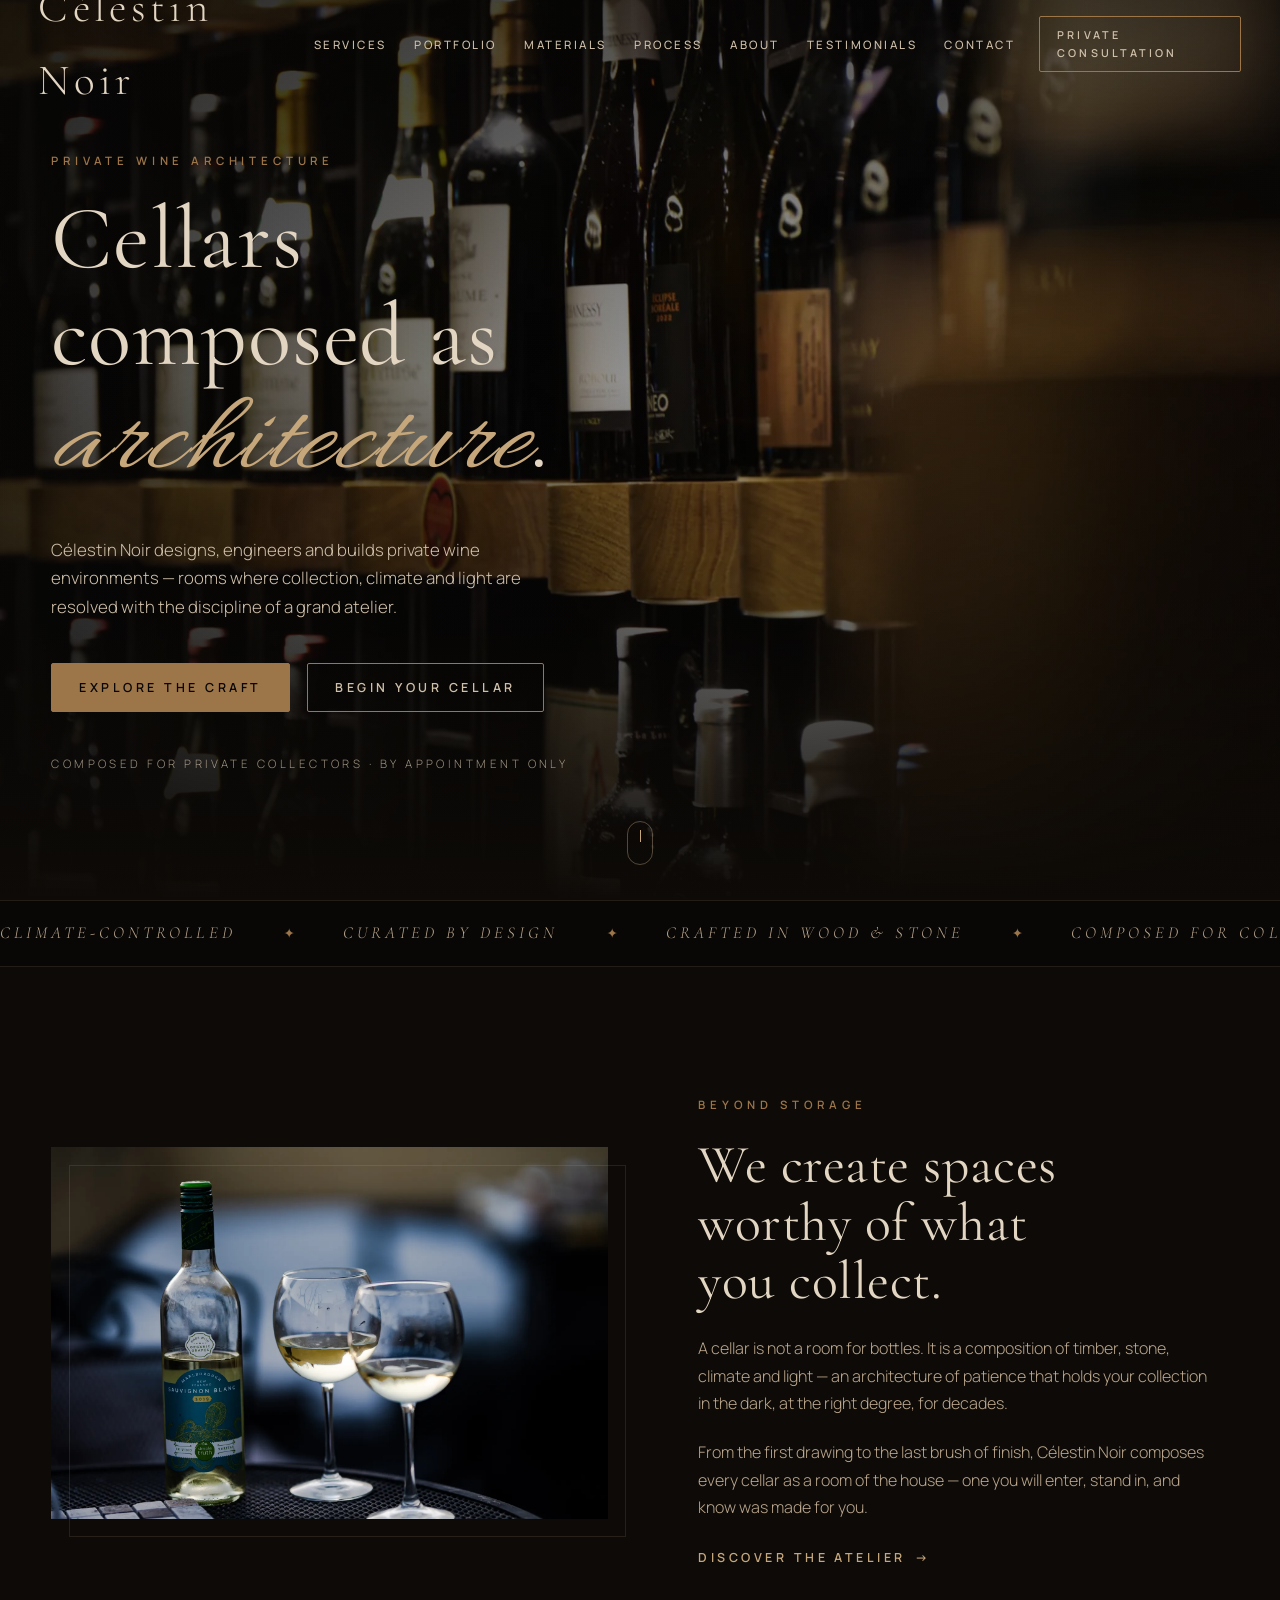
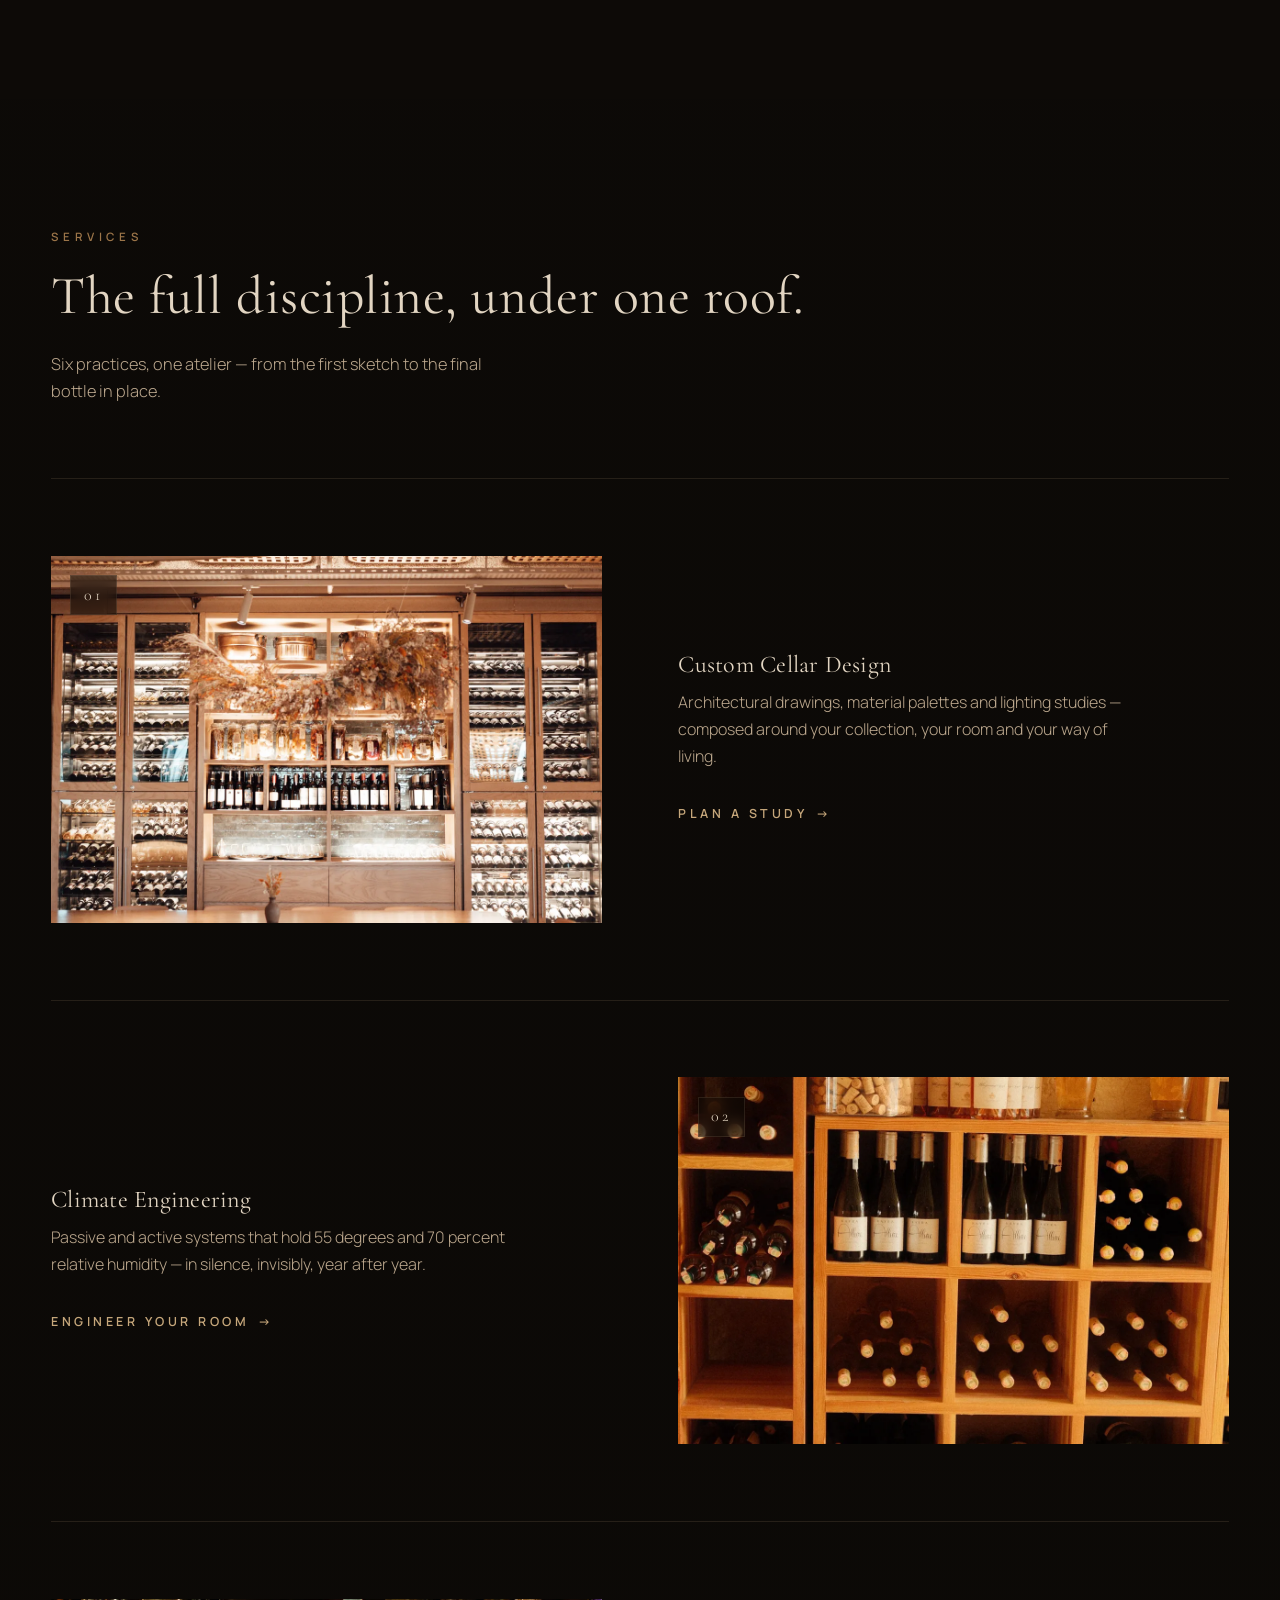
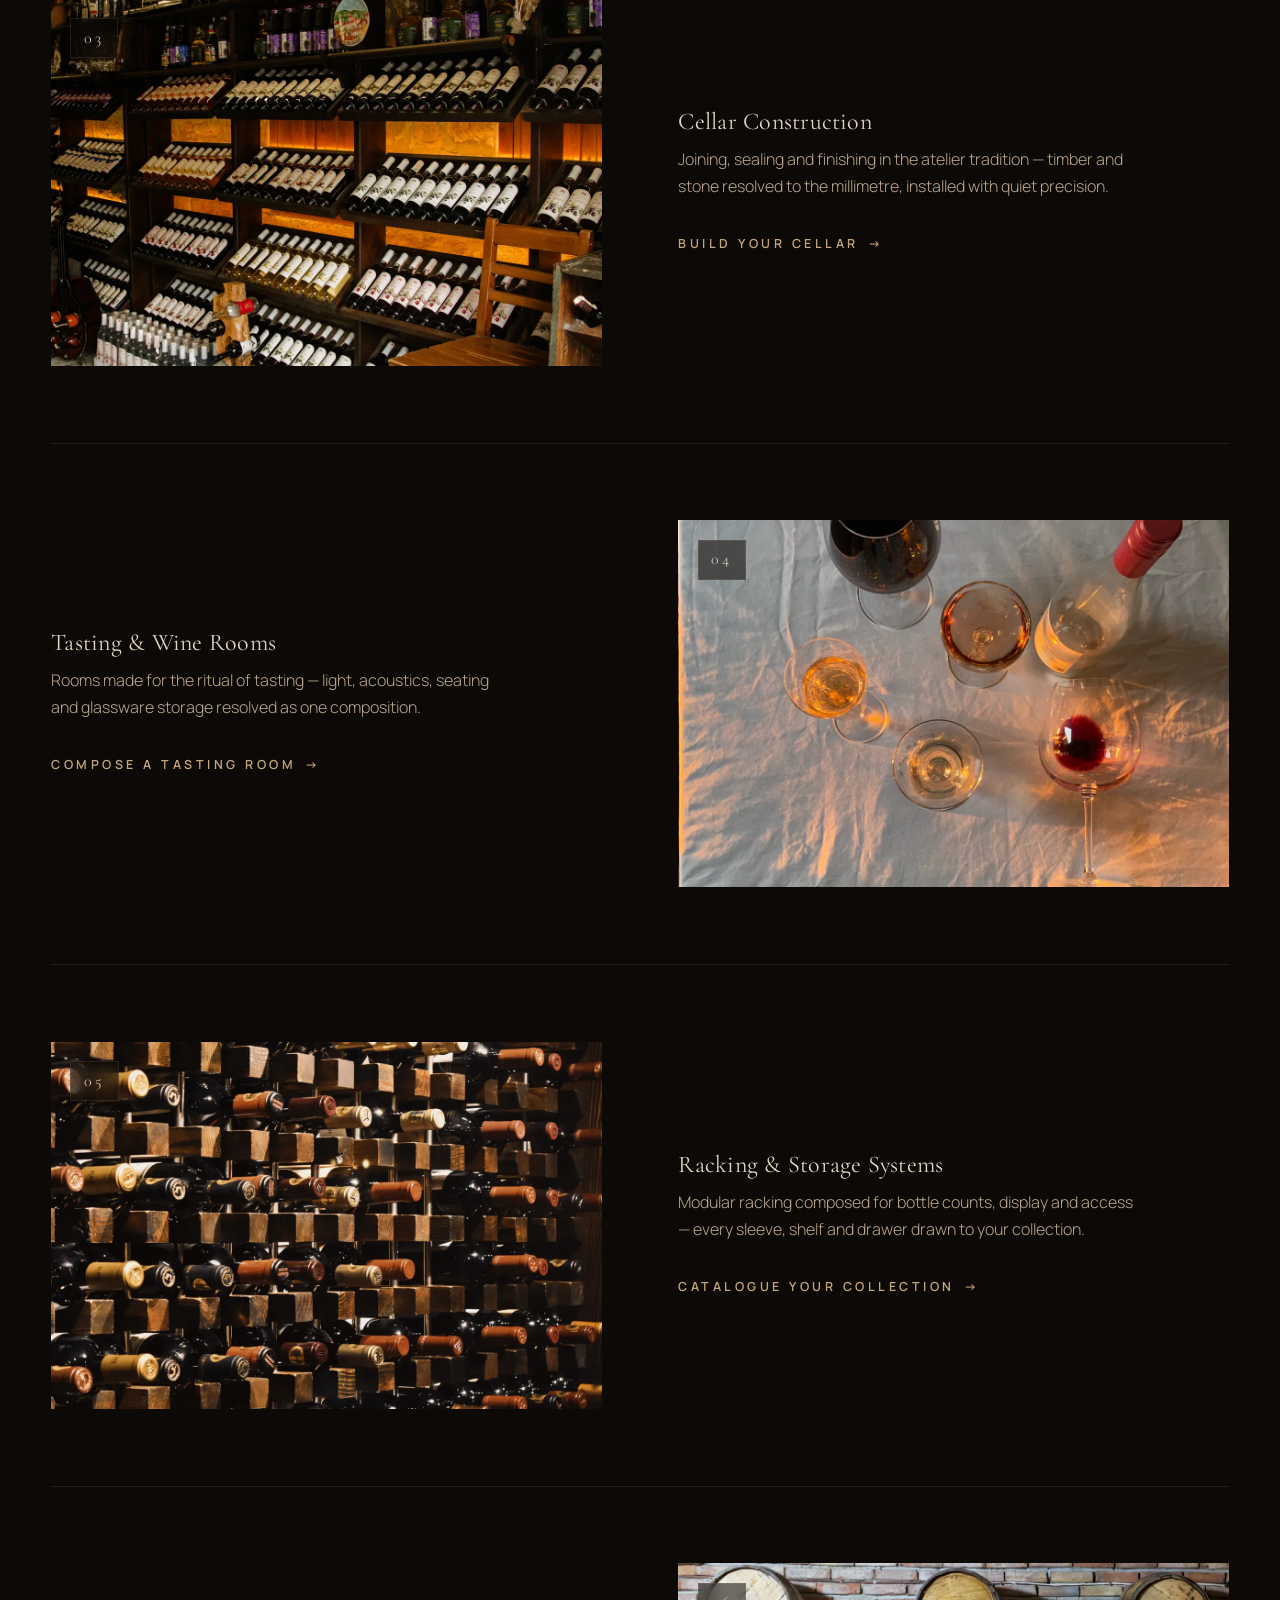
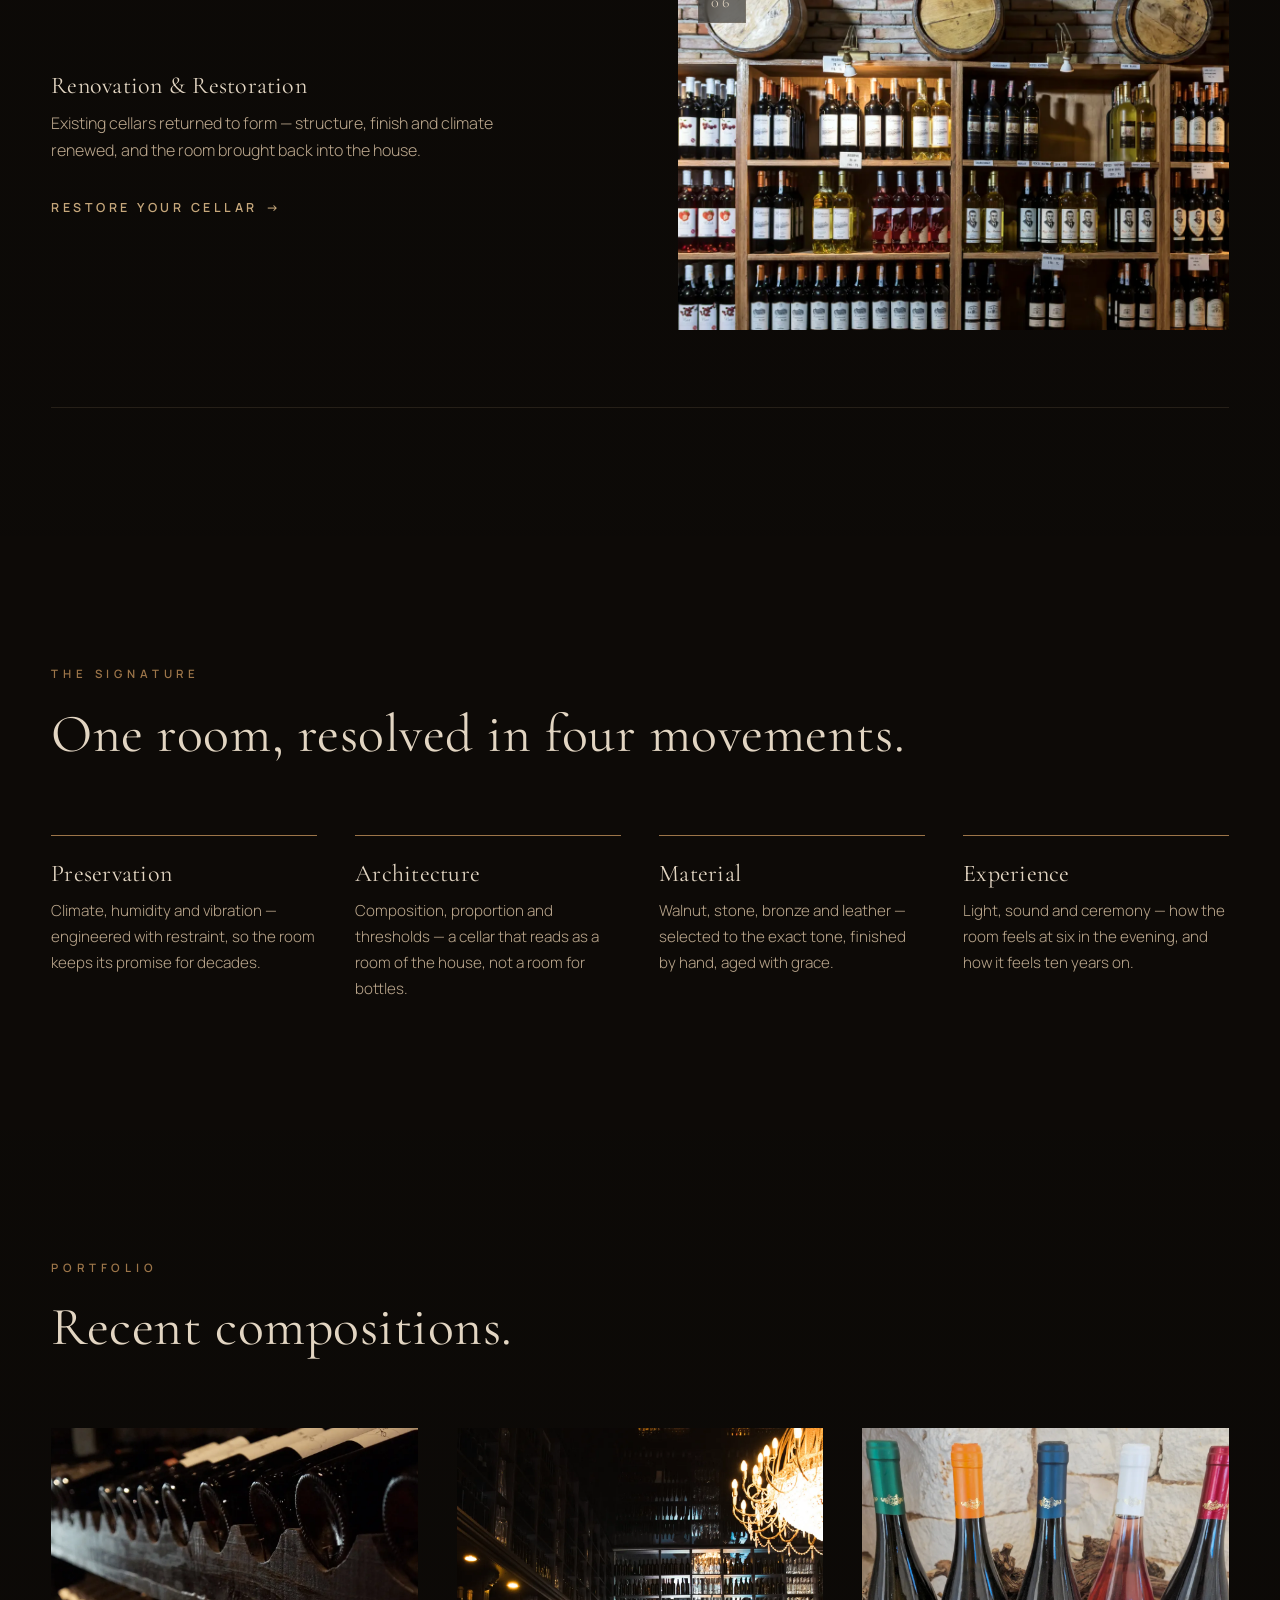
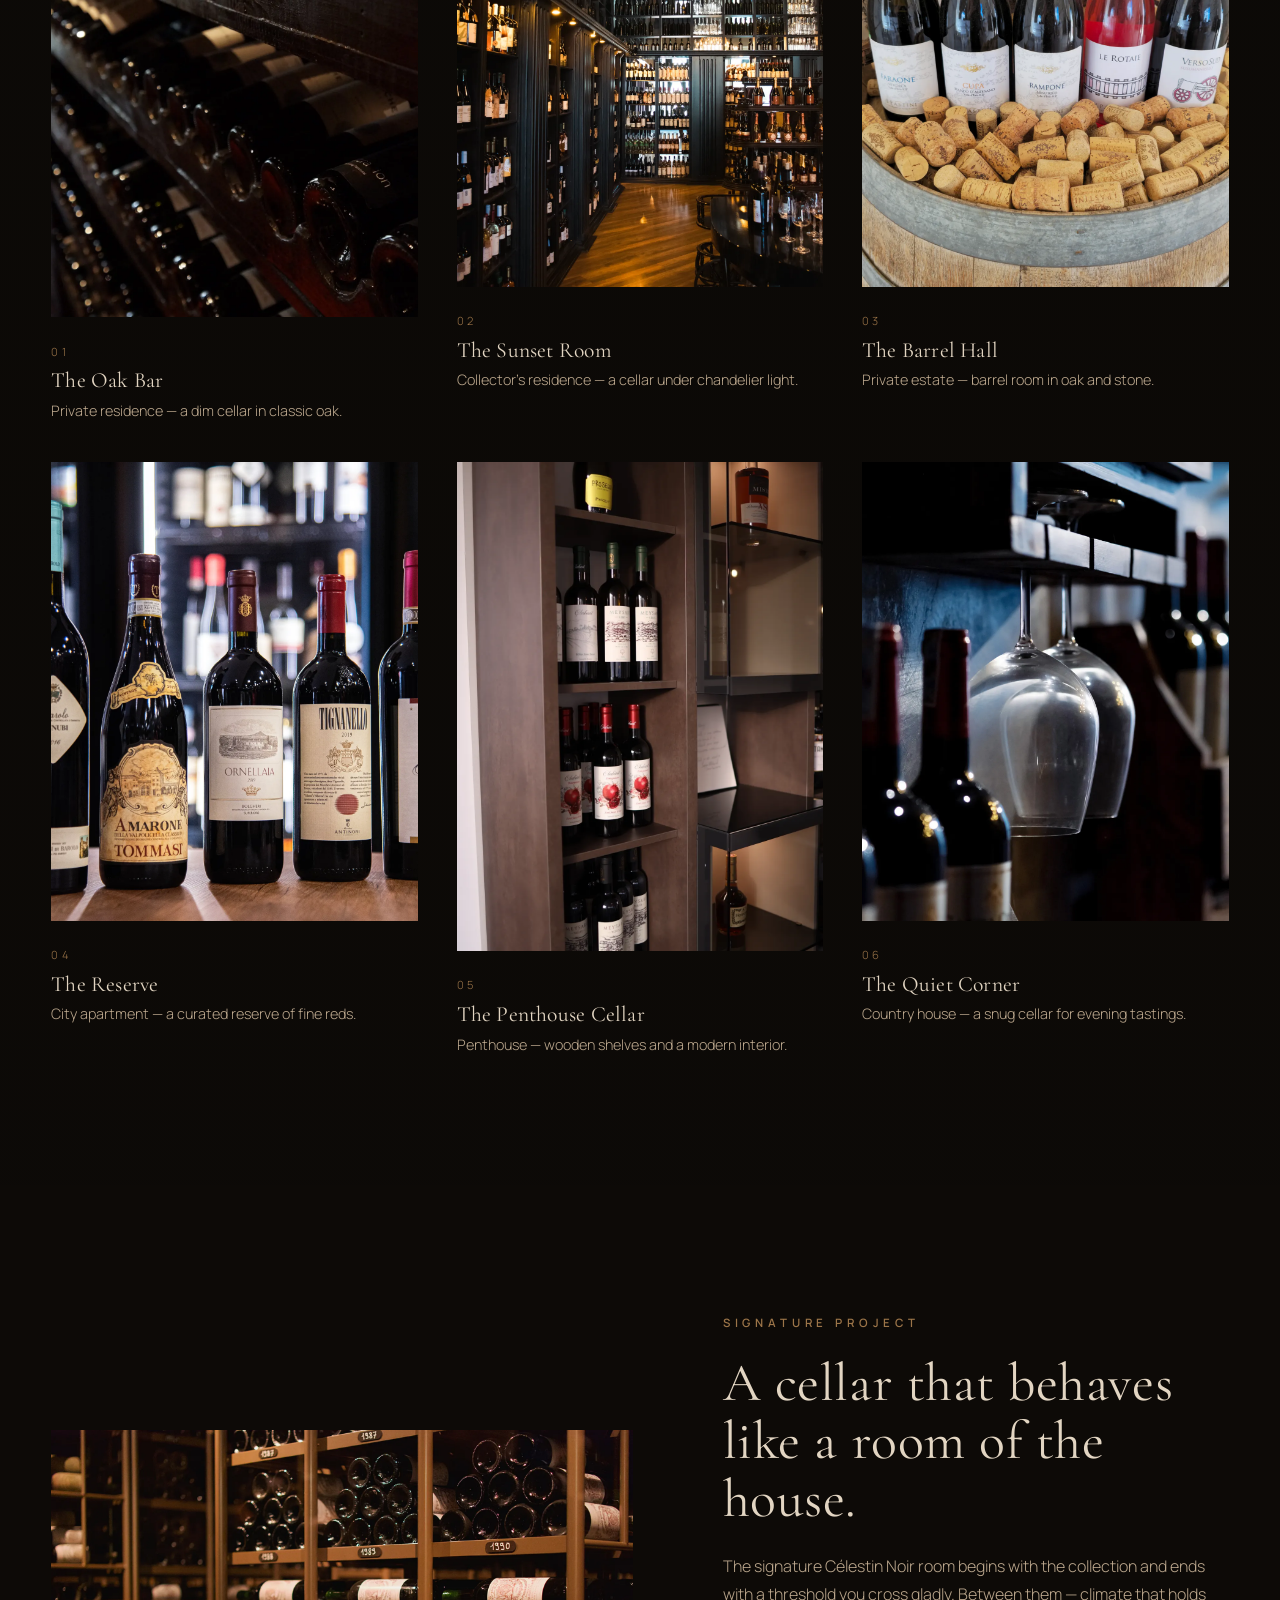
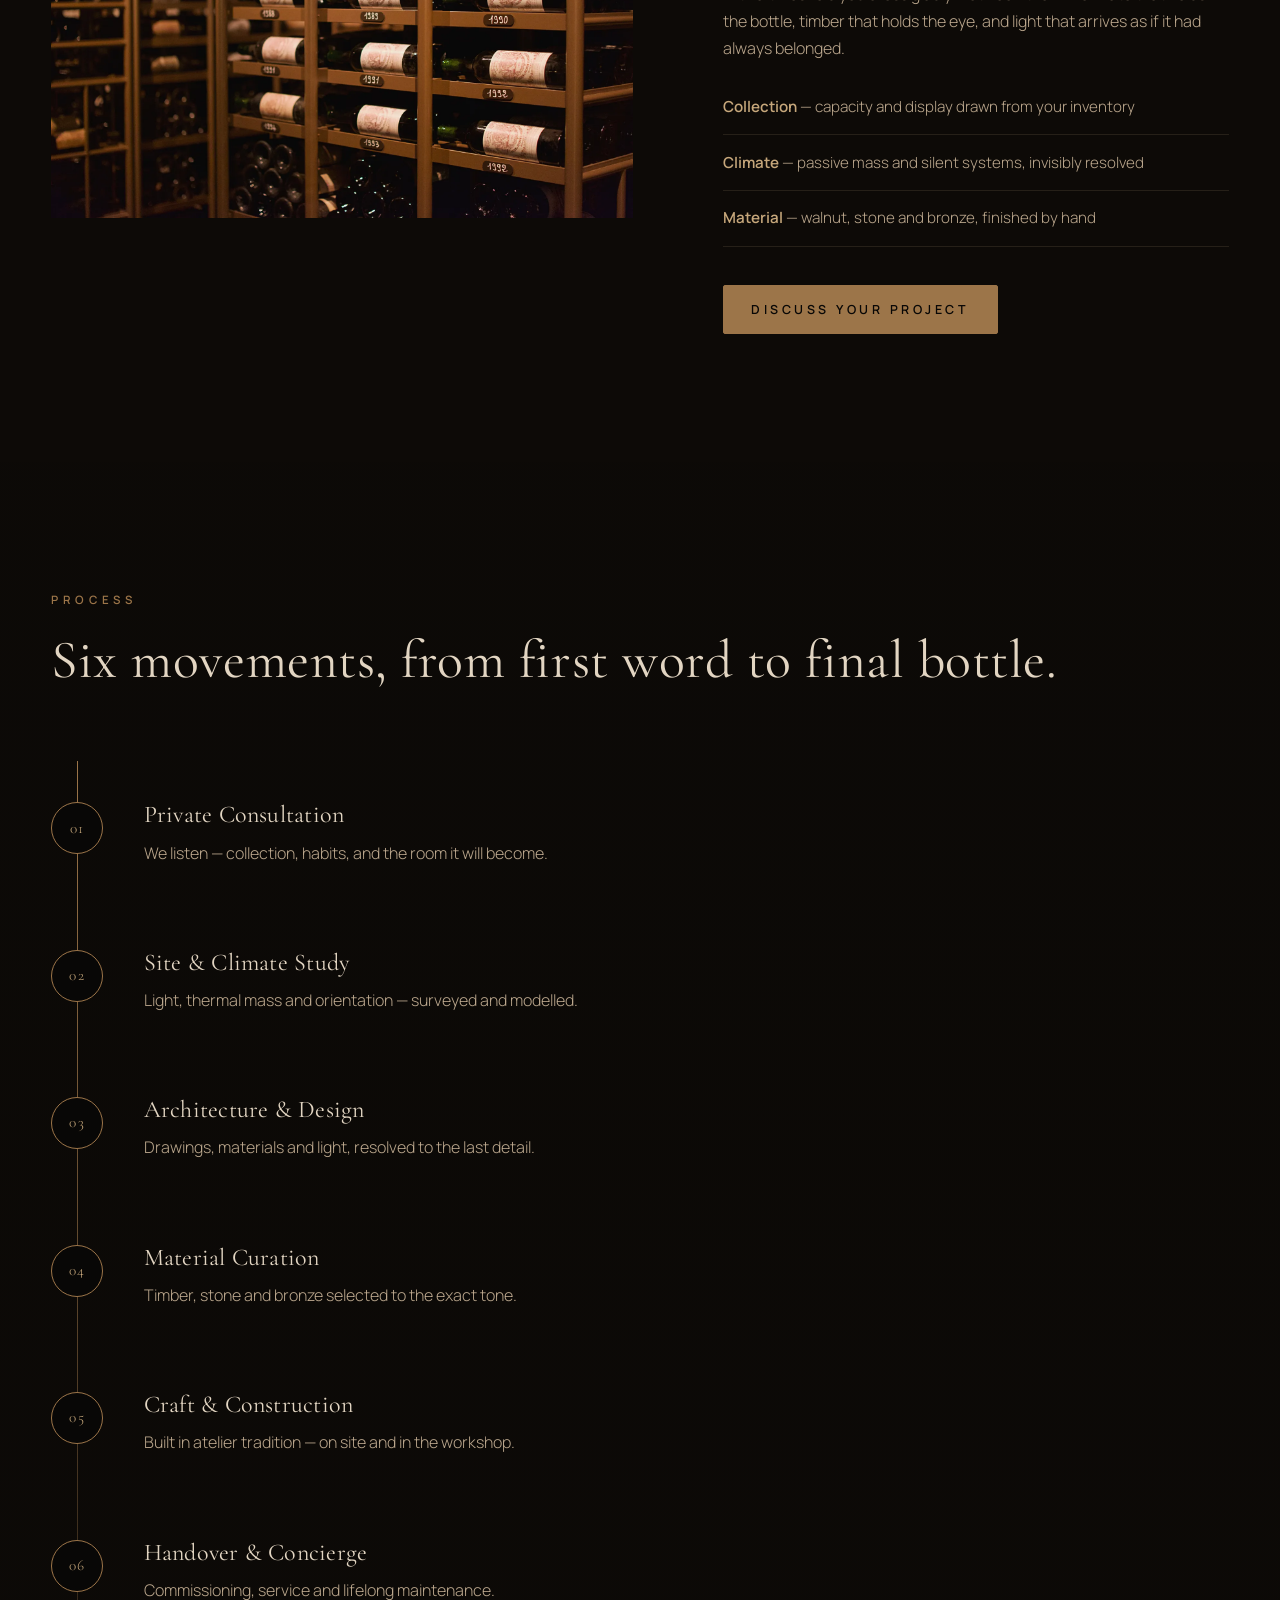
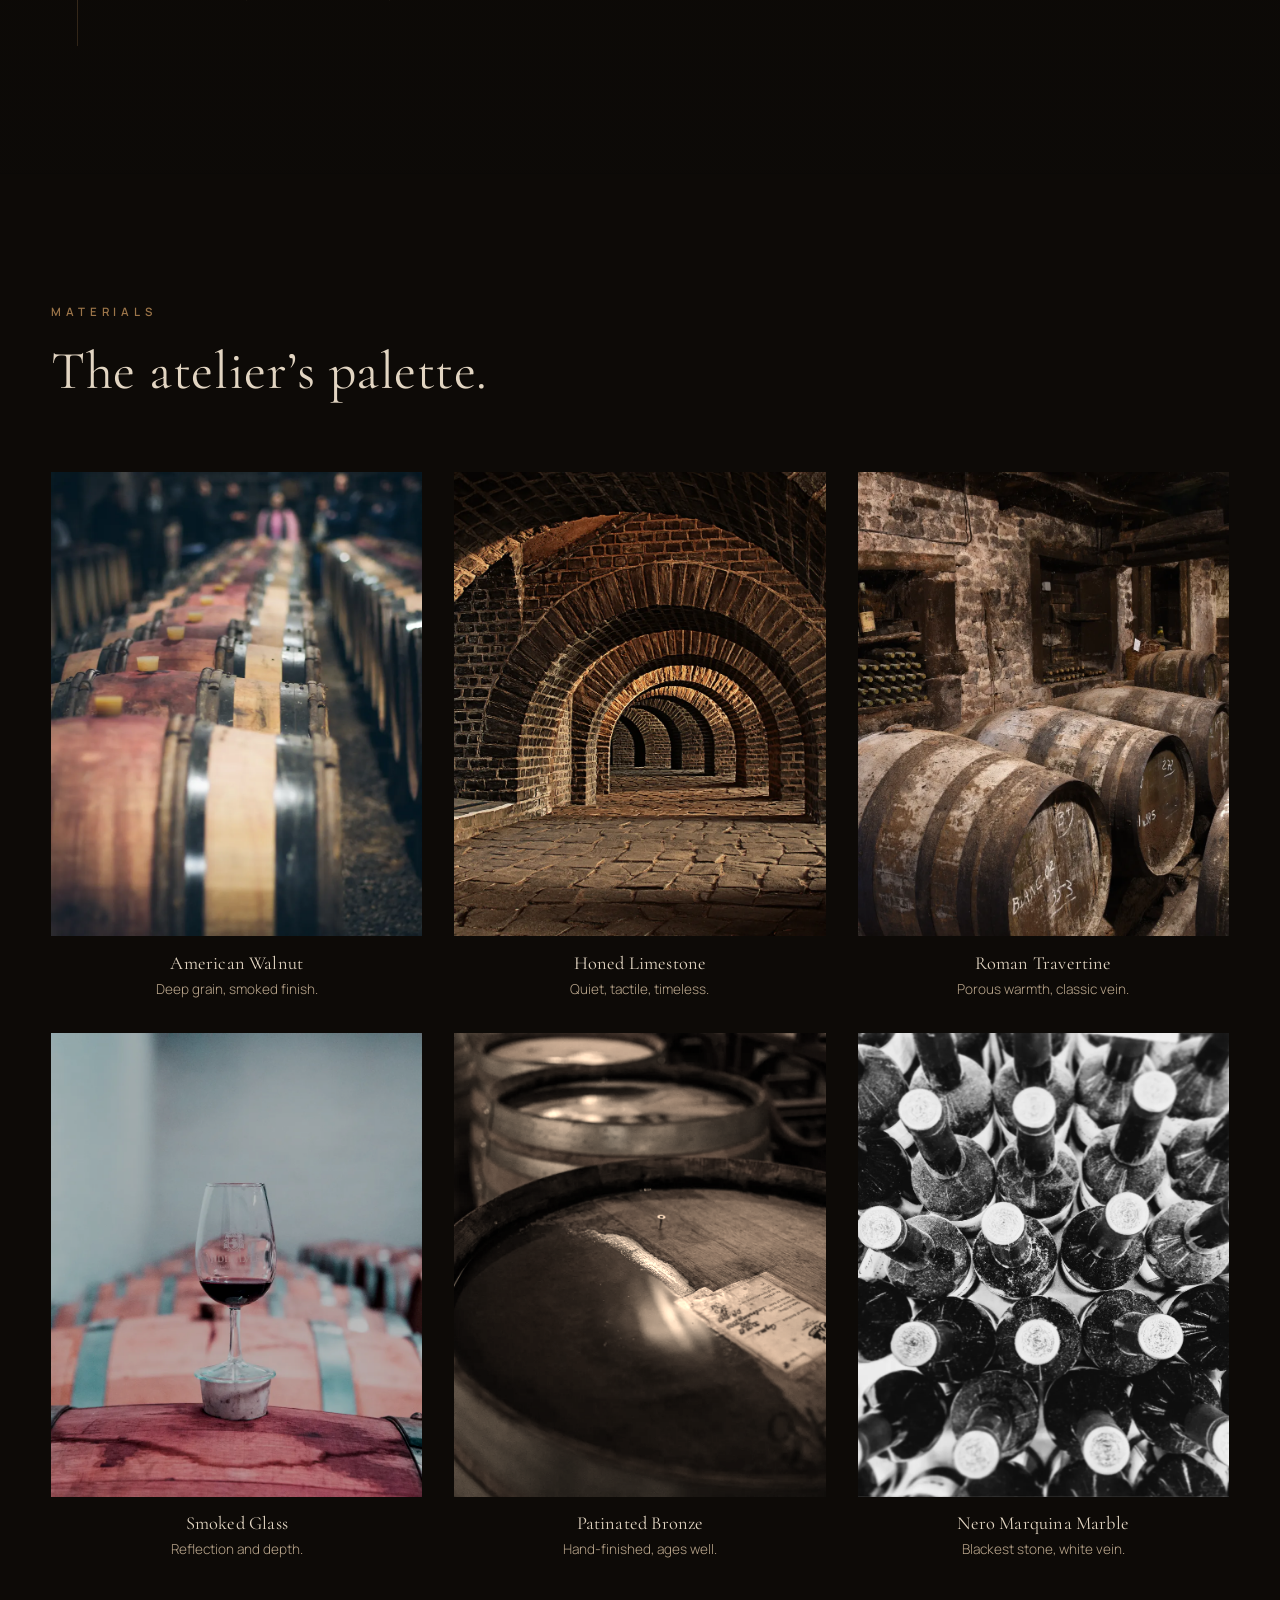
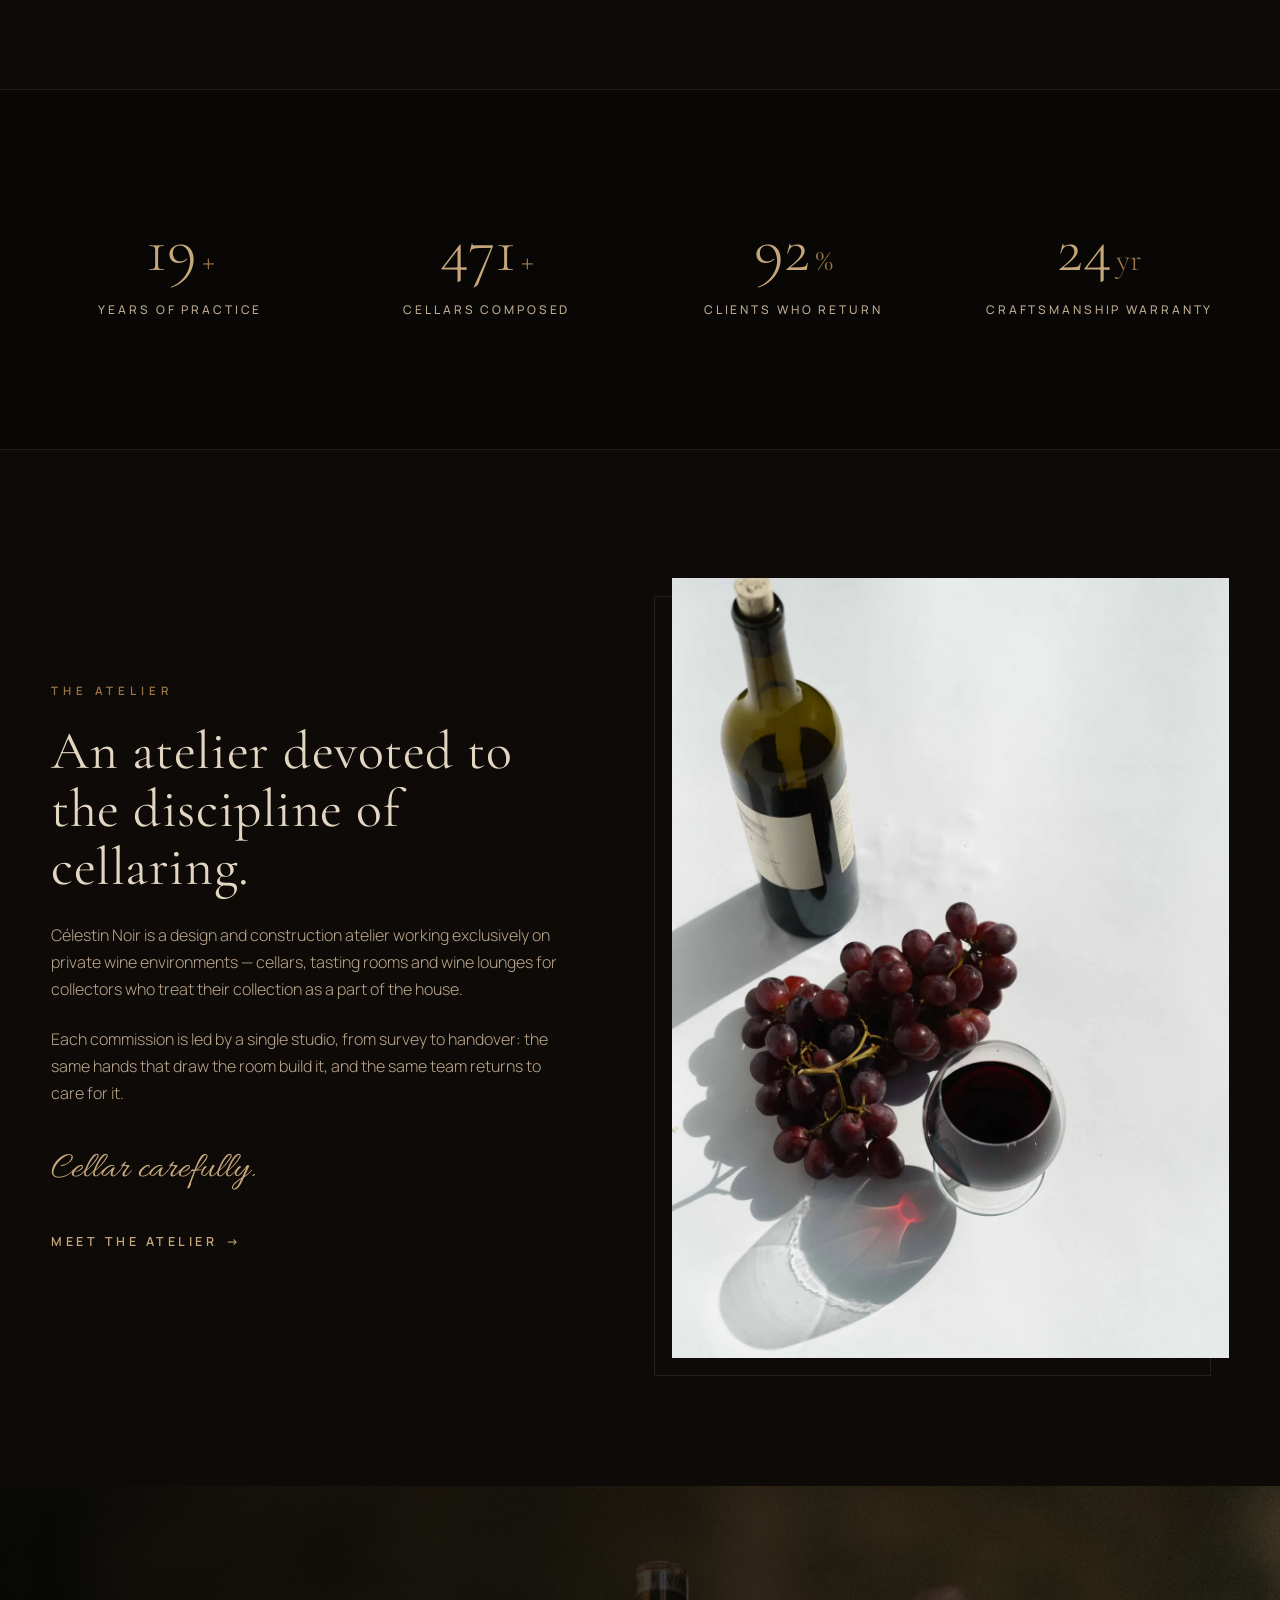
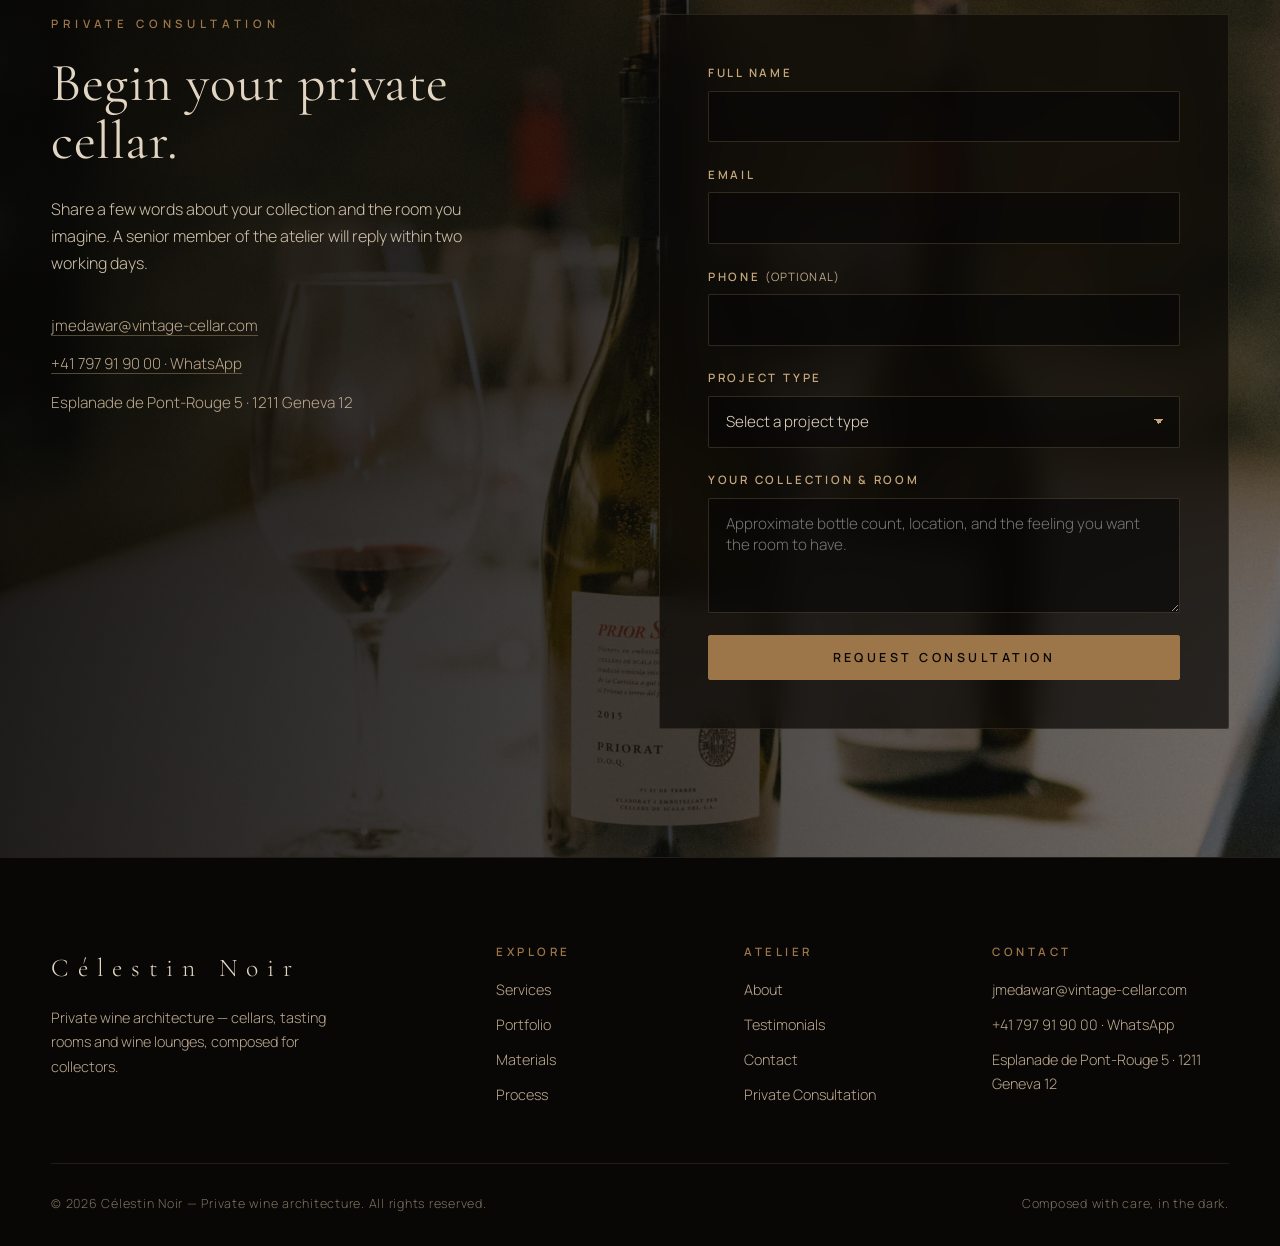
<file: index.html>
<!DOCTYPE html>
<html lang="en">
<head>
  <meta charset="UTF-8">
  <meta name="viewport" content="width=device-width, initial-scale=1.0">
  <title>Célestin Noir — Private Wine Cellar Architecture</title>
  <meta name="description" content="Célestin Noir designs, engineers and builds private wine cellars, tasting rooms and wine lounges — rooms composed with the discipline of a grand atelier.">
  <meta name="robots" content="index, follow">
  <meta name="theme-color" content="#0D0A07">
  <link rel="icon" type="image/svg+xml" href="assets/img/favicon.svg">
  <link rel="canonical" href="https://cellare.example/">

  <meta property="og:type" content="website">
  <meta property="og:site_name" content="Célestin Noir">
  <meta property="og:title" content="Célestin Noir — Private Wine Cellar Architecture">
  <meta property="og:description" content="Private wine cellars, tasting rooms and wine lounges — composed with the discipline of a grand atelier.">
  <meta property="og:url" content="https://cellare.example/">
  <meta property="og:image" content="https://cellare.example/assets/img/hero.webp">
  <meta property="og:image:width" content="1920">
  <meta property="og:image:height" content="1080">
  <meta name="twitter:card" content="summary_large_image">

  <link rel="preconnect" href="https://fonts.googleapis.com">
  <link rel="preconnect" href="https://fonts.gstatic.com" crossorigin>
  <link rel="preload" as="image" href="assets/img/hero.webp" fetchpriority="high">
  <link href="https://fonts.googleapis.com/css2?family=Cormorant+Garamond:ital,wght@0,300;0,400;0,500;0,600;1,300;1,400;1,500&family=Allura&family=Manrope:wght@300;400;500;600;700&display=swap" rel="stylesheet">
  <link rel="stylesheet" href="css/styles.css">

  <script type="application/ld+json">
  {
    "@context": "https://schema.org",
    "@type": "Organization",
    "name": "Célestin Noir",
    "description": "Private wine cellar architecture and construction atelier.",
    "url": "https://cellare.example/",
    "email": "jmedawar@vintage-cellar.com",
    "telephone": "+41 797 91 90 00",
    "address": {
      "@type": "PostalAddress",
      "streetAddress": "Esplanade de Pont-Rouge 5, CP 225",
      "postalCode": "1211",
      "addressLocality": "Geneva 12",
      "addressCountry": "CH"
    }
  }
  </script>
</head>
<body>

  <header class="site-header" id="top">
    <nav class="nav" aria-label="Primary">
      <div class="nav__inner">
        <a class="nav__brand" href="#top" aria-label="Célestin Noir — home">
          <span class="nav__brand-mark">Célestin Noir</span>
        </a>
        <ul class="nav__links">
          <li><a href="services.html">Services</a></li>
          <li><a href="portfolio.html">Portfolio</a></li>
          <li><a href="materials.html">Materials</a></li>
          <li><a href="process.html">Process</a></li>
          <li><a href="about.html">About</a></li>
          <li><a href="testimonials.html">Testimonials</a></li>
          <li><a href="contact.html">Contact</a></li>
        </ul>
        <a class="btn btn--ghost btn--nav" href="contact.html">Private Consultation</a>
        <button class="nav__toggle" type="button" aria-expanded="false" aria-controls="nav-menu" aria-label="Open menu">
          <span></span><span></span>
        </button>
      </div>
      <div class="nav__menu" id="nav-menu">
        <ul class="nav__menu-links">
          <li><a href="services.html">Services</a></li>
          <li><a href="portfolio.html">Portfolio</a></li>
          <li><a href="materials.html">Materials</a></li>
          <li><a href="process.html">Process</a></li>
          <li><a href="about.html">About</a></li>
          <li><a href="testimonials.html">Testimonials</a></li>
          <li><a href="contact.html">Contact</a></li>
        </ul>
        <a class="btn btn--ghost" href="contact.html">Private Consultation</a>
      </div>
    </nav>
  </header>

  <main>

    <section class="hero" id="home">
      <div class="hero__media" aria-hidden="true">
        <img src="assets/img/hero.webp" alt="A luxurious wine cellar with elegant wooden shelving and rows of wine bottles" width="1920" height="1080" fetchpriority="high">
      </div>
      <div class="hero__shade" aria-hidden="true"></div>
      <div class="hero__content">
        <p class="eyebrow hero__eyebrow">Private wine architecture</p>
        <h1 class="hero__title">Cellars composed as <em>architecture</em>.</h1>
        <p class="hero__lede">Célestin Noir designs, engineers and builds private wine environments — rooms where collection, climate and light are resolved with the discipline of a grand atelier.</p>
        <div class="hero__actions">
          <a class="btn btn--primary" href="services.html">Explore the Craft</a>
          <a class="btn btn--ghost" href="contact.html">Begin Your Cellar</a>
        </div>
        <p class="hero__note">Composed for private collectors · By appointment only</p>
      </div>
      <a class="hero__scroll" href="#intro" aria-label="Scroll to introduction">
        <span class="hero__scroll-line"></span>
      </a>
    </section>

    <div class="marquee" aria-hidden="true">
      <div class="marquee__track">
        <span>Climate-controlled</span><i>✦</i>
        <span>Curated by design</span><i>✦</i>
        <span>Crafted in wood &amp; stone</span><i>✦</i>
        <span>Composed for collectors</span><i>✦</i>
        <span>Climate-controlled</span><i>✦</i>
        <span>Curated by design</span><i>✦</i>
        <span>Crafted in wood &amp; stone</span><i>✦</i>
        <span>Composed for collectors</span><i>✦</i>
      </div>
    </div>

    <section class="intro section" id="intro">
      <div class="container container--wide">
        <div class="intro__grid">
          <div class="intro__media reveal">
            <img src="assets/img/intro.webp" alt="Red wine poured elegantly into a glass, the bottle beside it in soft light" width="1800" height="1200" loading="lazy">
          </div>
          <div class="intro__body">
            <p class="eyebrow">Beyond storage</p>
            <h2 class="h2">We create spaces worthy of what you collect.</h2>
            <p class="intro__copy">A cellar is not a room for bottles. It is a composition of timber, stone, climate and light — an architecture of patience that holds your collection in the dark, at the right degree, for decades.</p>
            <p class="intro__copy">From the first drawing to the last brush of finish, Célestin Noir composes every cellar as a room of the house — one you will enter, stand in, and know was made for you.</p>
            <a class="link-arrow" href="services.html">Discover the atelier <span aria-hidden="true">→</span></a>
          </div>
        </div>
      </div>
    </section>

    <section class="services section" id="services">
      <div class="container">
        <header class="section-head reveal">
          <p class="eyebrow">Services</p>
          <h2 class="h2">The full discipline, under one roof.</h2>
          <p class="section-head__sub">Six practices, one atelier — from the first sketch to the final bottle in place.</p>
        </header>

        <article class="svc reveal">
          <div class="svc__media">
            <img src="assets/img/srv-01.webp" alt="A modern enoteca wine room with bottles displayed in warm light" width="1200" height="800" loading="lazy">
            <span class="svc__num">01</span>
          </div>
          <div class="svc__body">
            <h3 class="h3">Custom Cellar Design</h3>
            <p>Architectural drawings, material palettes and lighting studies — composed around your collection, your room and your way of living.</p>
            <a class="link-arrow" href="contact.html">Plan a study <span aria-hidden="true">→</span></a>
          </div>
        </article>

        <article class="svc svc--rev reveal">
          <div class="svc__media">
            <img src="assets/img/srv-02.webp" alt="Wine bottles stored in a wooden rack with warm tones" width="1200" height="800" loading="lazy">
            <span class="svc__num">02</span>
          </div>
          <div class="svc__body">
            <h3 class="h3">Climate Engineering</h3>
            <p>Passive and active systems that hold 55 degrees and 70 percent relative humidity — in silence, invisibly, year after year.</p>
            <a class="link-arrow" href="contact.html">Engineer your room <span aria-hidden="true">→</span></a>
          </div>
        </article>

        <article class="svc reveal">
          <div class="svc__media">
            <img src="assets/img/srv-03.webp" alt="A rustic cellar with rows of wine bottles on wooden shelves" width="1200" height="800" loading="lazy">
            <span class="svc__num">03</span>
          </div>
          <div class="svc__body">
            <h3 class="h3">Cellar Construction</h3>
            <p>Joining, sealing and finishing in the atelier tradition — timber and stone resolved to the millimetre, installed with quiet precision.</p>
            <a class="link-arrow" href="contact.html">Build your cellar <span aria-hidden="true">→</span></a>
          </div>
        </article>

        <article class="svc svc--rev reveal">
          <div class="svc__media">
            <img src="assets/img/srv-04.webp" alt="Wine glasses arranged on linen in soft, shadowed light" width="1200" height="800" loading="lazy">
            <span class="svc__num">04</span>
          </div>
          <div class="svc__body">
            <h3 class="h3">Tasting &amp; Wine Rooms</h3>
            <p>Rooms made for the ritual of tasting — light, acoustics, seating and glassware storage resolved as one composition.</p>
            <a class="link-arrow" href="contact.html">Compose a tasting room <span aria-hidden="true">→</span></a>
          </div>
        </article>

        <article class="svc reveal">
          <div class="svc__media">
            <img src="assets/img/srv-05.webp" alt="Wine bottles displayed vertically on dark wooden racks" width="1200" height="800" loading="lazy">
            <span class="svc__num">05</span>
          </div>
          <div class="svc__body">
            <h3 class="h3">Racking &amp; Storage Systems</h3>
            <p>Modular racking composed for bottle counts, display and access — every sleeve, shelf and drawer drawn to your collection.</p>
            <a class="link-arrow" href="contact.html">Catalogue your collection <span aria-hidden="true">→</span></a>
          </div>
        </article>

        <article class="svc svc--rev reveal">
          <div class="svc__media">
            <img src="assets/img/srv-06.webp" alt="A rustic cellar with wine bottles, brick walls and wooden barrels" width="1200" height="800" loading="lazy">
            <span class="svc__num">06</span>
          </div>
          <div class="svc__body">
            <h3 class="h3">Renovation &amp; Restoration</h3>
            <p>Existing cellars returned to form — structure, finish and climate renewed, and the room brought back into the house.</p>
            <a class="link-arrow" href="contact.html">Restore your cellar <span aria-hidden="true">→</span></a>
          </div>
        </article>
      </div>
    </section>

    <section class="signature section">
      <div class="container">
        <header class="section-head reveal">
          <p class="eyebrow">The Signature</p>
          <h2 class="h2">One room, resolved in four movements.</h2>
        </header>
        <div class="signature__grid">
          <div class="sig reveal">
            <h3 class="h3">Preservation</h3>
            <p>Climate, humidity and vibration — engineered with restraint, so the room keeps its promise for decades.</p>
          </div>
          <div class="sig reveal">
            <h3 class="h3">Architecture</h3>
            <p>Composition, proportion and thresholds — a cellar that reads as a room of the house, not a room for bottles.</p>
          </div>
          <div class="sig reveal">
            <h3 class="h3">Material</h3>
            <p>Walnut, stone, bronze and leather — selected to the exact tone, finished by hand, aged with grace.</p>
          </div>
          <div class="sig reveal">
            <h3 class="h3">Experience</h3>
            <p>Light, sound and ceremony — how the room feels at six in the evening, and how it feels ten years on.</p>
          </div>
        </div>
      </div>
    </section>

    <section class="portfolio section" id="portfolio">
      <div class="container container--wide">
        <header class="section-head reveal">
          <p class="eyebrow">Portfolio</p>
          <h2 class="h2">Recent compositions.</h2>
        </header>
        <div class="portfolio__grid">
          <figure class="prj prj--tall reveal">
            <div class="prj__media">
              <img src="assets/img/prj-01.webp" alt="A dimly lit wine cellar with rows of bottles on rustic wooden shelves" width="1200" height="1500" loading="lazy">
            </div>
            <figcaption>
              <span class="prj__num">01</span>
              <h3 class="h3">The Oak Bar</h3>
              <p>Private residence — a dim cellar in classic oak.</p>
            </figcaption>
          </figure>
          <figure class="prj reveal">
            <div class="prj__media">
              <img src="assets/img/prj-02.webp" alt="An elegant wine cellar with a chandelier and glowing bottle display" width="1200" height="1500" loading="lazy">
            </div>
            <figcaption>
              <span class="prj__num">02</span>
              <h3 class="h3">The Sunset Room</h3>
              <p>Collector&rsquo;s residence — a cellar under chandelier light.</p>
            </figcaption>
          </figure>
          <figure class="prj reveal">
            <div class="prj__media">
              <img src="assets/img/prj-03.webp" alt="Wine bottles and corks resting on a barrel against a stone wall" width="1200" height="1500" loading="lazy">
            </div>
            <figcaption>
              <span class="prj__num">03</span>
              <h3 class="h3">The Barrel Hall</h3>
              <p>Private estate — barrel room in oak and stone.</p>
            </figcaption>
          </figure>
          <figure class="prj reveal">
            <div class="prj__media">
              <img src="assets/img/prj-04.webp" alt="A premium selection of red wines displayed in an elegant setting" width="1200" height="1500" loading="lazy">
            </div>
            <figcaption>
              <span class="prj__num">04</span>
              <h3 class="h3">The Reserve</h3>
              <p>City apartment — a curated reserve of fine reds.</p>
            </figcaption>
          </figure>
          <figure class="prj prj--tall reveal">
            <div class="prj__media">
              <img src="assets/img/prj-05.webp" alt="Red and white wine bottles arranged on wooden shelves in a modern interior" width="1200" height="1500" loading="lazy">
            </div>
            <figcaption>
              <span class="prj__num">05</span>
              <h3 class="h3">The Penthouse Cellar</h3>
              <p>Penthouse — wooden shelves and a modern interior.</p>
            </figcaption>
          </figure>
          <figure class="prj reveal">
            <div class="prj__media">
              <img src="assets/img/prj-06.webp" alt="Wine bottles and glasses resting in a dim, cozy cellar corner" width="1200" height="1500" loading="lazy">
            </div>
            <figcaption>
              <span class="prj__num">06</span>
              <h3 class="h3">The Quiet Corner</h3>
              <p>Country house — a snug cellar for evening tastings.</p>
            </figcaption>
          </figure>
        </div>
      </div>
    </section>

    <section class="feature section">
      <div class="container container--wide">
        <div class="feature__grid">
          <div class="feature__media reveal">
            <img src="assets/img/feature.webp" alt="Vintage wine bottles displayed in a dimly lit cellar" width="1800" height="1200" loading="lazy">
          </div>
          <div class="feature__body">
            <p class="eyebrow">Signature project</p>
            <h2 class="h2">A cellar that behaves like a room of the house.</h2>
            <p class="feature__copy">The signature Célestin Noir room begins with the collection and ends with a threshold you cross gladly. Between them — climate that holds the bottle, timber that holds the eye, and light that arrives as if it had always belonged.</p>
            <ul class="feature__list">
              <li><span>Collection</span> — capacity and display drawn from your inventory</li>
              <li><span>Climate</span> — passive mass and silent systems, invisibly resolved</li>
              <li><span>Material</span> — walnut, stone and bronze, finished by hand</li>
            </ul>
            <a class="btn btn--primary" href="contact.html">Discuss your project</a>
          </div>
        </div>
      </div>
    </section>

    <section class="process section" id="process">
      <div class="container">
        <header class="section-head reveal">
          <p class="eyebrow">Process</p>
          <h2 class="h2">Six movements, from first word to final bottle.</h2>
        </header>
        <ol class="process__list">
          <li class="proc reveal">
            <span class="proc__num">01</span>
            <div class="proc__body">
              <h3 class="h3">Private Consultation</h3>
              <p>We listen — collection, habits, and the room it will become.</p>
            </div>
          </li>
          <li class="proc reveal">
            <span class="proc__num">02</span>
            <div class="proc__body">
              <h3 class="h3">Site &amp; Climate Study</h3>
              <p>Light, thermal mass and orientation — surveyed and modelled.</p>
            </div>
          </li>
          <li class="proc reveal">
            <span class="proc__num">03</span>
            <div class="proc__body">
              <h3 class="h3">Architecture &amp; Design</h3>
              <p>Drawings, materials and light, resolved to the last detail.</p>
            </div>
          </li>
          <li class="proc reveal">
            <span class="proc__num">04</span>
            <div class="proc__body">
              <h3 class="h3">Material Curation</h3>
              <p>Timber, stone and bronze selected to the exact tone.</p>
            </div>
          </li>
          <li class="proc reveal">
            <span class="proc__num">05</span>
            <div class="proc__body">
              <h3 class="h3">Craft &amp; Construction</h3>
              <p>Built in atelier tradition — on site and in the workshop.</p>
            </div>
          </li>
          <li class="proc reveal">
            <span class="proc__num">06</span>
            <div class="proc__body">
              <h3 class="h3">Handover &amp; Concierge</h3>
              <p>Commissioning, service and lifelong maintenance.</p>
            </div>
          </li>
        </ol>
      </div>
    </section>

    <section class="materials section" id="materials">
      <div class="container container--wide">
        <header class="section-head reveal">
          <p class="eyebrow">Materials</p>
          <h2 class="h2">The atelier&rsquo;s palette.</h2>
        </header>
        <div class="materials__grid">
          <figure class="mat reveal">
            <div class="mat__media">
              <img src="assets/img/mat-walnut.webp" alt="American walnut, deep grain of wine barrels in a cellar" width="900" height="1125" loading="lazy">
            </div>
            <figcaption>
              <h3 class="h3">American Walnut</h3>
              <p>Deep grain, smoked finish.</p>
            </figcaption>
          </figure>
          <figure class="mat reveal">
            <div class="mat__media">
              <img src="assets/img/mat-limestone.webp" alt="Vaulted limestone arches of a historic wine cellar" width="900" height="1125" loading="lazy">
            </div>
            <figcaption>
              <h3 class="h3">Honed Limestone</h3>
              <p>Quiet, tactile, timeless.</p>
            </figcaption>
          </figure>
          <figure class="mat reveal">
            <div class="mat__media">
              <img src="assets/img/mat-travertine.webp" alt="Warm travertine stone walls in a rustic wine cellar" width="900" height="1125" loading="lazy">
            </div>
            <figcaption>
              <h3 class="h3">Roman Travertine</h3>
              <p>Porous warmth, classic vein.</p>
            </figcaption>
          </figure>
          <figure class="mat reveal">
            <div class="mat__media mat__media--glass">
              <img src="assets/img/mat-glass.webp" alt="A glass of red wine resting on an oak barrel" width="900" height="1125" loading="lazy">
            </div>
            <figcaption>
              <h3 class="h3">Smoked Glass</h3>
              <p>Reflection and depth.</p>
            </figcaption>
          </figure>
          <figure class="mat reveal">
            <div class="mat__media mat__media--bronze">
              <img src="assets/img/mat-bronze.webp" alt="Oak barrels glowing warmly in a dimly lit winery" width="900" height="1125" loading="lazy">
            </div>
            <figcaption>
              <h3 class="h3">Patinated Bronze</h3>
              <p>Hand-finished, ages well.</p>
            </figcaption>
          </figure>
          <figure class="mat reveal">
            <div class="mat__media">
              <img src="assets/img/mat-marble.webp" alt="Monochrome vintage bottles, black and white like Nero Marquina" width="900" height="1125" loading="lazy">
            </div>
            <figcaption>
              <h3 class="h3">Nero Marquina Marble</h3>
              <p>Blackest stone, white vein.</p>
            </figcaption>
          </figure>
        </div>
      </div>
    </section>

    <section class="numbers section">
      <div class="container">
        <!-- EDIT: replace the four figures below with verified numbers -->
        <div class="numbers__grid">
          <div class="num reveal">
            <span class="num__value" data-count="20">0</span><span class="num__suffix">+</span>
            <p>Years of practice</p>
          </div>
          <div class="num reveal">
            <span class="num__value" data-count="500">0</span><span class="num__suffix">+</span>
            <p>Cellars composed</p>
          </div>
          <div class="num reveal">
            <span class="num__value" data-count="98">0</span><span class="num__suffix">%</span>
            <p>Clients who return</p>
          </div>
          <div class="num reveal">
            <span class="num__value" data-count="25">0</span><span class="num__suffix">yr</span>
            <p>Craftsmanship warranty</p>
          </div>
        </div>
      </div>
    </section>

    <section class="about section" id="about">
      <div class="container container--wide">
        <div class="about__grid">
          <div class="about__body">
            <p class="eyebrow">The Atelier</p>
            <h2 class="h2">An atelier devoted to the discipline of cellaring.</h2>
            <p class="about__copy">Célestin Noir is a design and construction atelier working exclusively on private wine environments — cellars, tasting rooms and wine lounges for collectors who treat their collection as a part of the house.</p>
            <p class="about__copy">Each commission is led by a single studio, from survey to handover: the same hands that draw the room build it, and the same team returns to care for it.</p>
            <p class="about__sign">Cellar carefully.</p>
            <a class="link-arrow" href="contact.html">Meet the atelier <span aria-hidden="true">→</span></a>
          </div>
          <div class="about__media reveal">
            <img src="assets/img/about.webp" alt="Elegant glasses of red wine close up in soft light" width="1200" height="1680" loading="lazy">
          </div>
        </div>
      </div>
    </section>

    <section class="contact section" id="contact">
      <div class="contact__media" aria-hidden="true">
        <img src="assets/img/cta.webp" alt="" width="1800" height="1200" loading="lazy">
      </div>
      <div class="contact__shade" aria-hidden="true"></div>
      <div class="container">
        <div class="contact__grid">
          <div class="contact__intro">
            <p class="eyebrow">Private consultation</p>
            <h2 class="h2">Begin your private cellar.</h2>
            <p class="contact__copy">Share a few words about your collection and the room you imagine. A senior member of the atelier will reply within two working days.</p>
            <ul class="contact__meta">
              <li><a href="mailto:jmedawar@vintage-cellar.com">jmedawar@vintage-cellar.com</a></li>
              <li><a href="https://wa.me/41797919000">+41 797 91 90 00 · WhatsApp</a></li>
              <li>Esplanade de Pont-Rouge 5 · 1211 Geneva 12</li>
            </ul>
          </div>
          <form class="form" id="contact-form" novalidate>
            <div class="form__field">
              <label for="f-name">Full name</label>
              <input type="text" id="f-name" name="name" autocomplete="name" required>
              <p class="form__error" hidden></p>
            </div>
            <div class="form__field">
              <label for="f-email">Email</label>
              <input type="email" id="f-email" name="email" autocomplete="email" required>
              <p class="form__error" hidden></p>
            </div>
            <div class="form__field">
              <label for="f-phone">Phone <span class="form__opt">(optional)</span></label>
              <input type="tel" id="f-phone" name="phone" autocomplete="tel">
              <p class="form__error" hidden></p>
            </div>
            <div class="form__field">
              <label for="f-type">Project type</label>
              <select id="f-type" name="projectType" required>
                <option value="" selected disabled>Select a project type</option>
                <option>Full Turnkey Cellar</option>
                <option>Cellar Renovation &amp; Restoration</option>
                <option>Tasting &amp; Wine Room</option>
                <option>Home Bar &amp; Wine Lounge</option>
                <option>Design Consultation</option>
              </select>
              <p class="form__error" hidden></p>
            </div>
            <div class="form__field">
              <label for="f-message">Your collection &amp; room</label>
              <textarea id="f-message" name="message" rows="4" required placeholder="Approximate bottle count, location, and the feeling you want the room to have."></textarea>
              <p class="form__error" hidden></p>
            </div>
            <button class="btn btn--primary btn--block" type="submit">Request Consultation</button>
          </form>
          <p class="form__success" hidden>Thank you — your request has been received. The atelier will be in touch.</p>
        </div>
      </div>
    </section>

  </main>

  <footer class="footer">
    <div class="container">
      <div class="footer__top">
        <div class="footer__brand">
          <span class="footer__mark">Célestin Noir</span>
          <p>Private wine architecture — cellars, tasting rooms and wine lounges, composed for collectors.</p>
        </div>
        <nav class="footer__col" aria-label="Footer — explore">
          <h4>Explore</h4>
          <ul>
            <li><a href="services.html">Services</a></li>
            <li><a href="portfolio.html">Portfolio</a></li>
            <li><a href="materials.html">Materials</a></li>
            <li><a href="process.html">Process</a></li>
          </ul>
        </nav>
        <nav class="footer__col" aria-label="Footer — atelier">
          <h4>Atelier</h4>
          <ul>
            <li><a href="about.html">About</a></li>
            <li><a href="testimonials.html">Testimonials</a></li>
            <li><a href="contact.html">Contact</a></li>
            <li><a href="contact.html">Private Consultation</a></li>
          </ul>
        </nav>
        <div class="footer__col">
          <h4>Contact</h4>
          <ul>
            <li><a href="mailto:jmedawar@vintage-cellar.com">jmedawar@vintage-cellar.com</a></li>
            <li><a href="https://wa.me/41797919000">+41 797 91 90 00 · WhatsApp</a></li>
            <li>Esplanade de Pont-Rouge 5 · 1211 Geneva 12</li>
          </ul>
        </div>
      </div>
      <div class="footer__bottom">
        <p>&copy; <span id="year">2026</span> Célestin Noir — Private wine architecture. All rights reserved.</p>
        <p>Composed with care, in the dark.</p>
      </div>
    </div>
  </footer>

  <script src="js/main.js" defer></script>
</body>
</html>
</file>
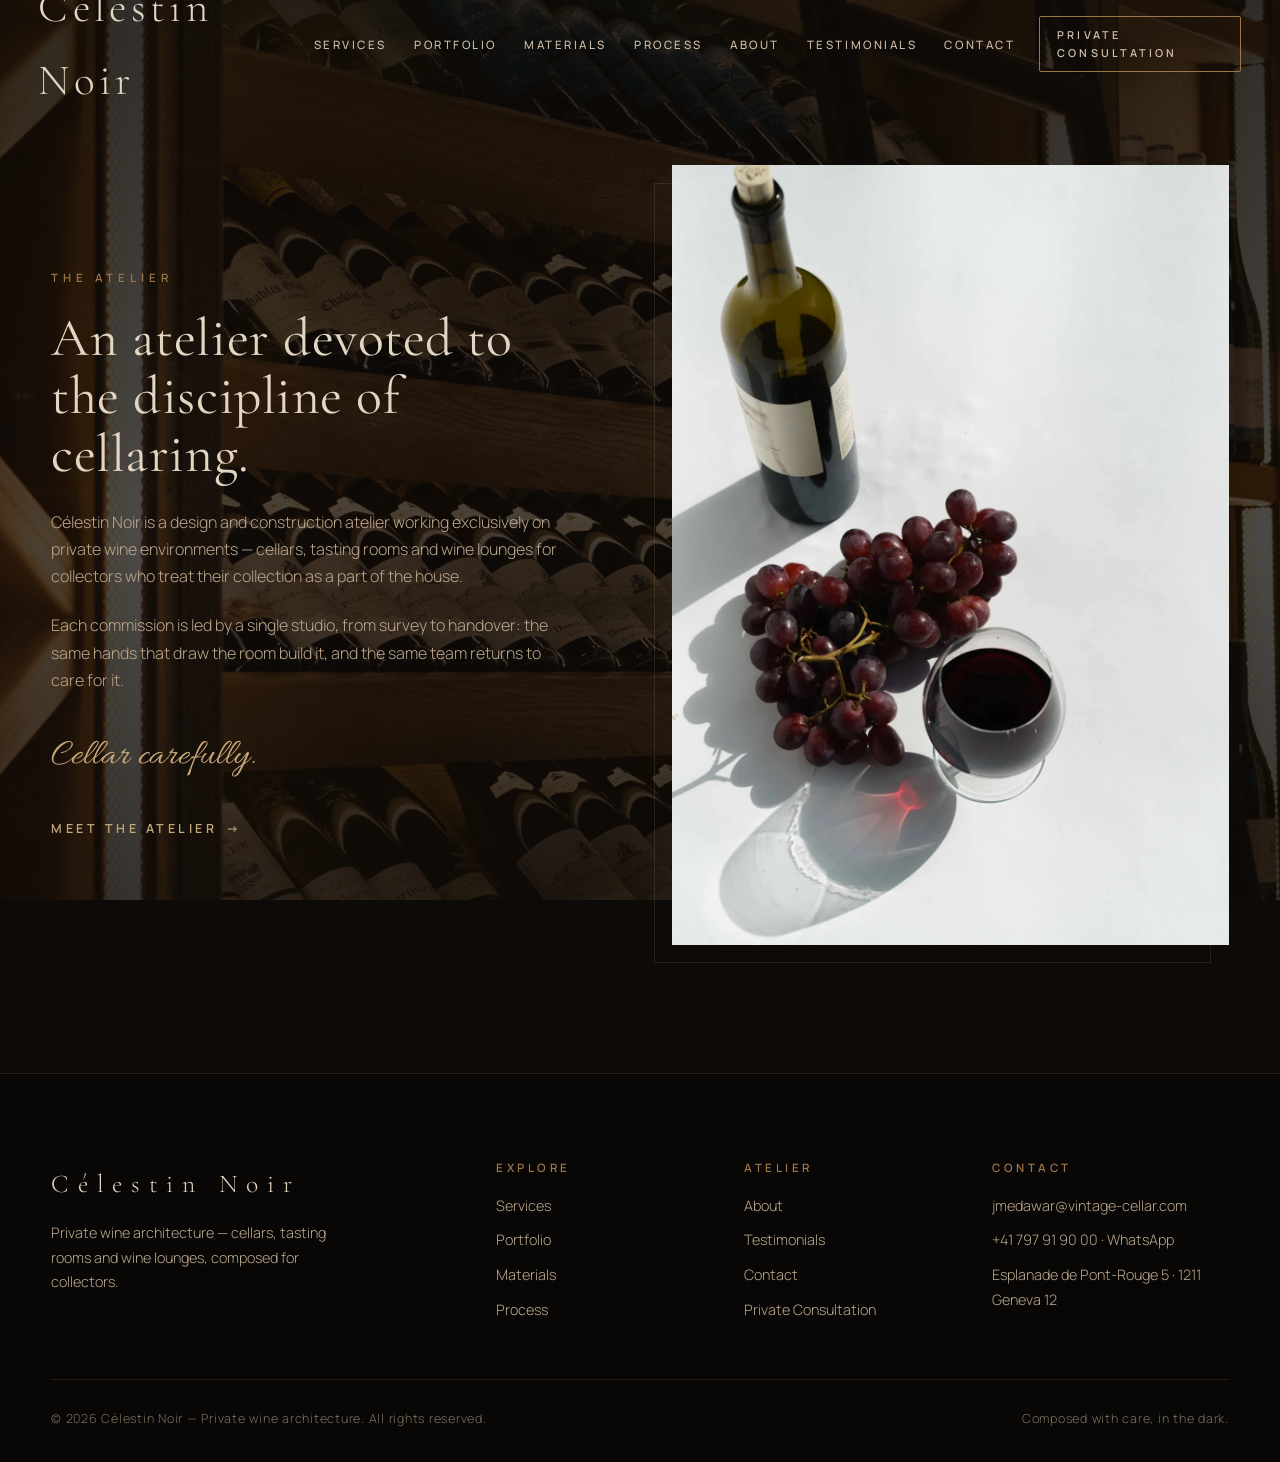
<file: about.html>
<!DOCTYPE html>
<html lang="en">
<head>
  <meta charset="UTF-8">
  <meta name="viewport" content="width=device-width, initial-scale=1.0">
  <title>About — Célestin Noir</title>
  <meta name="description" content="Célestin Noir is a design and construction atelier devoted exclusively to private wine environments.">
  <meta name="robots" content="index, follow">
  <meta name="theme-color" content="#0D0A07">
  <link rel="icon" type="image/svg+xml" href="assets/img/favicon.svg">
  <link rel="canonical" href="https://cellare.example/about.html">

  <meta property="og:type" content="website">
  <meta property="og:site_name" content="Célestin Noir">
  <meta property="og:title" content="About — Célestin Noir">
  <meta property="og:description" content="Private wine cellars, tasting rooms and wine lounges — composed with the discipline of a grand atelier.">
  <meta property="og:url" content="https://cellare.example/about.html">
  <meta property="og:image" content="https://cellare.example/assets/img/hero.webp">
  <meta property="og:image:width" content="1920">
  <meta property="og:image:height" content="1080">
  <meta name="twitter:card" content="summary_large_image">

  <link rel="preconnect" href="https://fonts.googleapis.com">
  <link rel="preconnect" href="https://fonts.gstatic.com" crossorigin>
  <link href="https://fonts.googleapis.com/css2?family=Cormorant+Garamond:ital,wght@0,300;0,400;0,500;0,600;1,300;1,400;1,500&family=Allura&family=Manrope:wght@300;400;500;600;700&display=swap" rel="stylesheet">
  <link rel="stylesheet" href="css/styles.css">

  <script type="application/ld+json">
  {
    "@context": "https://schema.org",
    "@type": "Organization",
    "name": "Célestin Noir",
    "description": "Private wine cellar architecture and construction atelier.",
    "url": "https://cellare.example/",
    "email": "jmedawar@vintage-cellar.com",
    "telephone": "+41 797 91 90 00",
    "address": {
      "@type": "PostalAddress",
      "streetAddress": "Esplanade de Pont-Rouge 5, CP 225",
      "postalCode": "1211",
      "addressLocality": "Geneva 12",
      "addressCountry": "CH"
    }
  }
  </script>
</head>
<body class="subpage"><header class="site-header" id="top">
    <nav class="nav" aria-label="Primary">
      <div class="nav__inner">
        <a class="nav__brand" href="index.html#top" aria-label="Célestin Noir — home">
          <span class="nav__brand-mark">Célestin Noir</span>
        </a>
        <ul class="nav__links">
          <li><a href="services.html">Services</a></li>
          <li><a href="portfolio.html">Portfolio</a></li>
          <li><a href="materials.html">Materials</a></li>
          <li><a href="process.html">Process</a></li>
          <li><a href="about.html">About</a></li>
          <li><a href="testimonials.html">Testimonials</a></li>
          <li><a href="contact.html">Contact</a></li>
        </ul>
        <a class="btn btn--ghost btn--nav" href="contact.html">Private Consultation</a>
        <button class="nav__toggle" type="button" aria-expanded="false" aria-controls="nav-menu" aria-label="Open menu">
          <span></span><span></span>
        </button>
      </div>
      <div class="nav__menu" id="nav-menu">
        <ul class="nav__menu-links">
          <li><a href="services.html">Services</a></li>
          <li><a href="portfolio.html">Portfolio</a></li>
          <li><a href="materials.html">Materials</a></li>
          <li><a href="process.html">Process</a></li>
          <li><a href="about.html">About</a></li>
          <li><a href="testimonials.html">Testimonials</a></li>
          <li><a href="contact.html">Contact</a></li>
        </ul>
        <a class="btn btn--ghost" href="contact.html">Private Consultation</a>
      </div>
    </nav>
  </header><main>
<section class="about section" id="about">
      <div class="container container--wide">
        <div class="about__grid">
          <div class="about__body">
            <p class="eyebrow">The Atelier</p>
            <h2 class="h2">An atelier devoted to the discipline of cellaring.</h2>
            <p class="about__copy">Célestin Noir is a design and construction atelier working exclusively on private wine environments — cellars, tasting rooms and wine lounges for collectors who treat their collection as a part of the house.</p>
            <p class="about__copy">Each commission is led by a single studio, from survey to handover: the same hands that draw the room build it, and the same team returns to care for it.</p>
            <p class="about__sign">Cellar carefully.</p>
            <a class="link-arrow" href="contact.html">Meet the atelier <span aria-hidden="true">→</span></a>
          </div>
          <div class="about__media reveal">
            <img src="assets/img/about.webp" alt="Elegant glasses of red wine close up in soft light" width="1200" height="1680" loading="lazy">
          </div>
        </div>
      </div>
    </section>
  </main>
<footer class="footer">
    <div class="container">
      <div class="footer__top">
        <div class="footer__brand">
          <span class="footer__mark">Célestin Noir</span>
          <p>Private wine architecture — cellars, tasting rooms and wine lounges, composed for collectors.</p>
        </div>
        <nav class="footer__col" aria-label="Footer — explore">
          <h4>Explore</h4>
          <ul>
            <li><a href="services.html">Services</a></li>
            <li><a href="portfolio.html">Portfolio</a></li>
            <li><a href="materials.html">Materials</a></li>
            <li><a href="process.html">Process</a></li>
          </ul>
        </nav>
        <nav class="footer__col" aria-label="Footer — atelier">
          <h4>Atelier</h4>
          <ul>
            <li><a href="about.html">About</a></li>
            <li><a href="testimonials.html">Testimonials</a></li>
            <li><a href="contact.html">Contact</a></li>
            <li><a href="contact.html">Private Consultation</a></li>
          </ul>
        </nav>
        <div class="footer__col">
          <h4>Contact</h4>
          <ul>
            <li><a href="mailto:jmedawar@vintage-cellar.com">jmedawar@vintage-cellar.com</a></li>
            <li><a href="https://wa.me/41797919000">+41 797 91 90 00 · WhatsApp</a></li>
            <li>Esplanade de Pont-Rouge 5 · 1211 Geneva 12</li>
          </ul>
        </div>
      </div>
      <div class="footer__bottom">
        <p>&copy; <span id="year">2026</span> Célestin Noir — Private wine architecture. All rights reserved.</p>
        <p>Composed with care, in the dark.</p>
      </div>
    </div>
  </footer>
  <script src="js/main.js" defer></script>
</body>
</html>
</file>
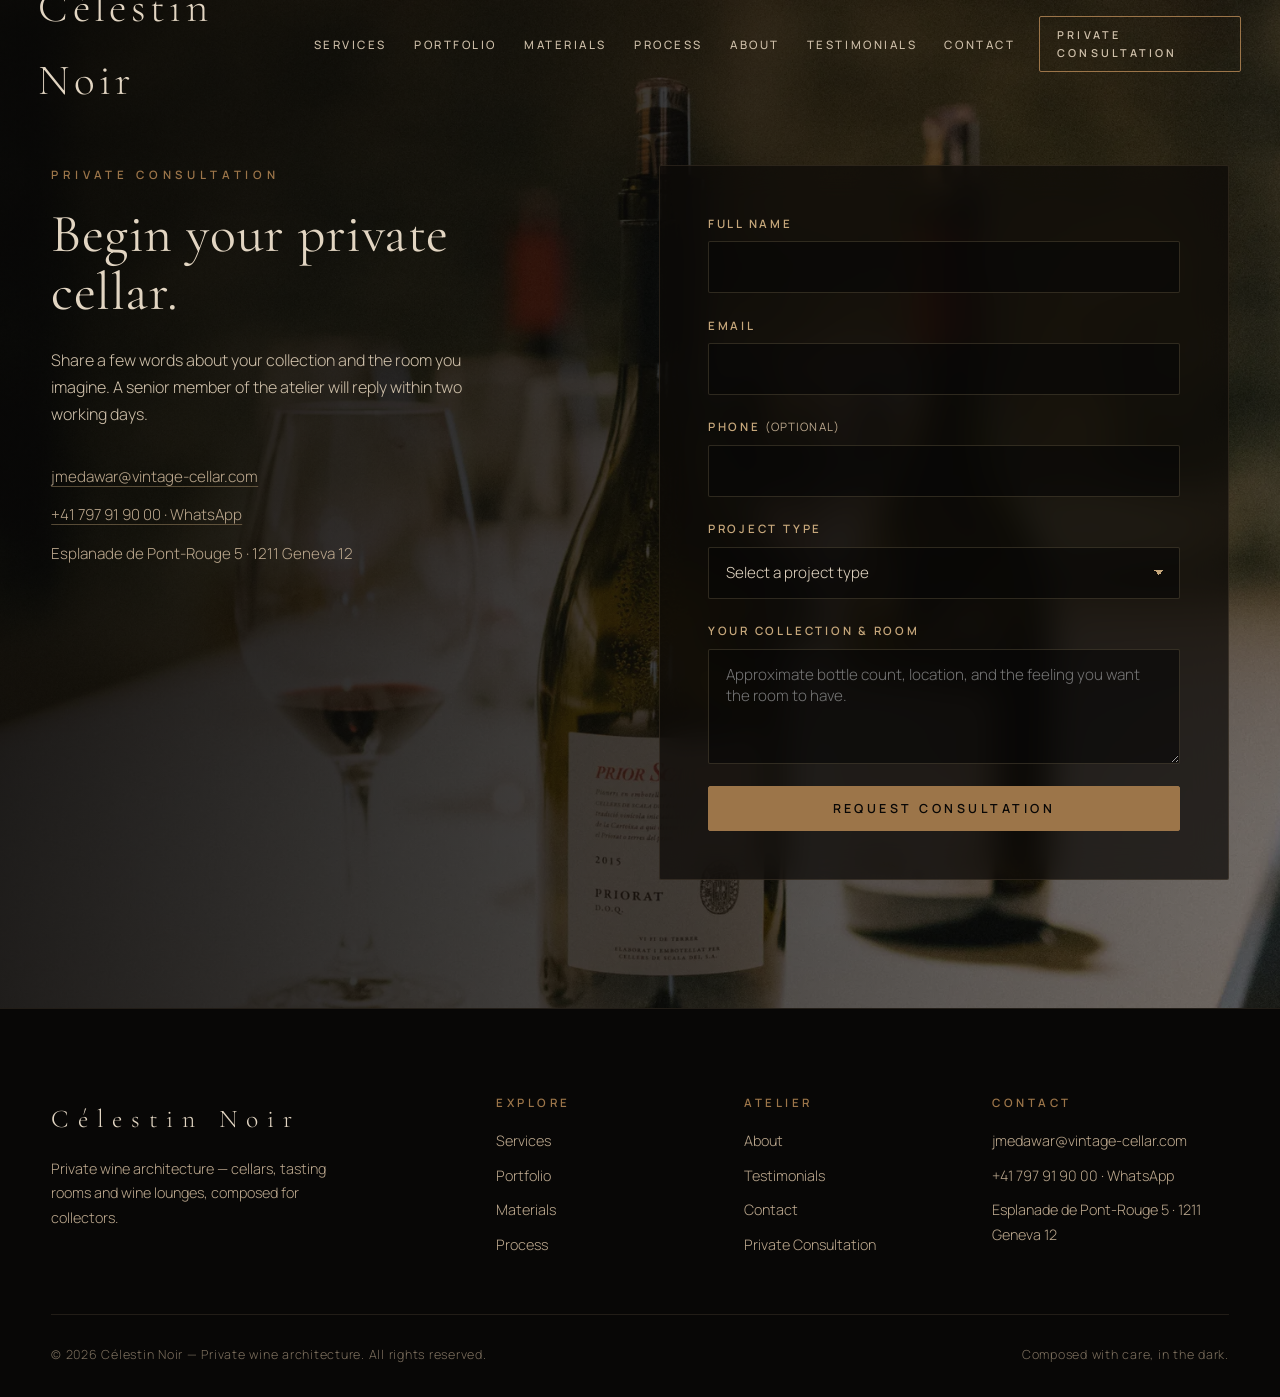
<file: contact.html>
<!DOCTYPE html>
<html lang="en">
<head>
  <meta charset="UTF-8">
  <meta name="viewport" content="width=device-width, initial-scale=1.0">
  <title>Contact — Célestin Noir</title>
  <meta name="description" content="Begin your private cellar — request a private consultation with the Célestin Noir atelier.">
  <meta name="robots" content="index, follow">
  <meta name="theme-color" content="#0D0A07">
  <link rel="icon" type="image/svg+xml" href="assets/img/favicon.svg">
  <link rel="canonical" href="https://cellare.example/contact.html">

  <meta property="og:type" content="website">
  <meta property="og:site_name" content="Célestin Noir">
  <meta property="og:title" content="Contact — Célestin Noir">
  <meta property="og:description" content="Private wine cellars, tasting rooms and wine lounges — composed with the discipline of a grand atelier.">
  <meta property="og:url" content="https://cellare.example/contact.html">
  <meta property="og:image" content="https://cellare.example/assets/img/hero.webp">
  <meta property="og:image:width" content="1920">
  <meta property="og:image:height" content="1080">
  <meta name="twitter:card" content="summary_large_image">

  <link rel="preconnect" href="https://fonts.googleapis.com">
  <link rel="preconnect" href="https://fonts.gstatic.com" crossorigin>
  <link href="https://fonts.googleapis.com/css2?family=Cormorant+Garamond:ital,wght@0,300;0,400;0,500;0,600;1,300;1,400;1,500&family=Allura&family=Manrope:wght@300;400;500;600;700&display=swap" rel="stylesheet">
  <link rel="stylesheet" href="css/styles.css">

  <script type="application/ld+json">
  {
    "@context": "https://schema.org",
    "@type": "Organization",
    "name": "Célestin Noir",
    "description": "Private wine cellar architecture and construction atelier.",
    "url": "https://cellare.example/",
    "email": "jmedawar@vintage-cellar.com",
    "telephone": "+41 797 91 90 00",
    "address": {
      "@type": "PostalAddress",
      "streetAddress": "Esplanade de Pont-Rouge 5, CP 225",
      "postalCode": "1211",
      "addressLocality": "Geneva 12",
      "addressCountry": "CH"
    }
  }
  </script>
</head>
<body class="subpage"><header class="site-header" id="top">
    <nav class="nav" aria-label="Primary">
      <div class="nav__inner">
        <a class="nav__brand" href="index.html#top" aria-label="Célestin Noir — home">
          <span class="nav__brand-mark">Célestin Noir</span>
        </a>
        <ul class="nav__links">
          <li><a href="services.html">Services</a></li>
          <li><a href="portfolio.html">Portfolio</a></li>
          <li><a href="materials.html">Materials</a></li>
          <li><a href="process.html">Process</a></li>
          <li><a href="about.html">About</a></li>
          <li><a href="testimonials.html">Testimonials</a></li>
          <li><a href="contact.html">Contact</a></li>
        </ul>
        <a class="btn btn--ghost btn--nav" href="contact.html">Private Consultation</a>
        <button class="nav__toggle" type="button" aria-expanded="false" aria-controls="nav-menu" aria-label="Open menu">
          <span></span><span></span>
        </button>
      </div>
      <div class="nav__menu" id="nav-menu">
        <ul class="nav__menu-links">
          <li><a href="services.html">Services</a></li>
          <li><a href="portfolio.html">Portfolio</a></li>
          <li><a href="materials.html">Materials</a></li>
          <li><a href="process.html">Process</a></li>
          <li><a href="about.html">About</a></li>
          <li><a href="testimonials.html">Testimonials</a></li>
          <li><a href="contact.html">Contact</a></li>
        </ul>
        <a class="btn btn--ghost" href="contact.html">Private Consultation</a>
      </div>
    </nav>
  </header><main>
<section class="contact section" id="contact">
      <div class="contact__media" aria-hidden="true">
        <img src="assets/img/cta.webp" alt="" width="1800" height="1200" loading="lazy">
      </div>
      <div class="contact__shade" aria-hidden="true"></div>
      <div class="container">
        <div class="contact__grid">
          <div class="contact__intro">
            <p class="eyebrow">Private consultation</p>
            <h2 class="h2">Begin your private cellar.</h2>
            <p class="contact__copy">Share a few words about your collection and the room you imagine. A senior member of the atelier will reply within two working days.</p>
            <ul class="contact__meta">
              <li><a href="mailto:jmedawar@vintage-cellar.com">jmedawar@vintage-cellar.com</a></li>
              <li><a href="https://wa.me/41797919000">+41 797 91 90 00 · WhatsApp</a></li>
              <li>Esplanade de Pont-Rouge 5 · 1211 Geneva 12</li>
            </ul>
          </div>
          <form class="form" id="contact-form" novalidate>
            <div class="form__field">
              <label for="f-name">Full name</label>
              <input type="text" id="f-name" name="name" autocomplete="name" required>
              <p class="form__error" hidden></p>
            </div>
            <div class="form__field">
              <label for="f-email">Email</label>
              <input type="email" id="f-email" name="email" autocomplete="email" required>
              <p class="form__error" hidden></p>
            </div>
            <div class="form__field">
              <label for="f-phone">Phone <span class="form__opt">(optional)</span></label>
              <input type="tel" id="f-phone" name="phone" autocomplete="tel">
              <p class="form__error" hidden></p>
            </div>
            <div class="form__field">
              <label for="f-type">Project type</label>
              <select id="f-type" name="projectType" required>
                <option value="" selected disabled>Select a project type</option>
                <option>Full Turnkey Cellar</option>
                <option>Cellar Renovation &amp; Restoration</option>
                <option>Tasting &amp; Wine Room</option>
                <option>Home Bar &amp; Wine Lounge</option>
                <option>Design Consultation</option>
              </select>
              <p class="form__error" hidden></p>
            </div>
            <div class="form__field">
              <label for="f-message">Your collection &amp; room</label>
              <textarea id="f-message" name="message" rows="4" required placeholder="Approximate bottle count, location, and the feeling you want the room to have."></textarea>
              <p class="form__error" hidden></p>
            </div>
            <button class="btn btn--primary btn--block" type="submit">Request Consultation</button>
          </form>
          <p class="form__success" hidden>Thank you — your request has been received. The atelier will be in touch.</p>
        </div>
      </div>
    </section>
  </main>
<footer class="footer">
    <div class="container">
      <div class="footer__top">
        <div class="footer__brand">
          <span class="footer__mark">Célestin Noir</span>
          <p>Private wine architecture — cellars, tasting rooms and wine lounges, composed for collectors.</p>
        </div>
        <nav class="footer__col" aria-label="Footer — explore">
          <h4>Explore</h4>
          <ul>
            <li><a href="services.html">Services</a></li>
            <li><a href="portfolio.html">Portfolio</a></li>
            <li><a href="materials.html">Materials</a></li>
            <li><a href="process.html">Process</a></li>
          </ul>
        </nav>
        <nav class="footer__col" aria-label="Footer — atelier">
          <h4>Atelier</h4>
          <ul>
            <li><a href="about.html">About</a></li>
            <li><a href="testimonials.html">Testimonials</a></li>
            <li><a href="contact.html">Contact</a></li>
            <li><a href="contact.html">Private Consultation</a></li>
          </ul>
        </nav>
        <div class="footer__col">
          <h4>Contact</h4>
          <ul>
            <li><a href="mailto:jmedawar@vintage-cellar.com">jmedawar@vintage-cellar.com</a></li>
            <li><a href="https://wa.me/41797919000">+41 797 91 90 00 · WhatsApp</a></li>
            <li>Esplanade de Pont-Rouge 5 · 1211 Geneva 12</li>
          </ul>
        </div>
      </div>
      <div class="footer__bottom">
        <p>&copy; <span id="year">2026</span> Célestin Noir — Private wine architecture. All rights reserved.</p>
        <p>Composed with care, in the dark.</p>
      </div>
    </div>
  </footer>
  <script src="js/main.js" defer></script>
</body>
</html>
</file>
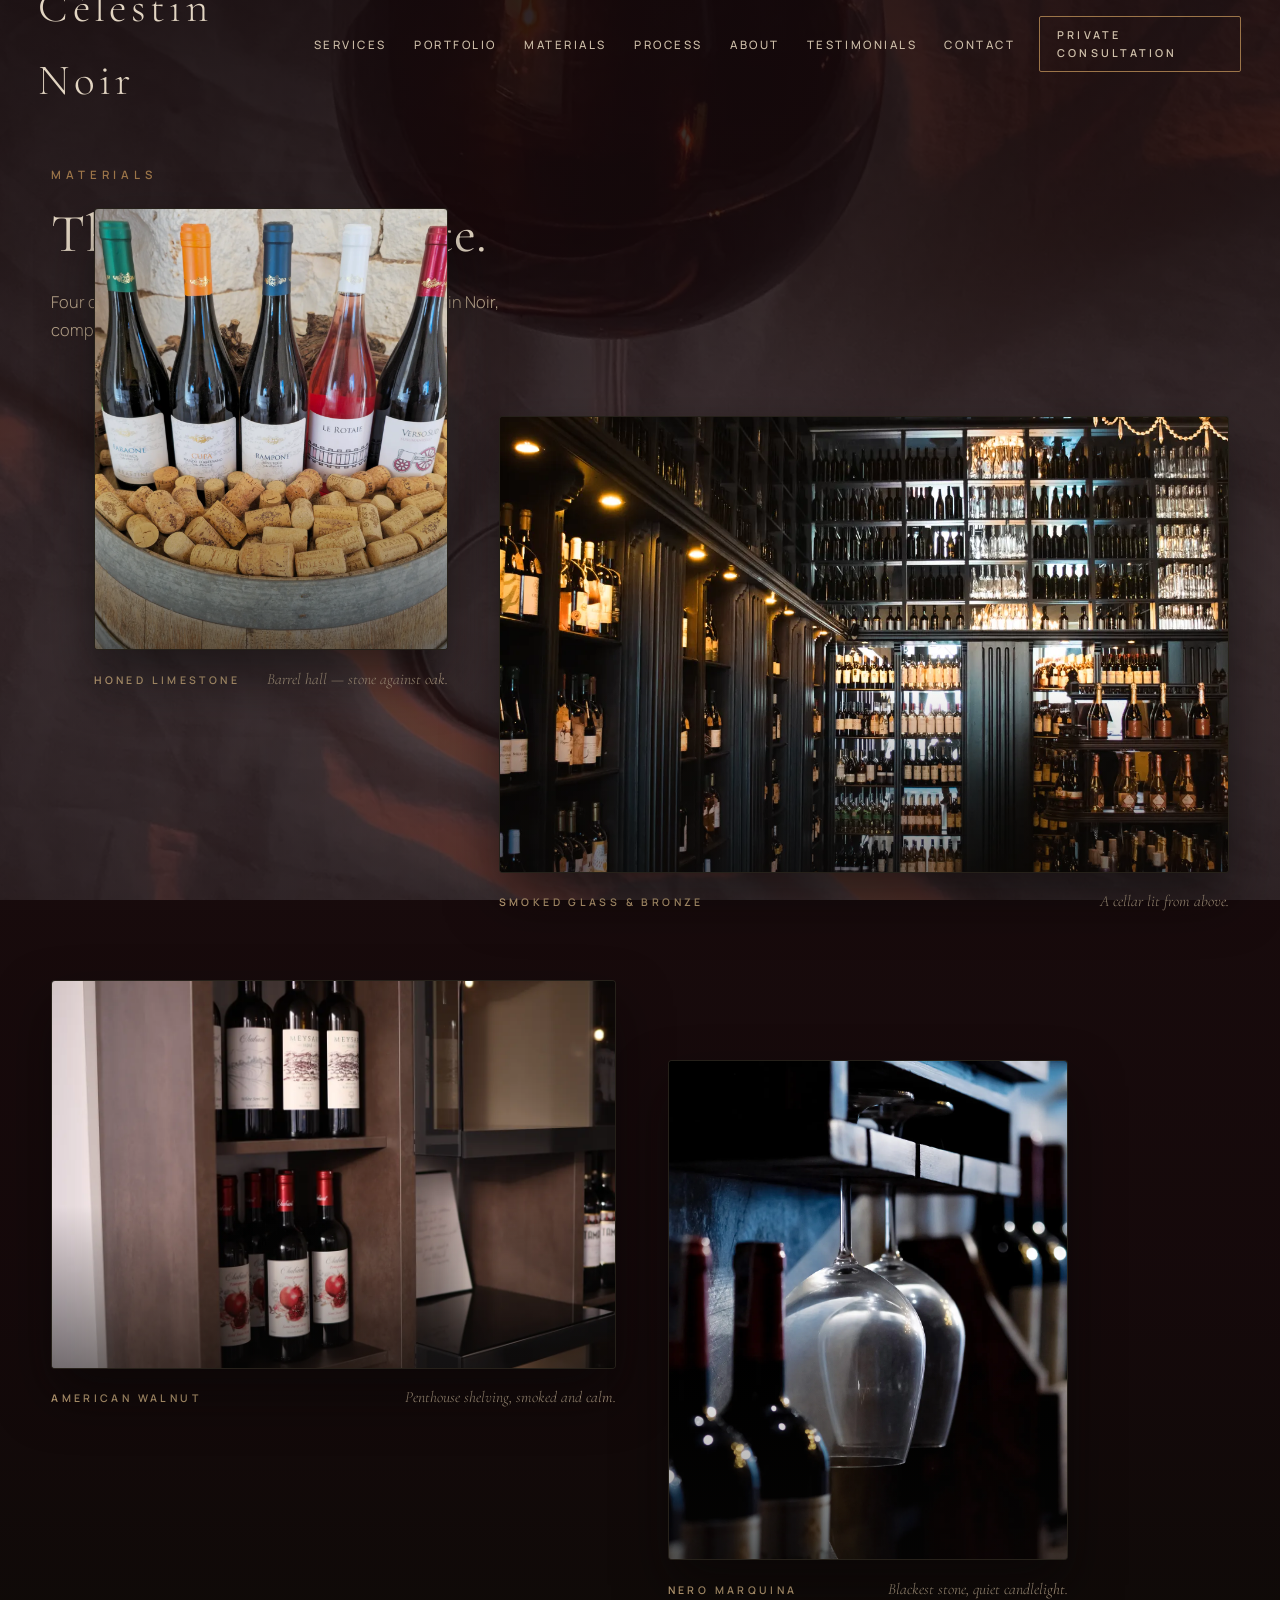
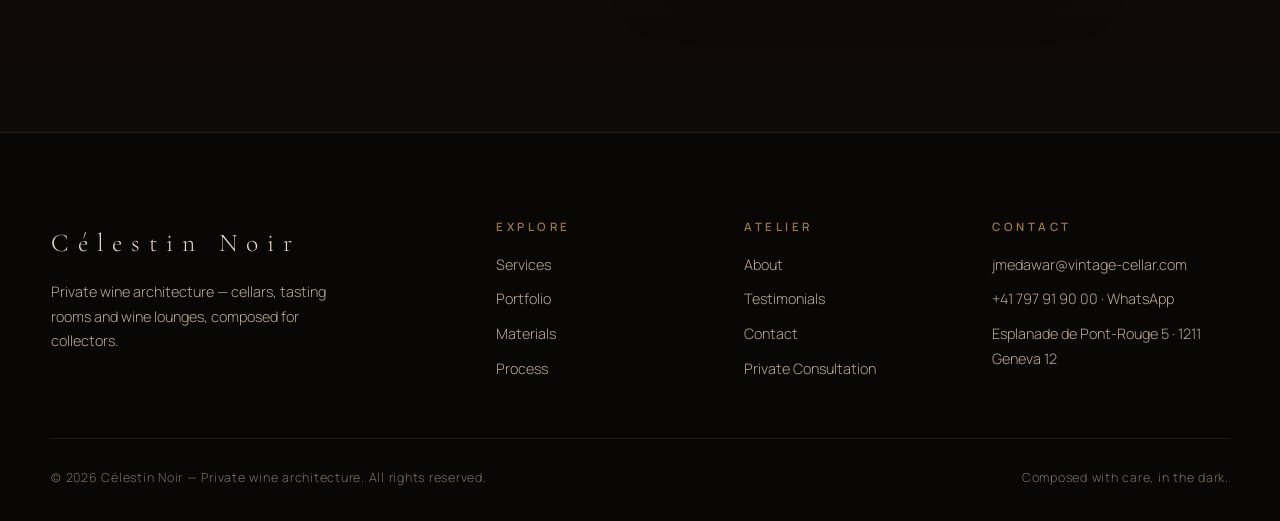
<file: materials.html>
<!DOCTYPE html>
<html lang="en">
<head>
  <meta charset="UTF-8">
  <meta name="viewport" content="width=device-width, initial-scale=1.0">
  <title>Materials — Célestin Noir</title>
  <meta name="description" content="The atelier palette — walnut, limestone, travertine, smoked glass, bronze and Nero Marquina marble.">
  <meta name="robots" content="index, follow">
  <meta name="theme-color" content="#0D0A07">
  <link rel="icon" type="image/svg+xml" href="assets/img/favicon.svg">
  <link rel="canonical" href="https://cellare.example/materials.html">

  <meta property="og:type" content="website">
  <meta property="og:site_name" content="Célestin Noir">
  <meta property="og:title" content="Materials — Célestin Noir">
  <meta property="og:description" content="Private wine cellars, tasting rooms and wine lounges — composed with the discipline of a grand atelier.">
  <meta property="og:url" content="https://cellare.example/materials.html">
  <meta property="og:image" content="https://cellare.example/assets/img/hero.webp">
  <meta property="og:image:width" content="1920">
  <meta property="og:image:height" content="1080">
  <meta name="twitter:card" content="summary_large_image">

  <link rel="preconnect" href="https://fonts.googleapis.com">
  <link rel="preconnect" href="https://fonts.gstatic.com" crossorigin>
  <link href="https://fonts.googleapis.com/css2?family=Cormorant+Garamond:ital,wght@0,300;0,400;0,500;0,600;1,300;1,400;1,500&family=Allura&family=Manrope:wght@300;400;500;600;700&display=swap" rel="stylesheet">
  <link rel="stylesheet" href="css/styles.css">

  <script type="application/ld+json">
  {
    "@context": "https://schema.org",
    "@type": "Organization",
    "name": "Célestin Noir",
    "description": "Private wine cellar architecture and construction atelier.",
    "url": "https://cellare.example/",
    "email": "jmedawar@vintage-cellar.com",
    "telephone": "+41 797 91 90 00",
    "address": {
      "@type": "PostalAddress",
      "streetAddress": "Esplanade de Pont-Rouge 5, CP 225",
      "postalCode": "1211",
      "addressLocality": "Geneva 12",
      "addressCountry": "CH"
    }
  }
  </script>
</head>
<body class="subpage materials-page"><header class="site-header" id="top">
    <nav class="nav" aria-label="Primary">
      <div class="nav__inner">
        <a class="nav__brand" href="index.html#top" aria-label="Célestin Noir — home">
          <span class="nav__brand-mark">Célestin Noir</span>
        </a>
        <ul class="nav__links">
          <li><a href="services.html">Services</a></li>
          <li><a href="portfolio.html">Portfolio</a></li>
          <li><a href="materials.html">Materials</a></li>
          <li><a href="process.html">Process</a></li>
          <li><a href="about.html">About</a></li>
          <li><a href="testimonials.html">Testimonials</a></li>
          <li><a href="contact.html">Contact</a></li>
        </ul>
        <a class="btn btn--ghost btn--nav" href="contact.html">Private Consultation</a>
        <button class="nav__toggle" type="button" aria-expanded="false" aria-controls="nav-menu" aria-label="Open menu">
          <span></span><span></span>
        </button>
      </div>
      <div class="nav__menu" id="nav-menu">
        <ul class="nav__menu-links">
          <li><a href="services.html">Services</a></li>
          <li><a href="portfolio.html">Portfolio</a></li>
          <li><a href="materials.html">Materials</a></li>
          <li><a href="process.html">Process</a></li>
          <li><a href="about.html">About</a></li>
          <li><a href="testimonials.html">Testimonials</a></li>
          <li><a href="contact.html">Contact</a></li>
        </ul>
        <a class="btn btn--ghost" href="contact.html">Private Consultation</a>
      </div>
    </nav>
  </header><main>
<section class="atelier-palette section" id="materials">
      <div class="atelier-palette__bg" aria-hidden="true"></div>
      <div class="atelier-palette__veil" aria-hidden="true"></div>
      <div class="container container--wide">
        <header class="section-head reveal">
          <p class="eyebrow">Materials</p>
          <h2 class="h2">The atelier&rsquo;s palette.</h2>
          <p class="section-head__sub">Four cellars, four treatments — the materials of Célestin Noir, composed room by room.</p>
        </header>
        <div class="ed-showcase">
          <div class="ed-row ed-row--top">
            <figure class="ed ed--b reveal">
              <div class="ed__media">
                <img src="assets/img/prj-03.webp" alt="Wine bottles and corks resting on a barrel against a stone wall" width="1200" height="1500" loading="lazy">
              </div>
              <figcaption class="ed__cap">
                <span class="ed__label">Honed Limestone</span>
                <span class="ed__note">Barrel hall — stone against oak.</span>
              </figcaption>
            </figure>
            <figure class="ed ed--a reveal">
              <div class="ed__media">
                <img src="assets/img/prj-02.webp" alt="An elegant wine cellar with a chandelier and glowing bottle display" width="1200" height="1500" loading="lazy">
              </div>
              <figcaption class="ed__cap">
                <span class="ed__label">Smoked Glass &amp; Bronze</span>
                <span class="ed__note">A cellar lit from above.</span>
              </figcaption>
            </figure>
          </div>
          <div class="ed-row ed-row--bottom">
            <figure class="ed ed--c reveal">
              <div class="ed__media">
                <img src="assets/img/prj-05.webp" alt="Red and white wine bottles arranged on wooden shelves in a modern interior" width="1200" height="1500" loading="lazy">
              </div>
              <figcaption class="ed__cap">
                <span class="ed__label">American Walnut</span>
                <span class="ed__note">Penthouse shelving, smoked and calm.</span>
              </figcaption>
            </figure>
            <figure class="ed ed--d reveal">
              <div class="ed__media">
                <img src="assets/img/prj-06.webp" alt="Wine bottles and glasses resting in a dim, cozy cellar corner" width="1200" height="1500" loading="lazy">
              </div>
              <figcaption class="ed__cap">
                <span class="ed__label">Nero Marquina</span>
                <span class="ed__note">Blackest stone, quiet candlelight.</span>
              </figcaption>
            </figure>
          </div>
        </div>
      </div>
    </section>
  </main>
<footer class="footer">
    <div class="container">
      <div class="footer__top">
        <div class="footer__brand">
          <span class="footer__mark">Célestin Noir</span>
          <p>Private wine architecture — cellars, tasting rooms and wine lounges, composed for collectors.</p>
        </div>
        <nav class="footer__col" aria-label="Footer — explore">
          <h4>Explore</h4>
          <ul>
            <li><a href="services.html">Services</a></li>
            <li><a href="portfolio.html">Portfolio</a></li>
            <li><a href="materials.html">Materials</a></li>
            <li><a href="process.html">Process</a></li>
          </ul>
        </nav>
        <nav class="footer__col" aria-label="Footer — atelier">
          <h4>Atelier</h4>
          <ul>
            <li><a href="about.html">About</a></li>
            <li><a href="testimonials.html">Testimonials</a></li>
            <li><a href="contact.html">Contact</a></li>
            <li><a href="contact.html">Private Consultation</a></li>
          </ul>
        </nav>
        <div class="footer__col">
          <h4>Contact</h4>
          <ul>
            <li><a href="mailto:jmedawar@vintage-cellar.com">jmedawar@vintage-cellar.com</a></li>
            <li><a href="https://wa.me/41797919000">+41 797 91 90 00 · WhatsApp</a></li>
            <li>Esplanade de Pont-Rouge 5 · 1211 Geneva 12</li>
          </ul>
        </div>
      </div>
      <div class="footer__bottom">
        <p>&copy; <span id="year">2026</span> Célestin Noir — Private wine architecture. All rights reserved.</p>
        <p>Composed with care, in the dark.</p>
      </div>
    </div>
  </footer>
  <script src="js/main.js" defer></script>
</body>
</html>
</file>
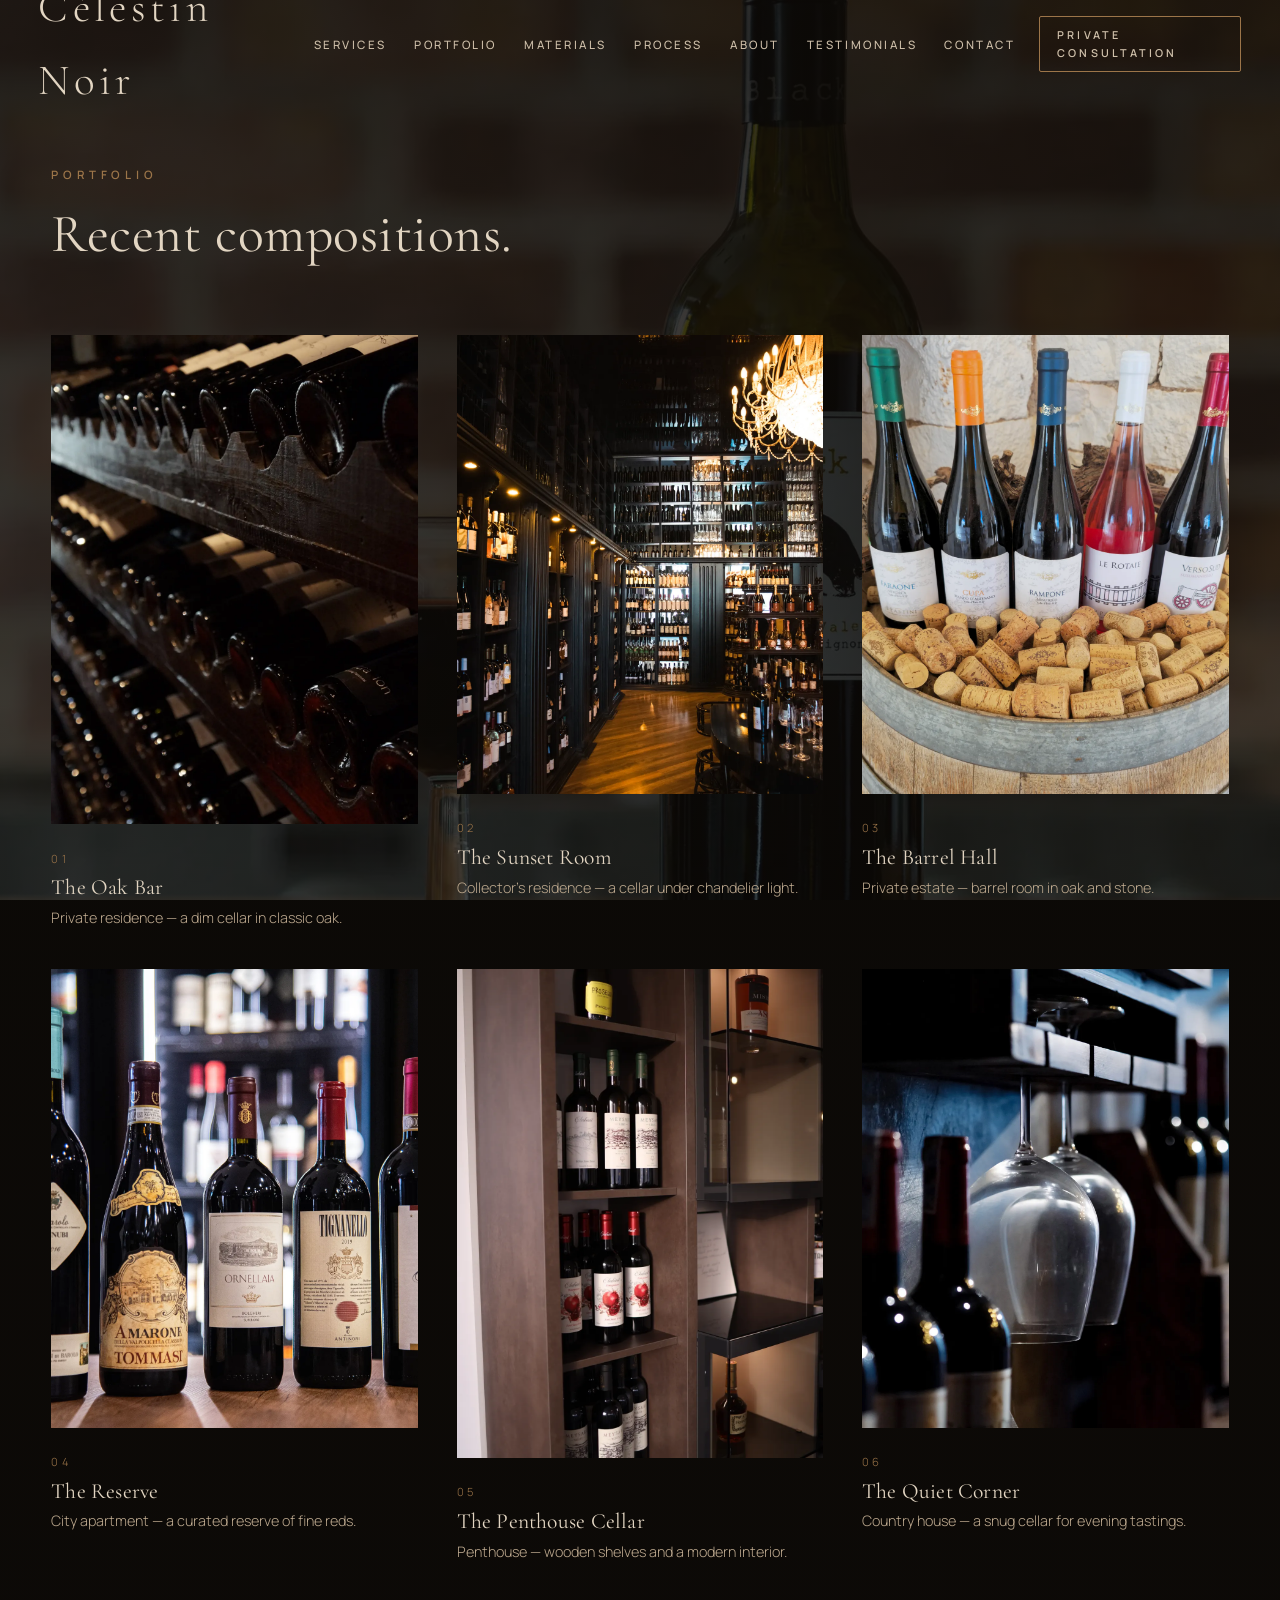
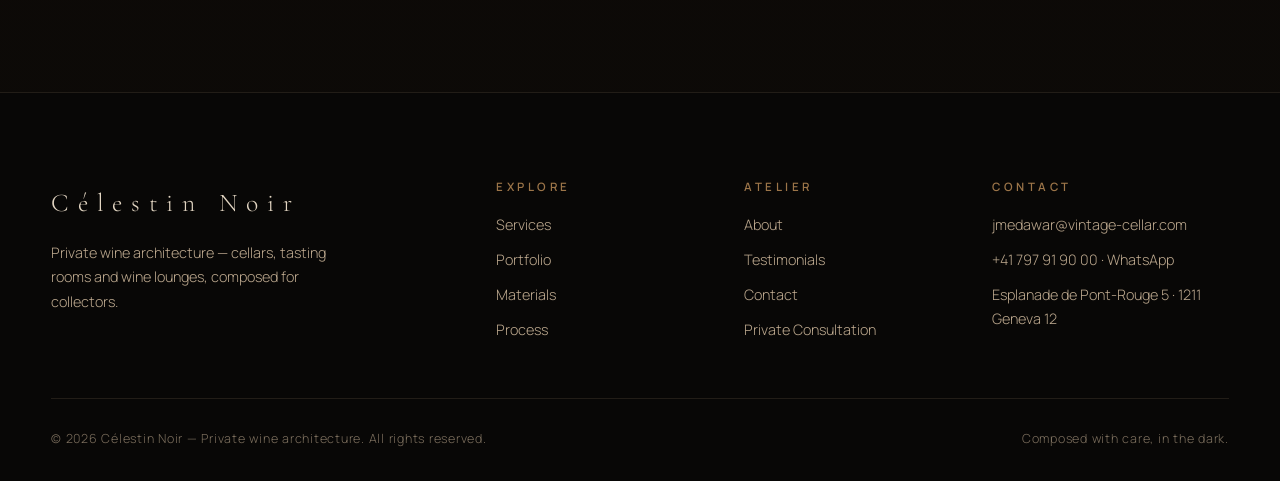
<file: portfolio.html>
<!DOCTYPE html>
<html lang="en">
<head>
  <meta charset="UTF-8">
  <meta name="viewport" content="width=device-width, initial-scale=1.0">
  <title>Portfolio — Célestin Noir</title>
  <meta name="description" content="Recent compositions — private cellars, tasting rooms and wine lounges composed by Célestin Noir.">
  <meta name="robots" content="index, follow">
  <meta name="theme-color" content="#0D0A07">
  <link rel="icon" type="image/svg+xml" href="assets/img/favicon.svg">
  <link rel="canonical" href="https://cellare.example/portfolio.html">

  <meta property="og:type" content="website">
  <meta property="og:site_name" content="Célestin Noir">
  <meta property="og:title" content="Portfolio — Célestin Noir">
  <meta property="og:description" content="Private wine cellars, tasting rooms and wine lounges — composed with the discipline of a grand atelier.">
  <meta property="og:url" content="https://cellare.example/portfolio.html">
  <meta property="og:image" content="https://cellare.example/assets/img/hero.webp">
  <meta property="og:image:width" content="1920">
  <meta property="og:image:height" content="1080">
  <meta name="twitter:card" content="summary_large_image">

  <link rel="preconnect" href="https://fonts.googleapis.com">
  <link rel="preconnect" href="https://fonts.gstatic.com" crossorigin>
  <link href="https://fonts.googleapis.com/css2?family=Cormorant+Garamond:ital,wght@0,300;0,400;0,500;0,600;1,300;1,400;1,500&family=Allura&family=Manrope:wght@300;400;500;600;700&display=swap" rel="stylesheet">
  <link rel="stylesheet" href="css/styles.css">

  <script type="application/ld+json">
  {
    "@context": "https://schema.org",
    "@type": "Organization",
    "name": "Célestin Noir",
    "description": "Private wine cellar architecture and construction atelier.",
    "url": "https://cellare.example/",
    "email": "jmedawar@vintage-cellar.com",
    "telephone": "+41 797 91 90 00",
    "address": {
      "@type": "PostalAddress",
      "streetAddress": "Esplanade de Pont-Rouge 5, CP 225",
      "postalCode": "1211",
      "addressLocality": "Geneva 12",
      "addressCountry": "CH"
    }
  }
  </script>
</head>
<body class="subpage"><header class="site-header" id="top">
    <nav class="nav" aria-label="Primary">
      <div class="nav__inner">
        <a class="nav__brand" href="index.html#top" aria-label="Célestin Noir — home">
          <span class="nav__brand-mark">Célestin Noir</span>
        </a>
        <ul class="nav__links">
          <li><a href="services.html">Services</a></li>
          <li><a href="portfolio.html">Portfolio</a></li>
          <li><a href="materials.html">Materials</a></li>
          <li><a href="process.html">Process</a></li>
          <li><a href="about.html">About</a></li>
          <li><a href="testimonials.html">Testimonials</a></li>
          <li><a href="contact.html">Contact</a></li>
        </ul>
        <a class="btn btn--ghost btn--nav" href="contact.html">Private Consultation</a>
        <button class="nav__toggle" type="button" aria-expanded="false" aria-controls="nav-menu" aria-label="Open menu">
          <span></span><span></span>
        </button>
      </div>
      <div class="nav__menu" id="nav-menu">
        <ul class="nav__menu-links">
          <li><a href="services.html">Services</a></li>
          <li><a href="portfolio.html">Portfolio</a></li>
          <li><a href="materials.html">Materials</a></li>
          <li><a href="process.html">Process</a></li>
          <li><a href="about.html">About</a></li>
          <li><a href="testimonials.html">Testimonials</a></li>
          <li><a href="contact.html">Contact</a></li>
        </ul>
        <a class="btn btn--ghost" href="contact.html">Private Consultation</a>
      </div>
    </nav>
  </header><main>
<section class="portfolio section" id="portfolio">
      <div class="container container--wide">
        <header class="section-head reveal">
          <p class="eyebrow">Portfolio</p>
          <h2 class="h2">Recent compositions.</h2>
        </header>
        <div class="portfolio__grid">
          <figure class="prj prj--tall reveal">
            <div class="prj__media">
              <img src="assets/img/prj-01.webp" alt="A dimly lit wine cellar with rows of bottles on rustic wooden shelves" width="1200" height="1500" loading="lazy">
            </div>
            <figcaption>
              <span class="prj__num">01</span>
              <h3 class="h3">The Oak Bar</h3>
              <p>Private residence — a dim cellar in classic oak.</p>
            </figcaption>
          </figure>
          <figure class="prj reveal">
            <div class="prj__media">
              <img src="assets/img/prj-02.webp" alt="An elegant wine cellar with a chandelier and glowing bottle display" width="1200" height="1500" loading="lazy">
            </div>
            <figcaption>
              <span class="prj__num">02</span>
              <h3 class="h3">The Sunset Room</h3>
              <p>Collector&rsquo;s residence — a cellar under chandelier light.</p>
            </figcaption>
          </figure>
          <figure class="prj reveal">
            <div class="prj__media">
              <img src="assets/img/prj-03.webp" alt="Wine bottles and corks resting on a barrel against a stone wall" width="1200" height="1500" loading="lazy">
            </div>
            <figcaption>
              <span class="prj__num">03</span>
              <h3 class="h3">The Barrel Hall</h3>
              <p>Private estate — barrel room in oak and stone.</p>
            </figcaption>
          </figure>
          <figure class="prj reveal">
            <div class="prj__media">
              <img src="assets/img/prj-04.webp" alt="A premium selection of red wines displayed in an elegant setting" width="1200" height="1500" loading="lazy">
            </div>
            <figcaption>
              <span class="prj__num">04</span>
              <h3 class="h3">The Reserve</h3>
              <p>City apartment — a curated reserve of fine reds.</p>
            </figcaption>
          </figure>
          <figure class="prj prj--tall reveal">
            <div class="prj__media">
              <img src="assets/img/prj-05.webp" alt="Red and white wine bottles arranged on wooden shelves in a modern interior" width="1200" height="1500" loading="lazy">
            </div>
            <figcaption>
              <span class="prj__num">05</span>
              <h3 class="h3">The Penthouse Cellar</h3>
              <p>Penthouse — wooden shelves and a modern interior.</p>
            </figcaption>
          </figure>
          <figure class="prj reveal">
            <div class="prj__media">
              <img src="assets/img/prj-06.webp" alt="Wine bottles and glasses resting in a dim, cozy cellar corner" width="1200" height="1500" loading="lazy">
            </div>
            <figcaption>
              <span class="prj__num">06</span>
              <h3 class="h3">The Quiet Corner</h3>
              <p>Country house — a snug cellar for evening tastings.</p>
            </figcaption>
          </figure>
        </div>
      </div>
    </section>
  </main>
<footer class="footer">
    <div class="container">
      <div class="footer__top">
        <div class="footer__brand">
          <span class="footer__mark">Célestin Noir</span>
          <p>Private wine architecture — cellars, tasting rooms and wine lounges, composed for collectors.</p>
        </div>
        <nav class="footer__col" aria-label="Footer — explore">
          <h4>Explore</h4>
          <ul>
            <li><a href="services.html">Services</a></li>
            <li><a href="portfolio.html">Portfolio</a></li>
            <li><a href="materials.html">Materials</a></li>
            <li><a href="process.html">Process</a></li>
          </ul>
        </nav>
        <nav class="footer__col" aria-label="Footer — atelier">
          <h4>Atelier</h4>
          <ul>
            <li><a href="about.html">About</a></li>
            <li><a href="testimonials.html">Testimonials</a></li>
            <li><a href="contact.html">Contact</a></li>
            <li><a href="contact.html">Private Consultation</a></li>
          </ul>
        </nav>
        <div class="footer__col">
          <h4>Contact</h4>
          <ul>
            <li><a href="mailto:jmedawar@vintage-cellar.com">jmedawar@vintage-cellar.com</a></li>
            <li><a href="https://wa.me/41797919000">+41 797 91 90 00 · WhatsApp</a></li>
            <li>Esplanade de Pont-Rouge 5 · 1211 Geneva 12</li>
          </ul>
        </div>
      </div>
      <div class="footer__bottom">
        <p>&copy; <span id="year">2026</span> Célestin Noir — Private wine architecture. All rights reserved.</p>
        <p>Composed with care, in the dark.</p>
      </div>
    </div>
  </footer>
  <script src="js/main.js" defer></script>
</body>
</html>
</file>
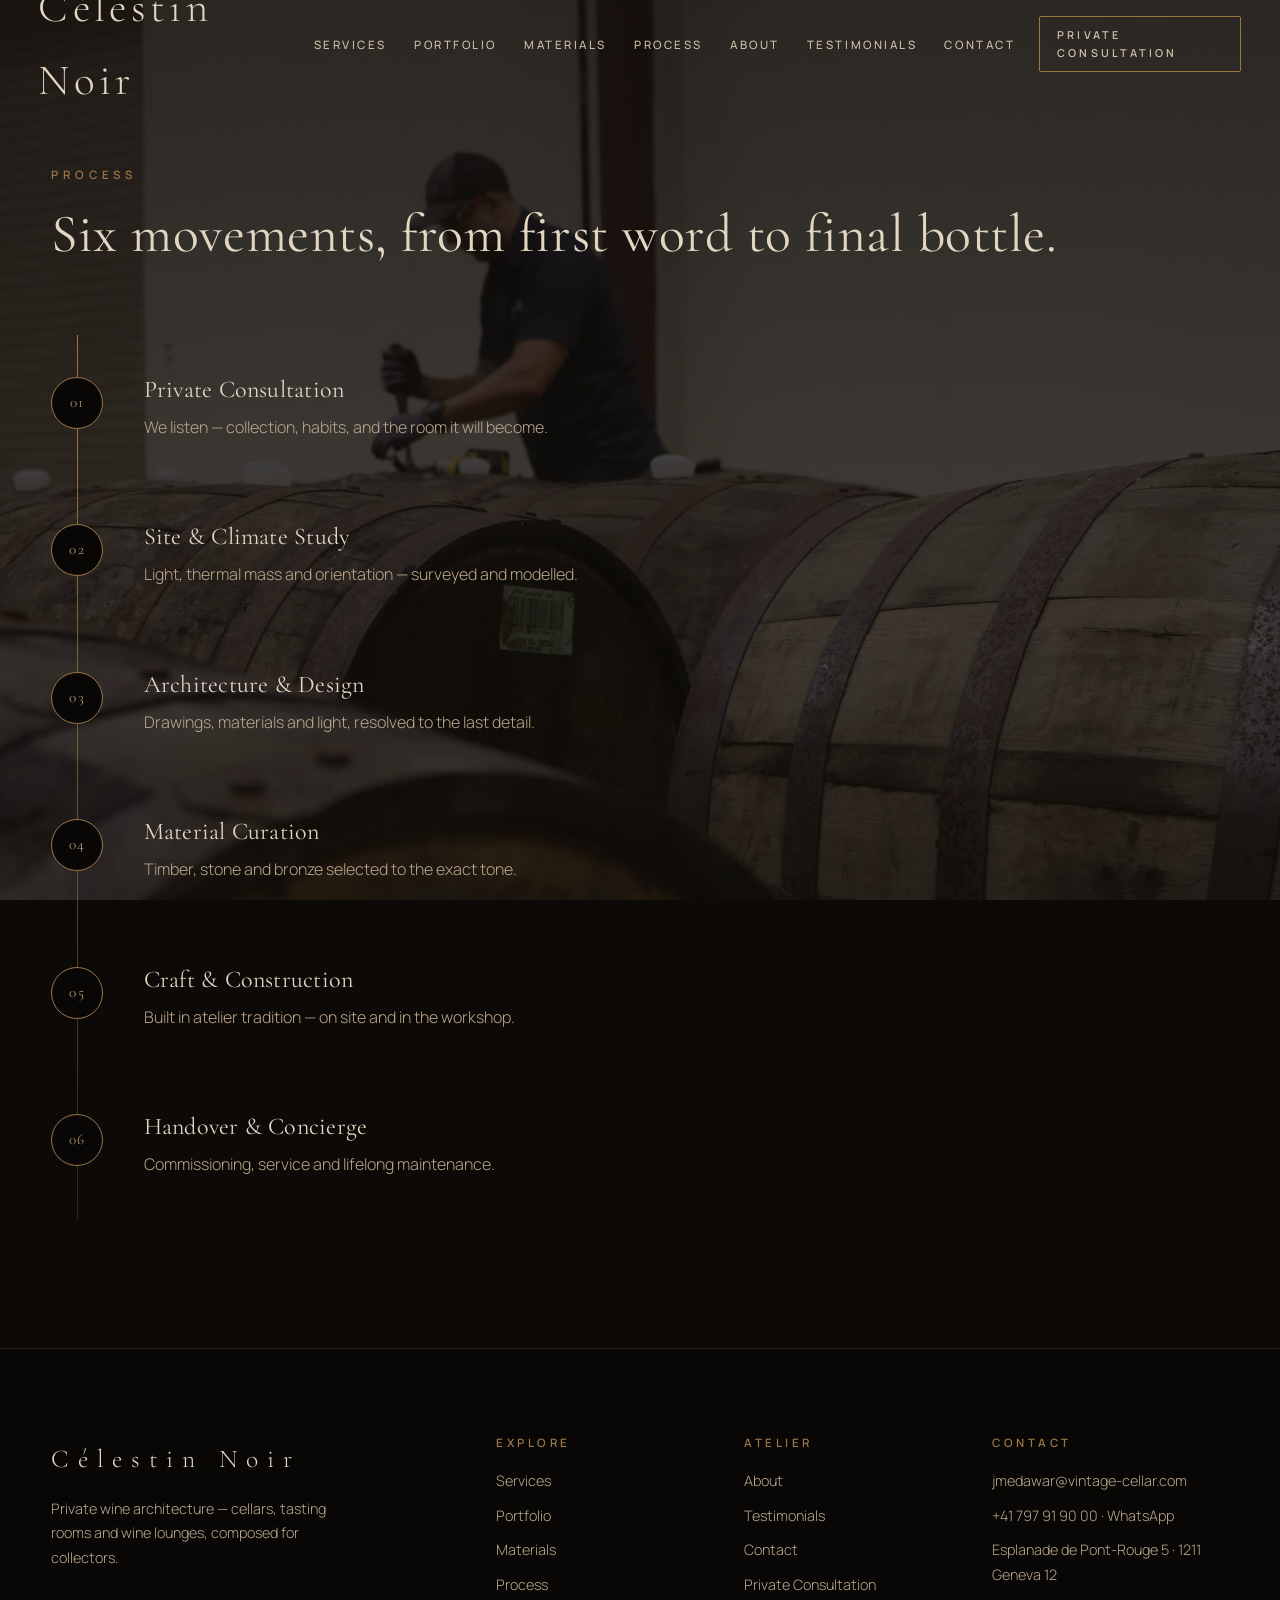
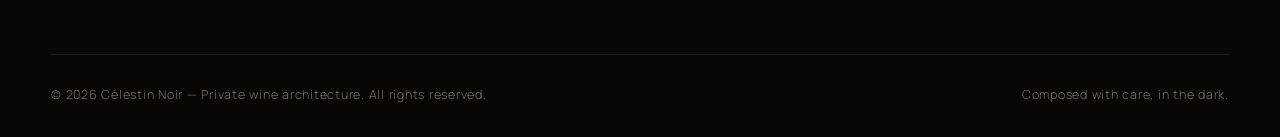
<file: process.html>
<!DOCTYPE html>
<html lang="en">
<head>
  <meta charset="UTF-8">
  <meta name="viewport" content="width=device-width, initial-scale=1.0">
  <title>Process — Célestin Noir</title>
  <meta name="description" content="Six movements, from first word to final bottle — the Célestin Noir process.">
  <meta name="robots" content="index, follow">
  <meta name="theme-color" content="#0D0A07">
  <link rel="icon" type="image/svg+xml" href="assets/img/favicon.svg">
  <link rel="canonical" href="https://cellare.example/process.html">

  <meta property="og:type" content="website">
  <meta property="og:site_name" content="Célestin Noir">
  <meta property="og:title" content="Process — Célestin Noir">
  <meta property="og:description" content="Private wine cellars, tasting rooms and wine lounges — composed with the discipline of a grand atelier.">
  <meta property="og:url" content="https://cellare.example/process.html">
  <meta property="og:image" content="https://cellare.example/assets/img/hero.webp">
  <meta property="og:image:width" content="1920">
  <meta property="og:image:height" content="1080">
  <meta name="twitter:card" content="summary_large_image">

  <link rel="preconnect" href="https://fonts.googleapis.com">
  <link rel="preconnect" href="https://fonts.gstatic.com" crossorigin>
  <link href="https://fonts.googleapis.com/css2?family=Cormorant+Garamond:ital,wght@0,300;0,400;0,500;0,600;1,300;1,400;1,500&family=Allura&family=Manrope:wght@300;400;500;600;700&display=swap" rel="stylesheet">
  <link rel="stylesheet" href="css/styles.css">

  <script type="application/ld+json">
  {
    "@context": "https://schema.org",
    "@type": "Organization",
    "name": "Célestin Noir",
    "description": "Private wine cellar architecture and construction atelier.",
    "url": "https://cellare.example/",
    "email": "jmedawar@vintage-cellar.com",
    "telephone": "+41 797 91 90 00",
    "address": {
      "@type": "PostalAddress",
      "streetAddress": "Esplanade de Pont-Rouge 5, CP 225",
      "postalCode": "1211",
      "addressLocality": "Geneva 12",
      "addressCountry": "CH"
    }
  }
  </script>
</head>
<body class="subpage"><header class="site-header" id="top">
    <nav class="nav" aria-label="Primary">
      <div class="nav__inner">
        <a class="nav__brand" href="index.html#top" aria-label="Célestin Noir — home">
          <span class="nav__brand-mark">Célestin Noir</span>
        </a>
        <ul class="nav__links">
          <li><a href="services.html">Services</a></li>
          <li><a href="portfolio.html">Portfolio</a></li>
          <li><a href="materials.html">Materials</a></li>
          <li><a href="process.html">Process</a></li>
          <li><a href="about.html">About</a></li>
          <li><a href="testimonials.html">Testimonials</a></li>
          <li><a href="contact.html">Contact</a></li>
        </ul>
        <a class="btn btn--ghost btn--nav" href="contact.html">Private Consultation</a>
        <button class="nav__toggle" type="button" aria-expanded="false" aria-controls="nav-menu" aria-label="Open menu">
          <span></span><span></span>
        </button>
      </div>
      <div class="nav__menu" id="nav-menu">
        <ul class="nav__menu-links">
          <li><a href="services.html">Services</a></li>
          <li><a href="portfolio.html">Portfolio</a></li>
          <li><a href="materials.html">Materials</a></li>
          <li><a href="process.html">Process</a></li>
          <li><a href="about.html">About</a></li>
          <li><a href="testimonials.html">Testimonials</a></li>
          <li><a href="contact.html">Contact</a></li>
        </ul>
        <a class="btn btn--ghost" href="contact.html">Private Consultation</a>
      </div>
    </nav>
  </header><main>
<section class="process section" id="process">
      <div class="container">
        <header class="section-head reveal">
          <p class="eyebrow">Process</p>
          <h2 class="h2">Six movements, from first word to final bottle.</h2>
        </header>
        <ol class="process__list">
          <li class="proc reveal">
            <span class="proc__num">01</span>
            <div class="proc__body">
              <h3 class="h3">Private Consultation</h3>
              <p>We listen — collection, habits, and the room it will become.</p>
            </div>
          </li>
          <li class="proc reveal">
            <span class="proc__num">02</span>
            <div class="proc__body">
              <h3 class="h3">Site &amp; Climate Study</h3>
              <p>Light, thermal mass and orientation — surveyed and modelled.</p>
            </div>
          </li>
          <li class="proc reveal">
            <span class="proc__num">03</span>
            <div class="proc__body">
              <h3 class="h3">Architecture &amp; Design</h3>
              <p>Drawings, materials and light, resolved to the last detail.</p>
            </div>
          </li>
          <li class="proc reveal">
            <span class="proc__num">04</span>
            <div class="proc__body">
              <h3 class="h3">Material Curation</h3>
              <p>Timber, stone and bronze selected to the exact tone.</p>
            </div>
          </li>
          <li class="proc reveal">
            <span class="proc__num">05</span>
            <div class="proc__body">
              <h3 class="h3">Craft &amp; Construction</h3>
              <p>Built in atelier tradition — on site and in the workshop.</p>
            </div>
          </li>
          <li class="proc reveal">
            <span class="proc__num">06</span>
            <div class="proc__body">
              <h3 class="h3">Handover &amp; Concierge</h3>
              <p>Commissioning, service and lifelong maintenance.</p>
            </div>
          </li>
        </ol>
      </div>
    </section>
  </main>
<footer class="footer">
    <div class="container">
      <div class="footer__top">
        <div class="footer__brand">
          <span class="footer__mark">Célestin Noir</span>
          <p>Private wine architecture — cellars, tasting rooms and wine lounges, composed for collectors.</p>
        </div>
        <nav class="footer__col" aria-label="Footer — explore">
          <h4>Explore</h4>
          <ul>
            <li><a href="services.html">Services</a></li>
            <li><a href="portfolio.html">Portfolio</a></li>
            <li><a href="materials.html">Materials</a></li>
            <li><a href="process.html">Process</a></li>
          </ul>
        </nav>
        <nav class="footer__col" aria-label="Footer — atelier">
          <h4>Atelier</h4>
          <ul>
            <li><a href="about.html">About</a></li>
            <li><a href="testimonials.html">Testimonials</a></li>
            <li><a href="contact.html">Contact</a></li>
            <li><a href="contact.html">Private Consultation</a></li>
          </ul>
        </nav>
        <div class="footer__col">
          <h4>Contact</h4>
          <ul>
            <li><a href="mailto:jmedawar@vintage-cellar.com">jmedawar@vintage-cellar.com</a></li>
            <li><a href="https://wa.me/41797919000">+41 797 91 90 00 · WhatsApp</a></li>
            <li>Esplanade de Pont-Rouge 5 · 1211 Geneva 12</li>
          </ul>
        </div>
      </div>
      <div class="footer__bottom">
        <p>&copy; <span id="year">2026</span> Célestin Noir — Private wine architecture. All rights reserved.</p>
        <p>Composed with care, in the dark.</p>
      </div>
    </div>
  </footer>
  <script src="js/main.js" defer></script>
</body>
</html>
</file>
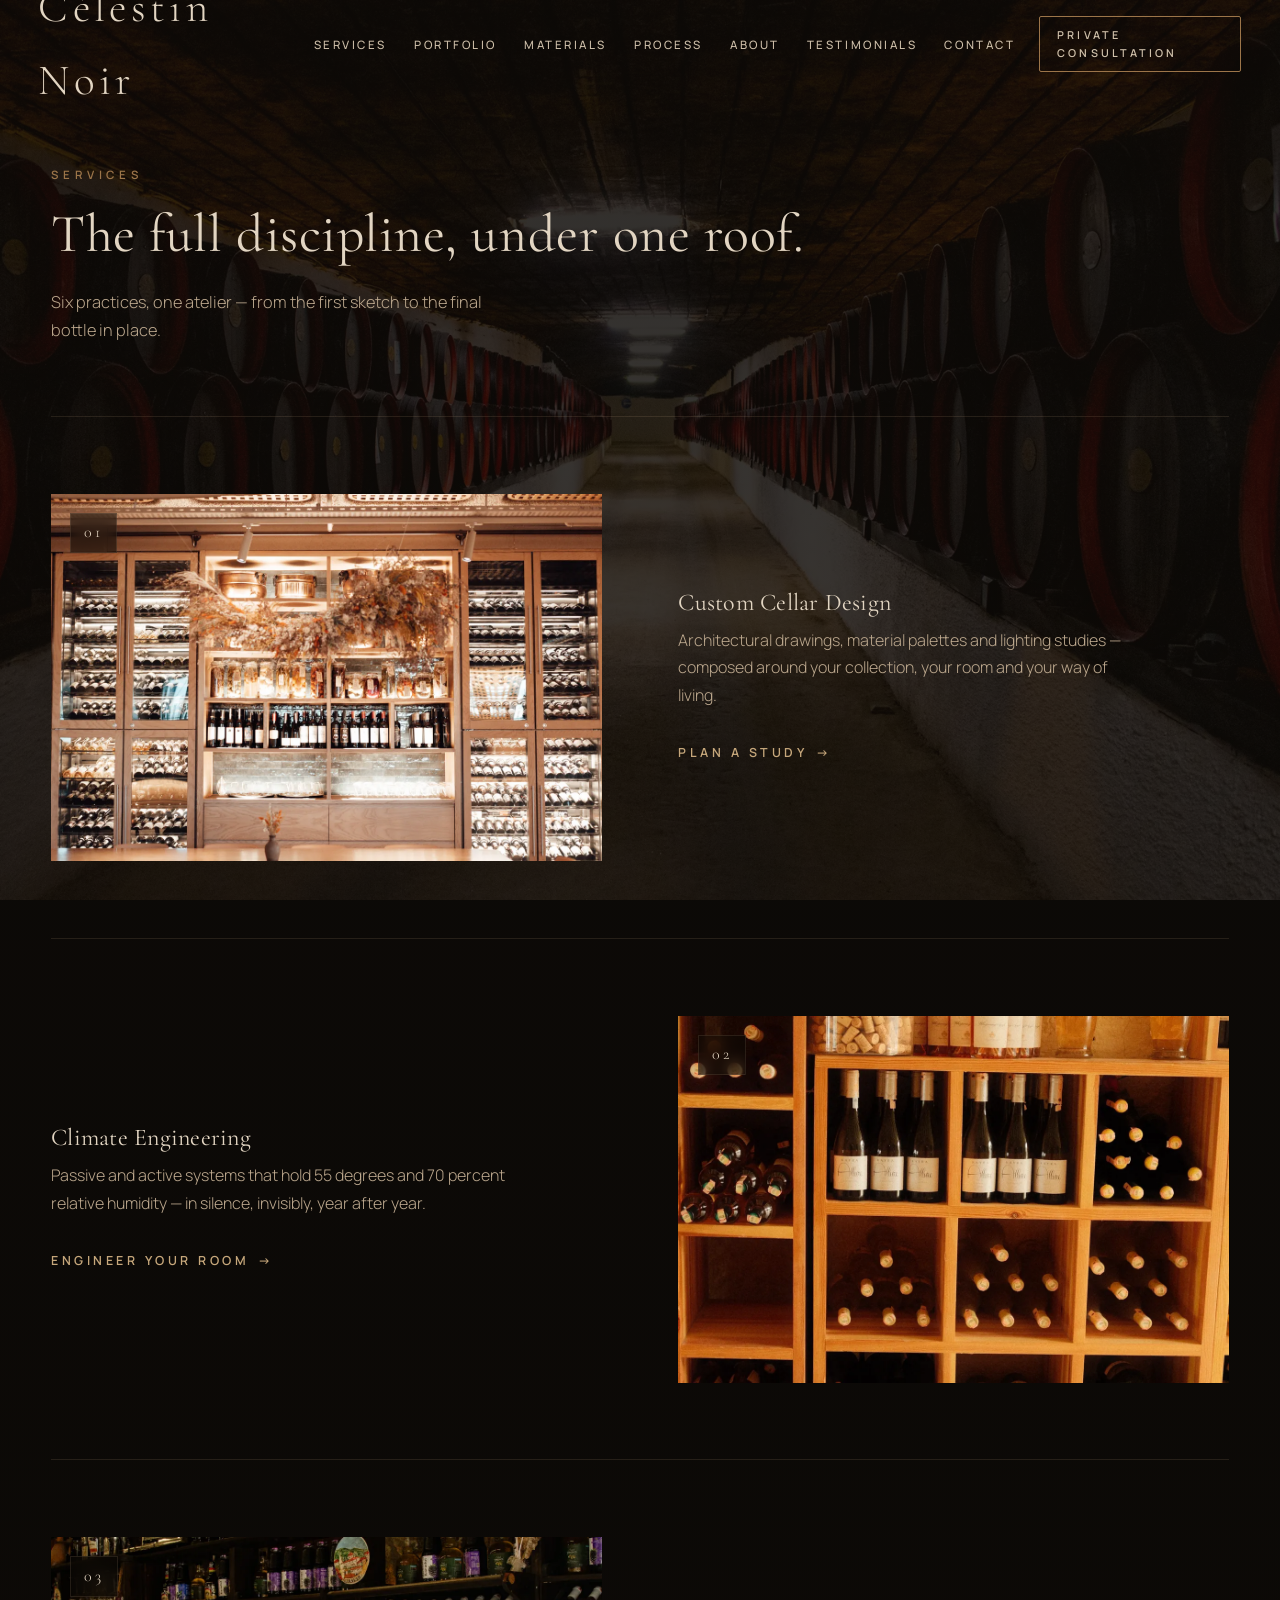
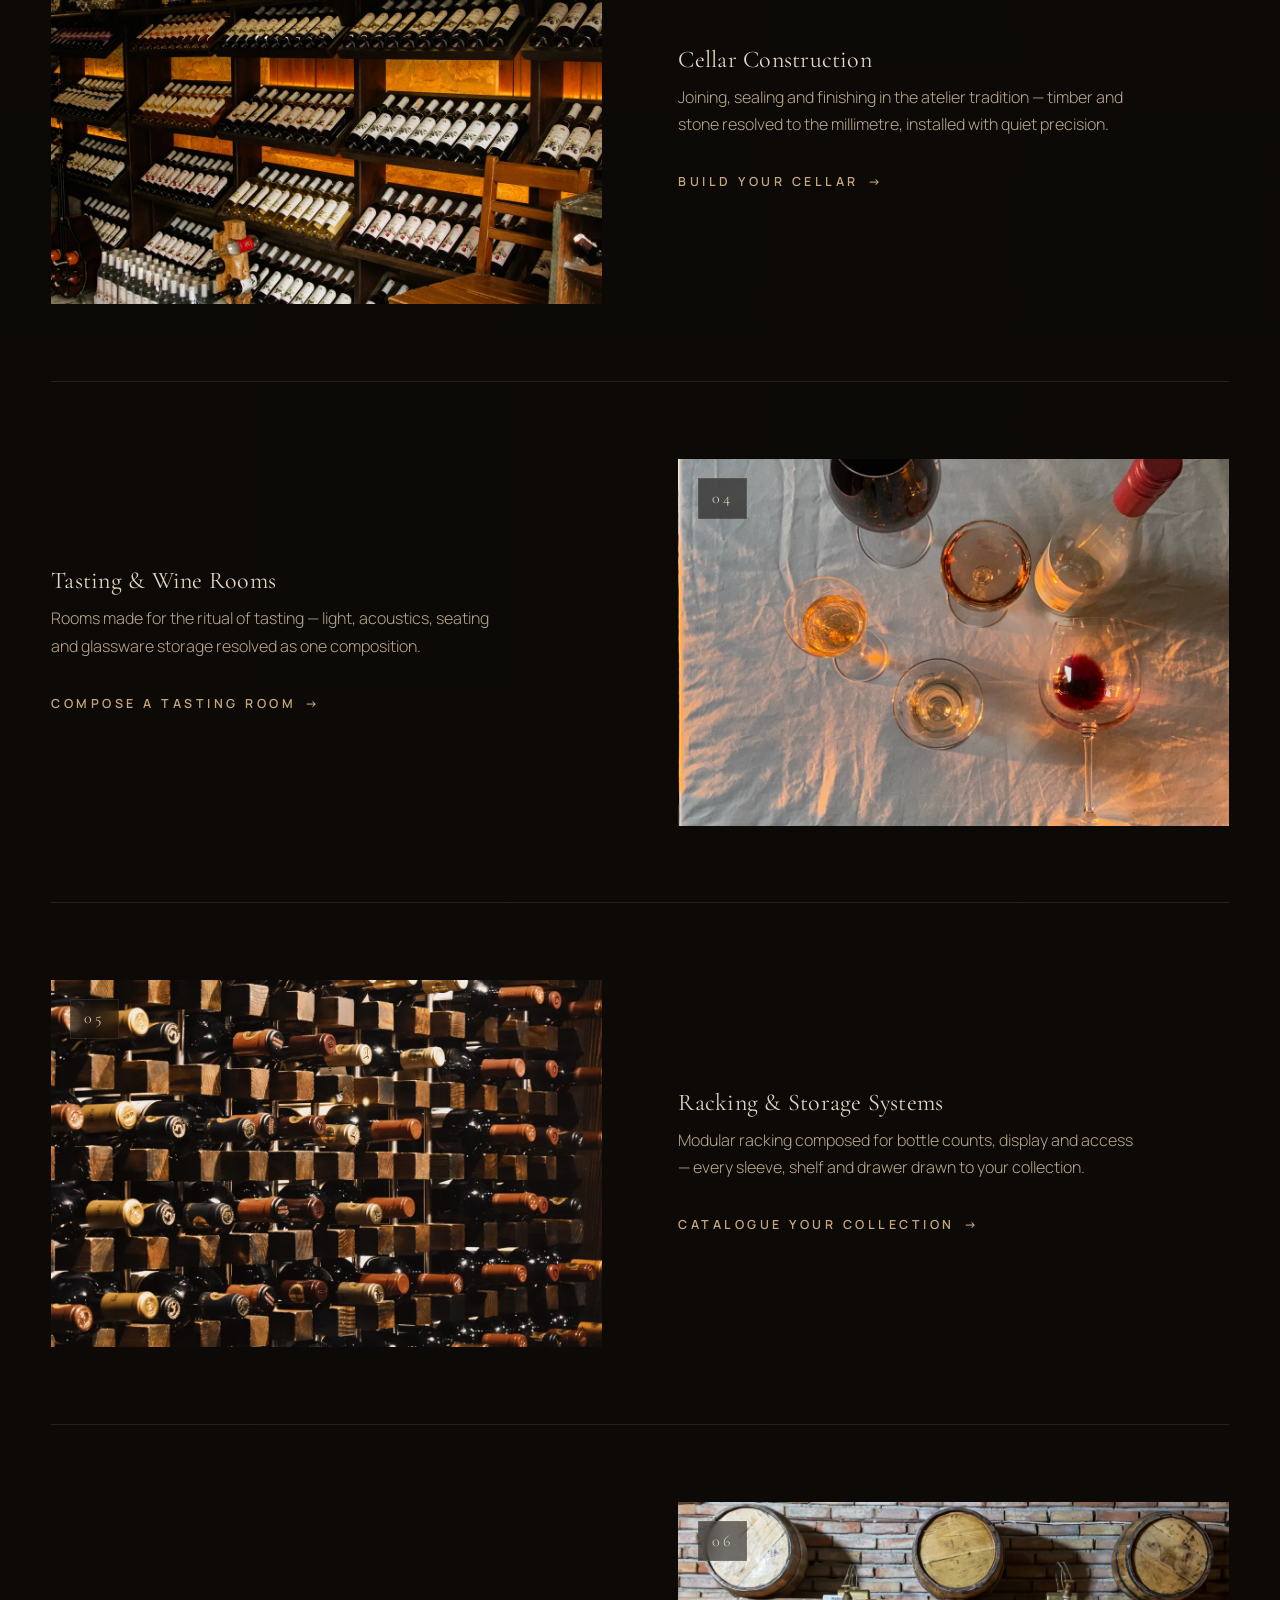
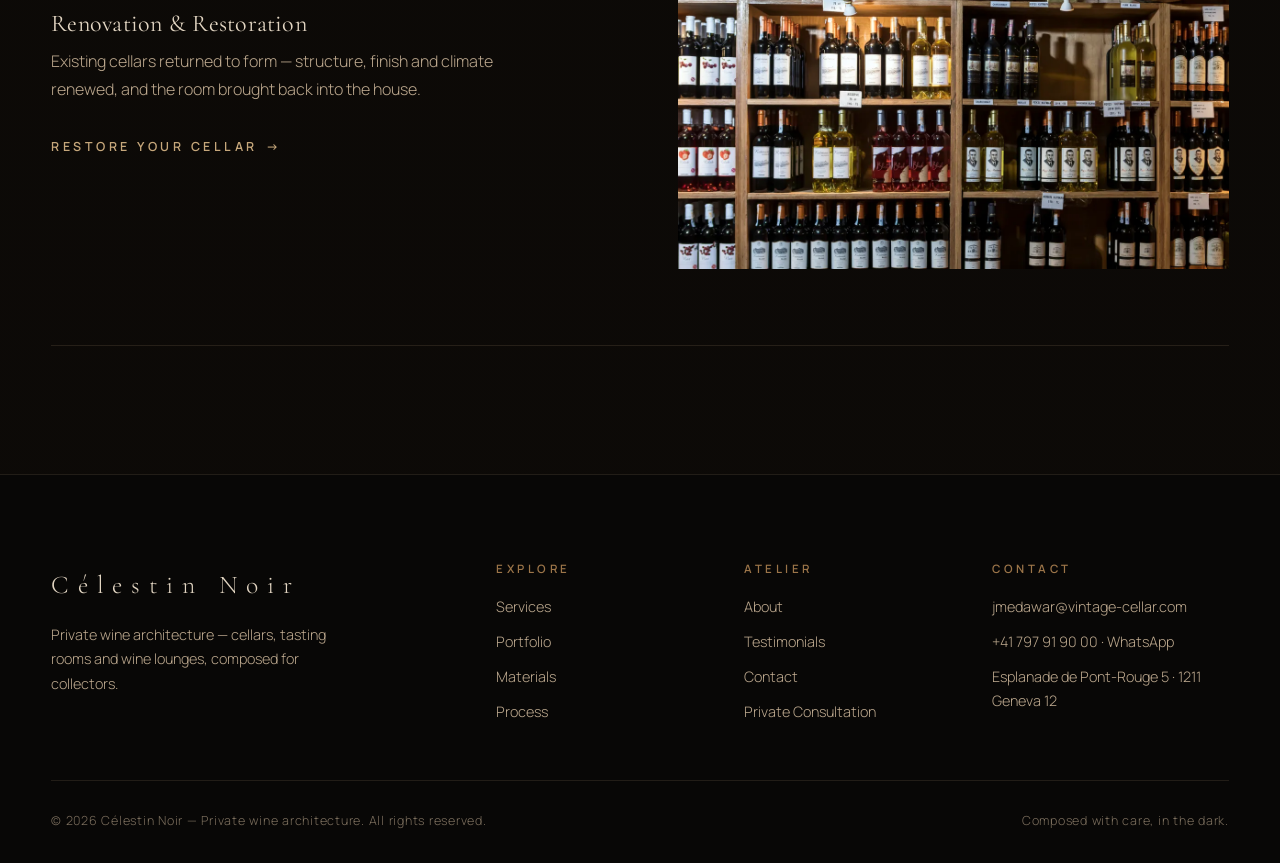
<file: services.html>
<!DOCTYPE html>
<html lang="en">
<head>
  <meta charset="UTF-8">
  <meta name="viewport" content="width=device-width, initial-scale=1.0">
  <title>Services — Célestin Noir</title>
  <meta name="description" content="Six practices, one atelier — cellar design, climate engineering, construction, tasting rooms, racking and restoration.">
  <meta name="robots" content="index, follow">
  <meta name="theme-color" content="#0D0A07">
  <link rel="icon" type="image/svg+xml" href="assets/img/favicon.svg">
  <link rel="canonical" href="https://cellare.example/services.html">

  <meta property="og:type" content="website">
  <meta property="og:site_name" content="Célestin Noir">
  <meta property="og:title" content="Services — Célestin Noir">
  <meta property="og:description" content="Private wine cellars, tasting rooms and wine lounges — composed with the discipline of a grand atelier.">
  <meta property="og:url" content="https://cellare.example/services.html">
  <meta property="og:image" content="https://cellare.example/assets/img/hero.webp">
  <meta property="og:image:width" content="1920">
  <meta property="og:image:height" content="1080">
  <meta name="twitter:card" content="summary_large_image">

  <link rel="preconnect" href="https://fonts.googleapis.com">
  <link rel="preconnect" href="https://fonts.gstatic.com" crossorigin>
  <link href="https://fonts.googleapis.com/css2?family=Cormorant+Garamond:ital,wght@0,300;0,400;0,500;0,600;1,300;1,400;1,500&family=Allura&family=Manrope:wght@300;400;500;600;700&display=swap" rel="stylesheet">
  <link rel="stylesheet" href="css/styles.css">

  <script type="application/ld+json">
  {
    "@context": "https://schema.org",
    "@type": "Organization",
    "name": "Célestin Noir",
    "description": "Private wine cellar architecture and construction atelier.",
    "url": "https://cellare.example/",
    "email": "jmedawar@vintage-cellar.com",
    "telephone": "+41 797 91 90 00",
    "address": {
      "@type": "PostalAddress",
      "streetAddress": "Esplanade de Pont-Rouge 5, CP 225",
      "postalCode": "1211",
      "addressLocality": "Geneva 12",
      "addressCountry": "CH"
    }
  }
  </script>
</head>
<body class="subpage"><header class="site-header" id="top">
    <nav class="nav" aria-label="Primary">
      <div class="nav__inner">
        <a class="nav__brand" href="index.html#top" aria-label="Célestin Noir — home">
          <span class="nav__brand-mark">Célestin Noir</span>
        </a>
        <ul class="nav__links">
          <li><a href="services.html">Services</a></li>
          <li><a href="portfolio.html">Portfolio</a></li>
          <li><a href="materials.html">Materials</a></li>
          <li><a href="process.html">Process</a></li>
          <li><a href="about.html">About</a></li>
          <li><a href="testimonials.html">Testimonials</a></li>
          <li><a href="contact.html">Contact</a></li>
        </ul>
        <a class="btn btn--ghost btn--nav" href="contact.html">Private Consultation</a>
        <button class="nav__toggle" type="button" aria-expanded="false" aria-controls="nav-menu" aria-label="Open menu">
          <span></span><span></span>
        </button>
      </div>
      <div class="nav__menu" id="nav-menu">
        <ul class="nav__menu-links">
          <li><a href="services.html">Services</a></li>
          <li><a href="portfolio.html">Portfolio</a></li>
          <li><a href="materials.html">Materials</a></li>
          <li><a href="process.html">Process</a></li>
          <li><a href="about.html">About</a></li>
          <li><a href="testimonials.html">Testimonials</a></li>
          <li><a href="contact.html">Contact</a></li>
        </ul>
        <a class="btn btn--ghost" href="contact.html">Private Consultation</a>
      </div>
    </nav>
  </header><main>
<section class="services section" id="services">
      <div class="container">
        <header class="section-head reveal">
          <p class="eyebrow">Services</p>
          <h2 class="h2">The full discipline, under one roof.</h2>
          <p class="section-head__sub">Six practices, one atelier — from the first sketch to the final bottle in place.</p>
        </header>

        <article class="svc reveal">
          <div class="svc__media">
            <img src="assets/img/srv-01.webp" alt="A modern enoteca wine room with bottles displayed in warm light" width="1200" height="800" loading="lazy">
            <span class="svc__num">01</span>
          </div>
          <div class="svc__body">
            <h3 class="h3">Custom Cellar Design</h3>
            <p>Architectural drawings, material palettes and lighting studies — composed around your collection, your room and your way of living.</p>
            <a class="link-arrow" href="contact.html">Plan a study <span aria-hidden="true">→</span></a>
          </div>
        </article>

        <article class="svc svc--rev reveal">
          <div class="svc__media">
            <img src="assets/img/srv-02.webp" alt="Wine bottles stored in a wooden rack with warm tones" width="1200" height="800" loading="lazy">
            <span class="svc__num">02</span>
          </div>
          <div class="svc__body">
            <h3 class="h3">Climate Engineering</h3>
            <p>Passive and active systems that hold 55 degrees and 70 percent relative humidity — in silence, invisibly, year after year.</p>
            <a class="link-arrow" href="contact.html">Engineer your room <span aria-hidden="true">→</span></a>
          </div>
        </article>

        <article class="svc reveal">
          <div class="svc__media">
            <img src="assets/img/srv-03.webp" alt="A rustic cellar with rows of wine bottles on wooden shelves" width="1200" height="800" loading="lazy">
            <span class="svc__num">03</span>
          </div>
          <div class="svc__body">
            <h3 class="h3">Cellar Construction</h3>
            <p>Joining, sealing and finishing in the atelier tradition — timber and stone resolved to the millimetre, installed with quiet precision.</p>
            <a class="link-arrow" href="contact.html">Build your cellar <span aria-hidden="true">→</span></a>
          </div>
        </article>

        <article class="svc svc--rev reveal">
          <div class="svc__media">
            <img src="assets/img/srv-04.webp" alt="Wine glasses arranged on linen in soft, shadowed light" width="1200" height="800" loading="lazy">
            <span class="svc__num">04</span>
          </div>
          <div class="svc__body">
            <h3 class="h3">Tasting &amp; Wine Rooms</h3>
            <p>Rooms made for the ritual of tasting — light, acoustics, seating and glassware storage resolved as one composition.</p>
            <a class="link-arrow" href="contact.html">Compose a tasting room <span aria-hidden="true">→</span></a>
          </div>
        </article>

        <article class="svc reveal">
          <div class="svc__media">
            <img src="assets/img/srv-05.webp" alt="Wine bottles displayed vertically on dark wooden racks" width="1200" height="800" loading="lazy">
            <span class="svc__num">05</span>
          </div>
          <div class="svc__body">
            <h3 class="h3">Racking &amp; Storage Systems</h3>
            <p>Modular racking composed for bottle counts, display and access — every sleeve, shelf and drawer drawn to your collection.</p>
            <a class="link-arrow" href="contact.html">Catalogue your collection <span aria-hidden="true">→</span></a>
          </div>
        </article>

        <article class="svc svc--rev reveal">
          <div class="svc__media">
            <img src="assets/img/srv-06.webp" alt="A rustic cellar with wine bottles, brick walls and wooden barrels" width="1200" height="800" loading="lazy">
            <span class="svc__num">06</span>
          </div>
          <div class="svc__body">
            <h3 class="h3">Renovation &amp; Restoration</h3>
            <p>Existing cellars returned to form — structure, finish and climate renewed, and the room brought back into the house.</p>
            <a class="link-arrow" href="contact.html">Restore your cellar <span aria-hidden="true">→</span></a>
          </div>
        </article>
      </div>
    </section>
  </main>
<footer class="footer">
    <div class="container">
      <div class="footer__top">
        <div class="footer__brand">
          <span class="footer__mark">Célestin Noir</span>
          <p>Private wine architecture — cellars, tasting rooms and wine lounges, composed for collectors.</p>
        </div>
        <nav class="footer__col" aria-label="Footer — explore">
          <h4>Explore</h4>
          <ul>
            <li><a href="services.html">Services</a></li>
            <li><a href="portfolio.html">Portfolio</a></li>
            <li><a href="materials.html">Materials</a></li>
            <li><a href="process.html">Process</a></li>
          </ul>
        </nav>
        <nav class="footer__col" aria-label="Footer — atelier">
          <h4>Atelier</h4>
          <ul>
            <li><a href="about.html">About</a></li>
            <li><a href="testimonials.html">Testimonials</a></li>
            <li><a href="contact.html">Contact</a></li>
            <li><a href="contact.html">Private Consultation</a></li>
          </ul>
        </nav>
        <div class="footer__col">
          <h4>Contact</h4>
          <ul>
            <li><a href="mailto:jmedawar@vintage-cellar.com">jmedawar@vintage-cellar.com</a></li>
            <li><a href="https://wa.me/41797919000">+41 797 91 90 00 · WhatsApp</a></li>
            <li>Esplanade de Pont-Rouge 5 · 1211 Geneva 12</li>
          </ul>
        </div>
      </div>
      <div class="footer__bottom">
        <p>&copy; <span id="year">2026</span> Célestin Noir — Private wine architecture. All rights reserved.</p>
        <p>Composed with care, in the dark.</p>
      </div>
    </div>
  </footer>
  <script src="js/main.js" defer></script>
</body>
</html>
</file>
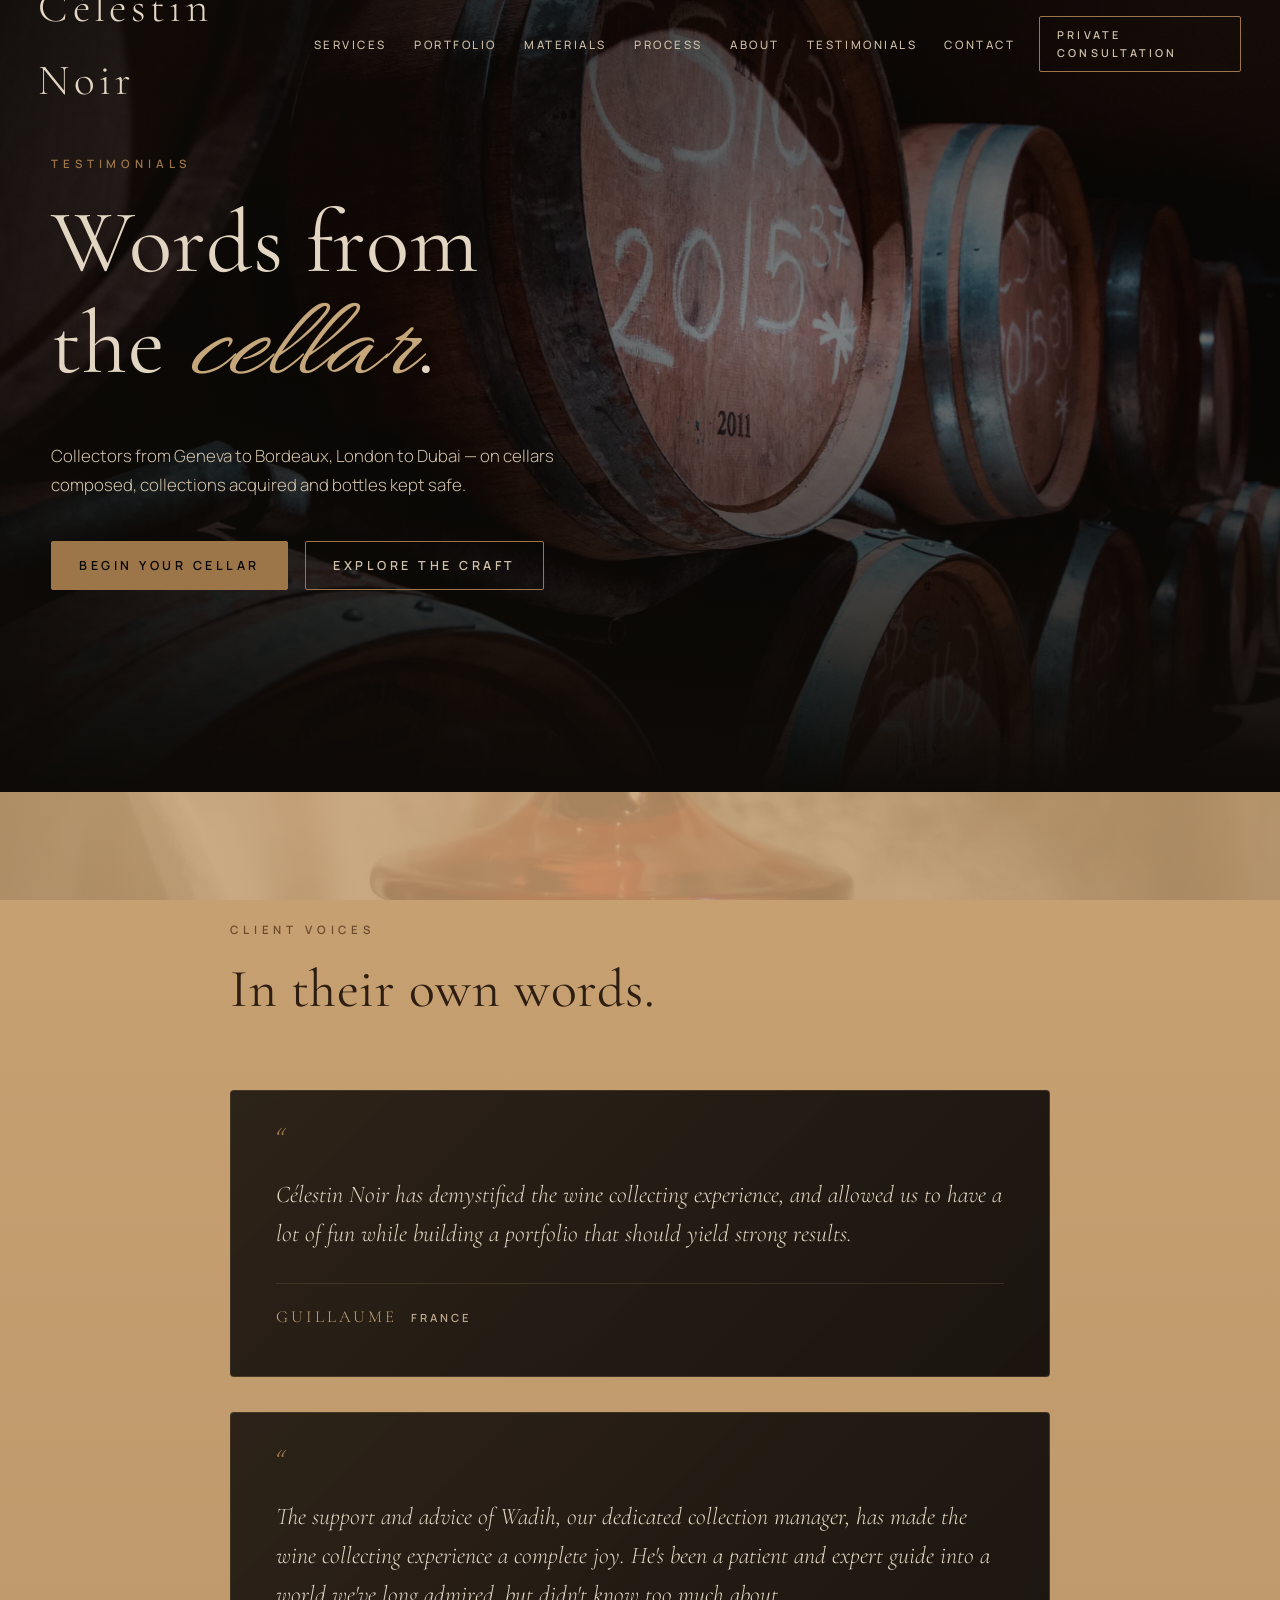
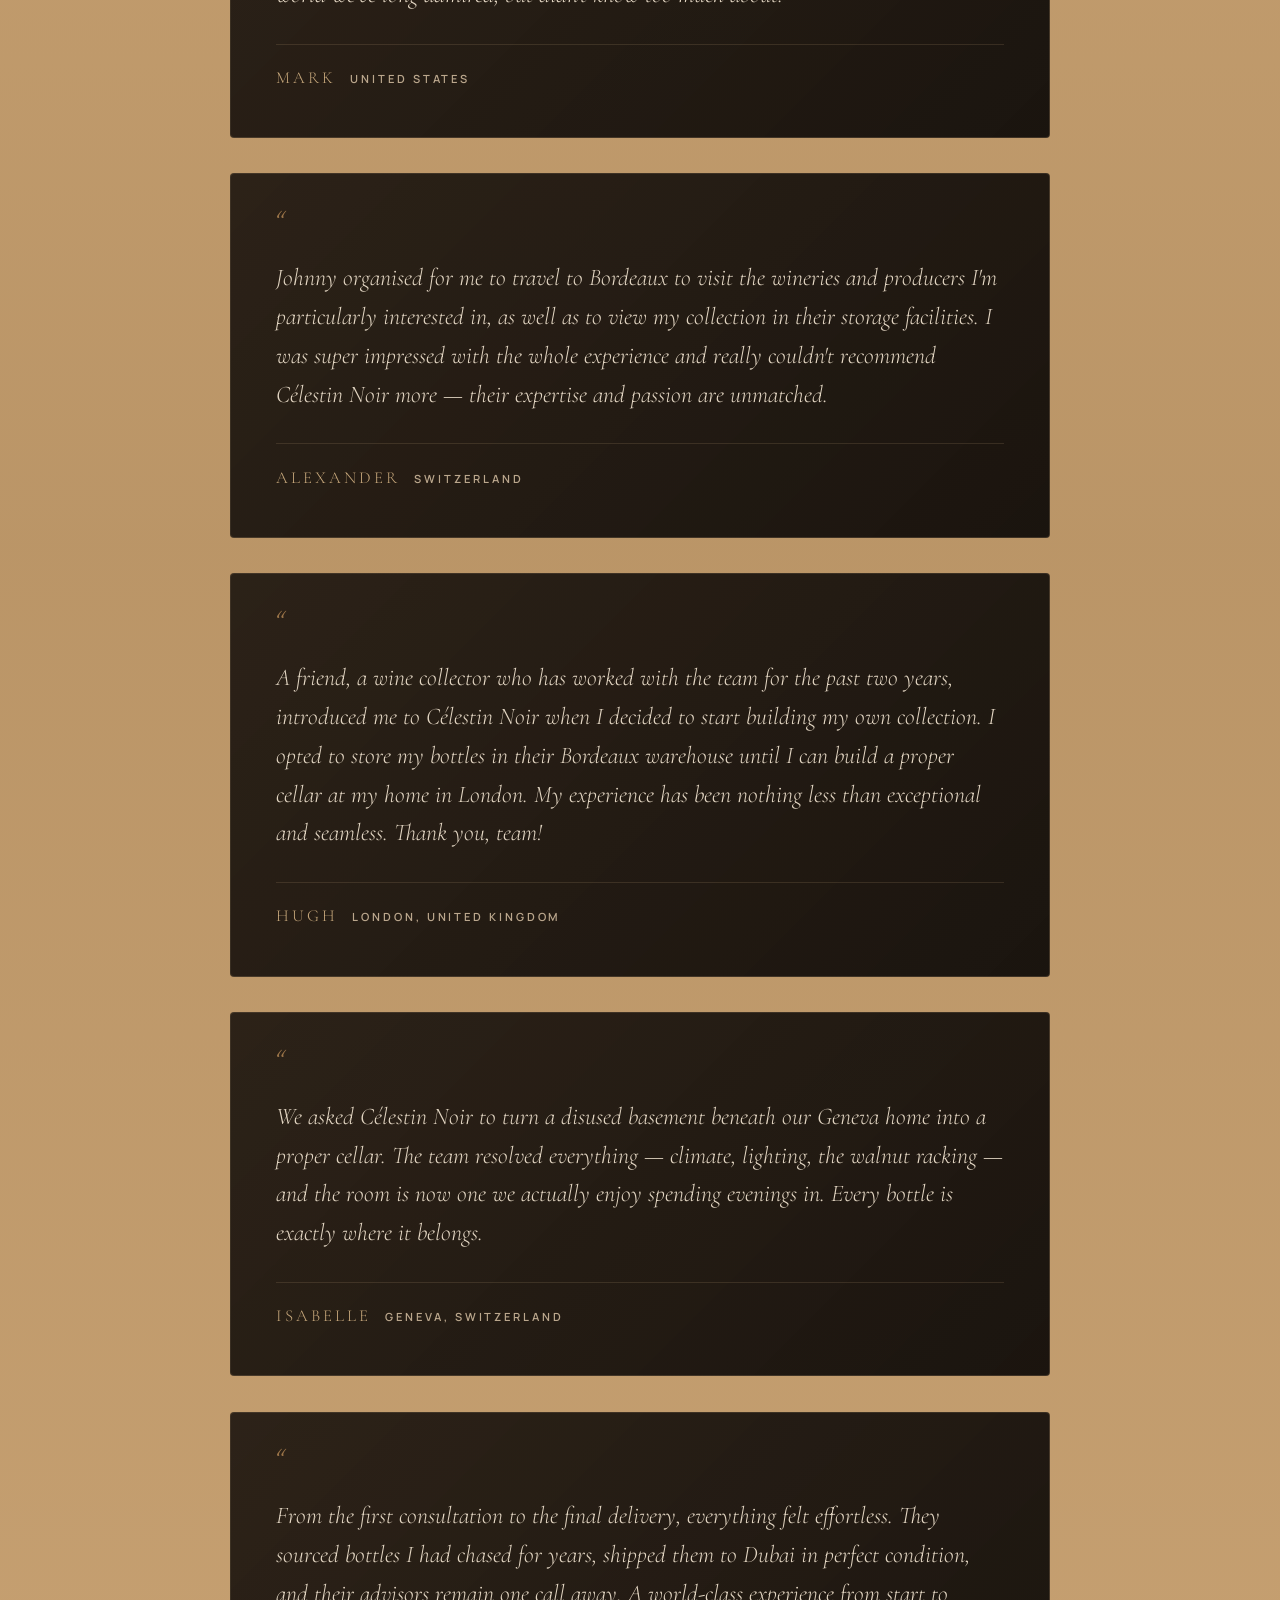
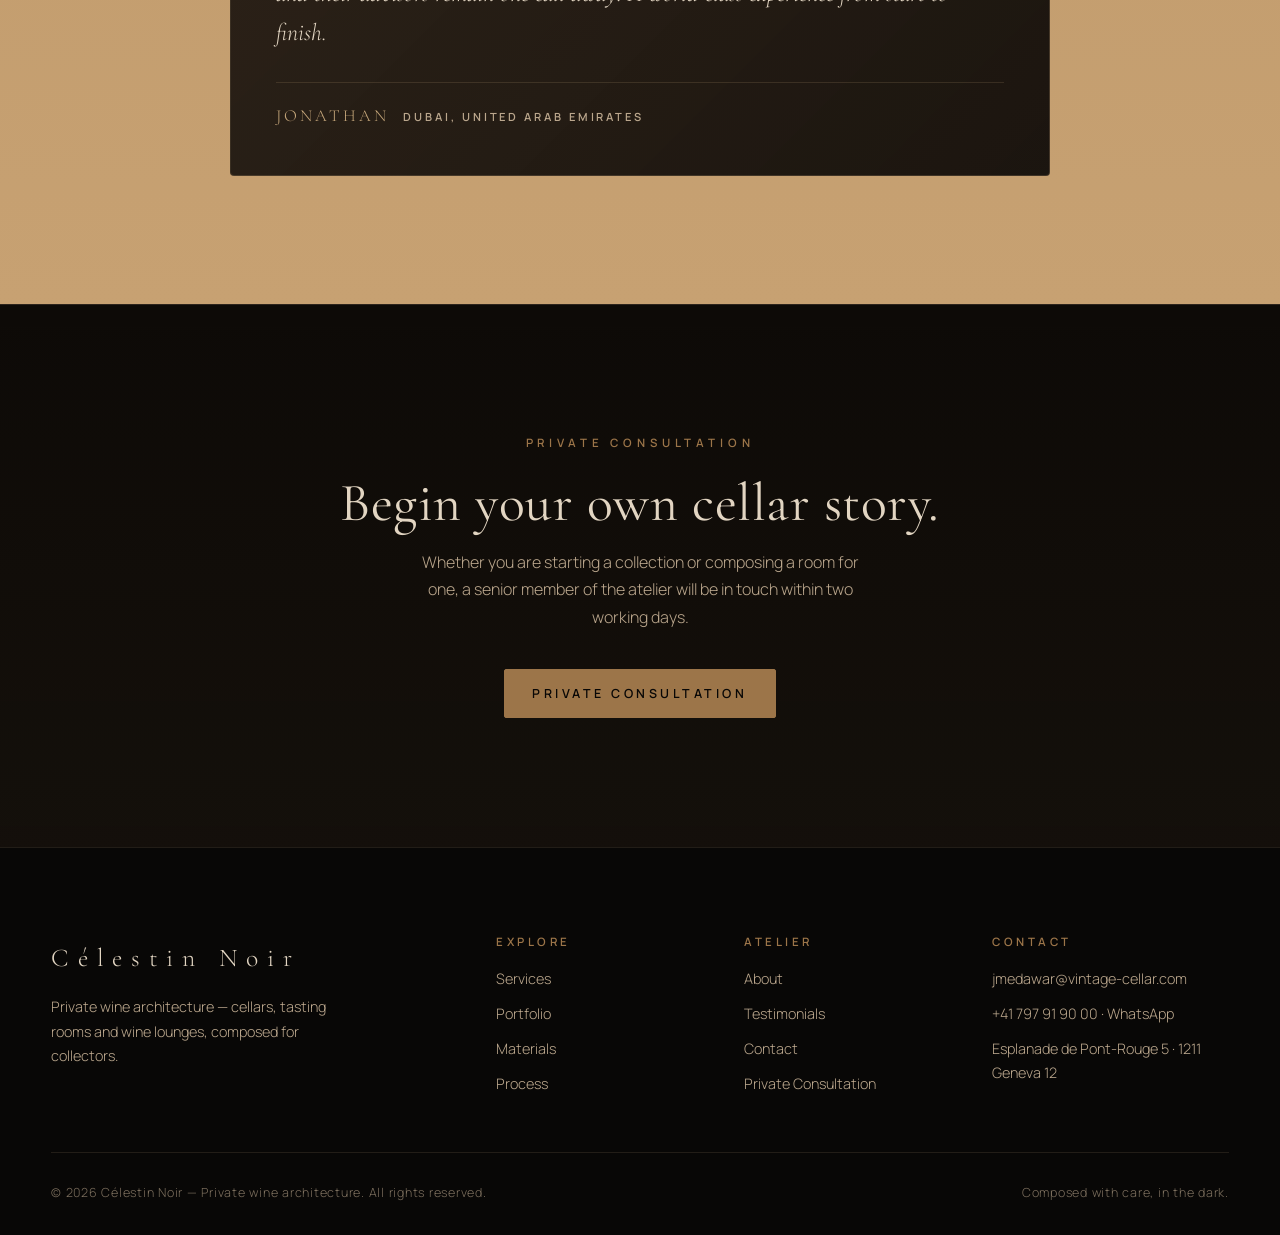
<file: testimonials.html>
<!DOCTYPE html>
<html lang="en">
<head>
  <meta charset="UTF-8">
  <meta name="viewport" content="width=device-width, initial-scale=1.0">
  <title>Testimonials — Célestin Noir</title>
  <meta name="description" content="Collectors from Geneva to Bordeaux, London to Dubai, on working with Célestin Noir — private wine architecture, acquisition and storage.">
  <meta name="robots" content="index, follow">
  <meta name="theme-color" content="#0D0A07">
  <link rel="icon" type="image/svg+xml" href="assets/img/favicon.svg">
  <link rel="canonical" href="https://cellare.example/testimonials.html">

  <meta property="og:type" content="website">
  <meta property="og:site_name" content="Célestin Noir">
  <meta property="og:title" content="Testimonials — Célestin Noir">
  <meta property="og:description" content="Words from collectors — cellar architecture, acquisition and storage in their own voices.">
  <meta property="og:url" content="https://cellare.example/testimonials.html">
  <meta property="og:image" content="https://cellare.example/assets/img/testimonials-bg.webp">
  <meta property="og:image:width" content="1920">
  <meta property="og:image:height" content="1080">
  <meta name="twitter:card" content="summary_large_image">

  <link rel="preconnect" href="https://fonts.googleapis.com">
  <link rel="preconnect" href="https://fonts.gstatic.com" crossorigin>
  <link rel="preload" as="image" href="assets/img/testimonials-bg.webp" fetchpriority="high">
  <link href="https://fonts.googleapis.com/css2?family=Cormorant+Garamond:ital,wght@0,300;0,400;0,500;0,600;1,300;1,400;1,500&family=Allura&family=Manrope:wght@300;400;500;600;700&display=swap" rel="stylesheet">
  <link rel="stylesheet" href="css/styles.css">

  <script type="application/ld+json">
  {
    "@context": "https://schema.org",
    "@type": "Organization",
    "name": "Célestin Noir",
    "description": "Private wine cellar architecture, fine wine acquisition and secure storage.",
    "url": "https://cellare.example/",
    "email": "jmedawar@vintage-cellar.com",
    "telephone": "+41 797 91 90 00",
    "address": {
      "@type": "PostalAddress",
      "streetAddress": "Esplanade de Pont-Rouge 5, CP 225",
      "postalCode": "1211",
      "addressLocality": "Geneva 12",
      "addressCountry": "CH"
    }
  }
  </script>
</head>
<body class="subpage">

  <header class="site-header" id="top">
    <nav class="nav" aria-label="Primary">
      <div class="nav__inner">
        <a class="nav__brand" href="index.html#top" aria-label="Célestin Noir — home">
          <span class="nav__brand-mark">Célestin Noir</span>
        </a>
        <ul class="nav__links">
          <li><a href="services.html">Services</a></li>
          <li><a href="portfolio.html">Portfolio</a></li>
          <li><a href="materials.html">Materials</a></li>
          <li><a href="process.html">Process</a></li>
          <li><a href="about.html">About</a></li>
          <li><a href="testimonials.html">Testimonials</a></li>
          <li><a href="contact.html">Contact</a></li>
        </ul>
        <a class="btn btn--ghost btn--nav" href="contact.html">Private Consultation</a>
        <button class="nav__toggle" type="button" aria-expanded="false" aria-controls="nav-menu" aria-label="Open menu">
          <span></span><span></span>
        </button>
      </div>
      <div class="nav__menu" id="nav-menu">
        <ul class="nav__menu-links">
          <li><a href="services.html">Services</a></li>
          <li><a href="portfolio.html">Portfolio</a></li>
          <li><a href="materials.html">Materials</a></li>
          <li><a href="process.html">Process</a></li>
          <li><a href="about.html">About</a></li>
          <li><a href="testimonials.html">Testimonials</a></li>
          <li><a href="contact.html">Contact</a></li>
        </ul>
        <a class="btn btn--ghost" href="contact.html">Private Consultation</a>
      </div>
    </nav>
  </header>

  <main>

    <section class="page-hero">
      <div class="page-hero__media" aria-hidden="true">
        <img src="assets/img/testimonials-bg.webp" alt="" width="1920" height="1080" fetchpriority="high">
      </div>
      <div class="page-hero__shade" aria-hidden="true"></div>
      <div class="hero__content">
        <p class="eyebrow hero__eyebrow">Testimonials</p>
        <h1 class="hero__title">Words from the <em>cellar</em>.</h1>
        <p class="hero__lede">Collectors from Geneva to Bordeaux, London to Dubai — on cellars composed, collections acquired and bottles kept safe.</p>
        <div class="hero__actions">
          <a class="btn btn--primary" href="contact.html">Begin Your Cellar</a>
          <a class="btn btn--ghost" href="services.html">Explore the Craft</a>
        </div>
      </div>
    </section>

    <section class="testimonials section" id="testimonials">
      <div class="container container--narrow">
        <header class="section-head reveal">
          <p class="eyebrow">Client voices</p>
          <h2 class="h2">In their own words.</h2>
        </header>
        <div class="testimonials__list">
          <figure class="testimonial reveal">
            <span class="testimonial__mark" aria-hidden="true">&ldquo;</span>
            <blockquote class="testimonial__quote">Célestin Noir has demystified the wine collecting experience, and allowed us to have a lot of fun while building a portfolio that should yield strong results.</blockquote>
            <figcaption class="testimonial__byline">
              <span class="testimonial__name">Guillaume</span>
              <span class="testimonial__place">France</span>
            </figcaption>
          </figure>
          <figure class="testimonial reveal">
            <span class="testimonial__mark" aria-hidden="true">&ldquo;</span>
            <blockquote class="testimonial__quote">The support and advice of Wadih, our dedicated collection manager, has made the wine collecting experience a complete joy. He's been a patient and expert guide into a world we've long admired, but didn't know too much about.</blockquote>
            <figcaption class="testimonial__byline">
              <span class="testimonial__name">Mark</span>
              <span class="testimonial__place">United States</span>
            </figcaption>
          </figure>
          <figure class="testimonial reveal">
            <span class="testimonial__mark" aria-hidden="true">&ldquo;</span>
            <blockquote class="testimonial__quote">Johnny organised for me to travel to Bordeaux to visit the wineries and producers I'm particularly interested in, as well as to view my collection in their storage facilities. I was super impressed with the whole experience and really couldn't recommend Célestin Noir more — their expertise and passion are unmatched.</blockquote>
            <figcaption class="testimonial__byline">
              <span class="testimonial__name">Alexander</span>
              <span class="testimonial__place">Switzerland</span>
            </figcaption>
          </figure>
          <figure class="testimonial reveal">
            <span class="testimonial__mark" aria-hidden="true">&ldquo;</span>
            <blockquote class="testimonial__quote">A friend, a wine collector who has worked with the team for the past two years, introduced me to Célestin Noir when I decided to start building my own collection. I opted to store my bottles in their Bordeaux warehouse until I can build a proper cellar at my home in London. My experience has been nothing less than exceptional and seamless. Thank you, team!</blockquote>
            <figcaption class="testimonial__byline">
              <span class="testimonial__name">Hugh</span>
              <span class="testimonial__place">London, United Kingdom</span>
            </figcaption>
          </figure>
          <figure class="testimonial reveal">
            <span class="testimonial__mark" aria-hidden="true">&ldquo;</span>
            <blockquote class="testimonial__quote">We asked Célestin Noir to turn a disused basement beneath our Geneva home into a proper cellar. The team resolved everything — climate, lighting, the walnut racking — and the room is now one we actually enjoy spending evenings in. Every bottle is exactly where it belongs.</blockquote>
            <figcaption class="testimonial__byline">
              <span class="testimonial__name">Isabelle</span>
              <span class="testimonial__place">Geneva, Switzerland</span>
            </figcaption>
          </figure>
          <figure class="testimonial reveal">
            <span class="testimonial__mark" aria-hidden="true">&ldquo;</span>
            <blockquote class="testimonial__quote">From the first consultation to the final delivery, everything felt effortless. They sourced bottles I had chased for years, shipped them to Dubai in perfect condition, and their advisors remain one call away. A world-class experience from start to finish.</blockquote>
            <figcaption class="testimonial__byline">
              <span class="testimonial__name">Jonathan</span>
              <span class="testimonial__place">Dubai, United Arab Emirates</span>
            </figcaption>
          </figure>
        </div>
      </div>
    </section>

    <section class="cta-band">
      <div class="container">
        <p class="eyebrow">Private consultation</p>
        <h2 class="h2">Begin your own cellar story.</h2>
        <p class="cta-band__lede">Whether you are starting a collection or composing a room for one, a senior member of the atelier will be in touch within two working days.</p>
        <a class="btn btn--primary" href="contact.html">Private Consultation</a>
      </div>
    </section>

  </main>

  <footer class="footer">
    <div class="container">
      <div class="footer__top">
        <div class="footer__brand">
          <span class="footer__mark">Célestin Noir</span>
          <p>Private wine architecture — cellars, tasting rooms and wine lounges, composed for collectors.</p>
        </div>
        <nav class="footer__col" aria-label="Footer — explore">
          <h4>Explore</h4>
          <ul>
            <li><a href="services.html">Services</a></li>
            <li><a href="portfolio.html">Portfolio</a></li>
            <li><a href="materials.html">Materials</a></li>
            <li><a href="process.html">Process</a></li>
          </ul>
        </nav>
        <nav class="footer__col" aria-label="Footer — atelier">
          <h4>Atelier</h4>
          <ul>
            <li><a href="about.html">About</a></li>
            <li><a href="testimonials.html">Testimonials</a></li>
            <li><a href="contact.html">Contact</a></li>
            <li><a href="contact.html">Private Consultation</a></li>
          </ul>
        </nav>
        <div class="footer__col">
          <h4>Contact</h4>
          <ul>
            <li><a href="mailto:jmedawar@vintage-cellar.com">jmedawar@vintage-cellar.com</a></li>
            <li><a href="https://wa.me/41797919000">+41 797 91 90 00 · WhatsApp</a></li>
            <li>Esplanade de Pont-Rouge 5 · 1211 Geneva 12</li>
          </ul>
        </div>
      </div>
      <div class="footer__bottom">
        <p>&copy; <span id="year">2026</span> Célestin Noir — Private wine architecture. All rights reserved.</p>
        <p>Composed with care, in the dark.</p>
      </div>
    </div>
  </footer>

  <script src="js/main.js" defer></script>
</body>
</html>
</file>
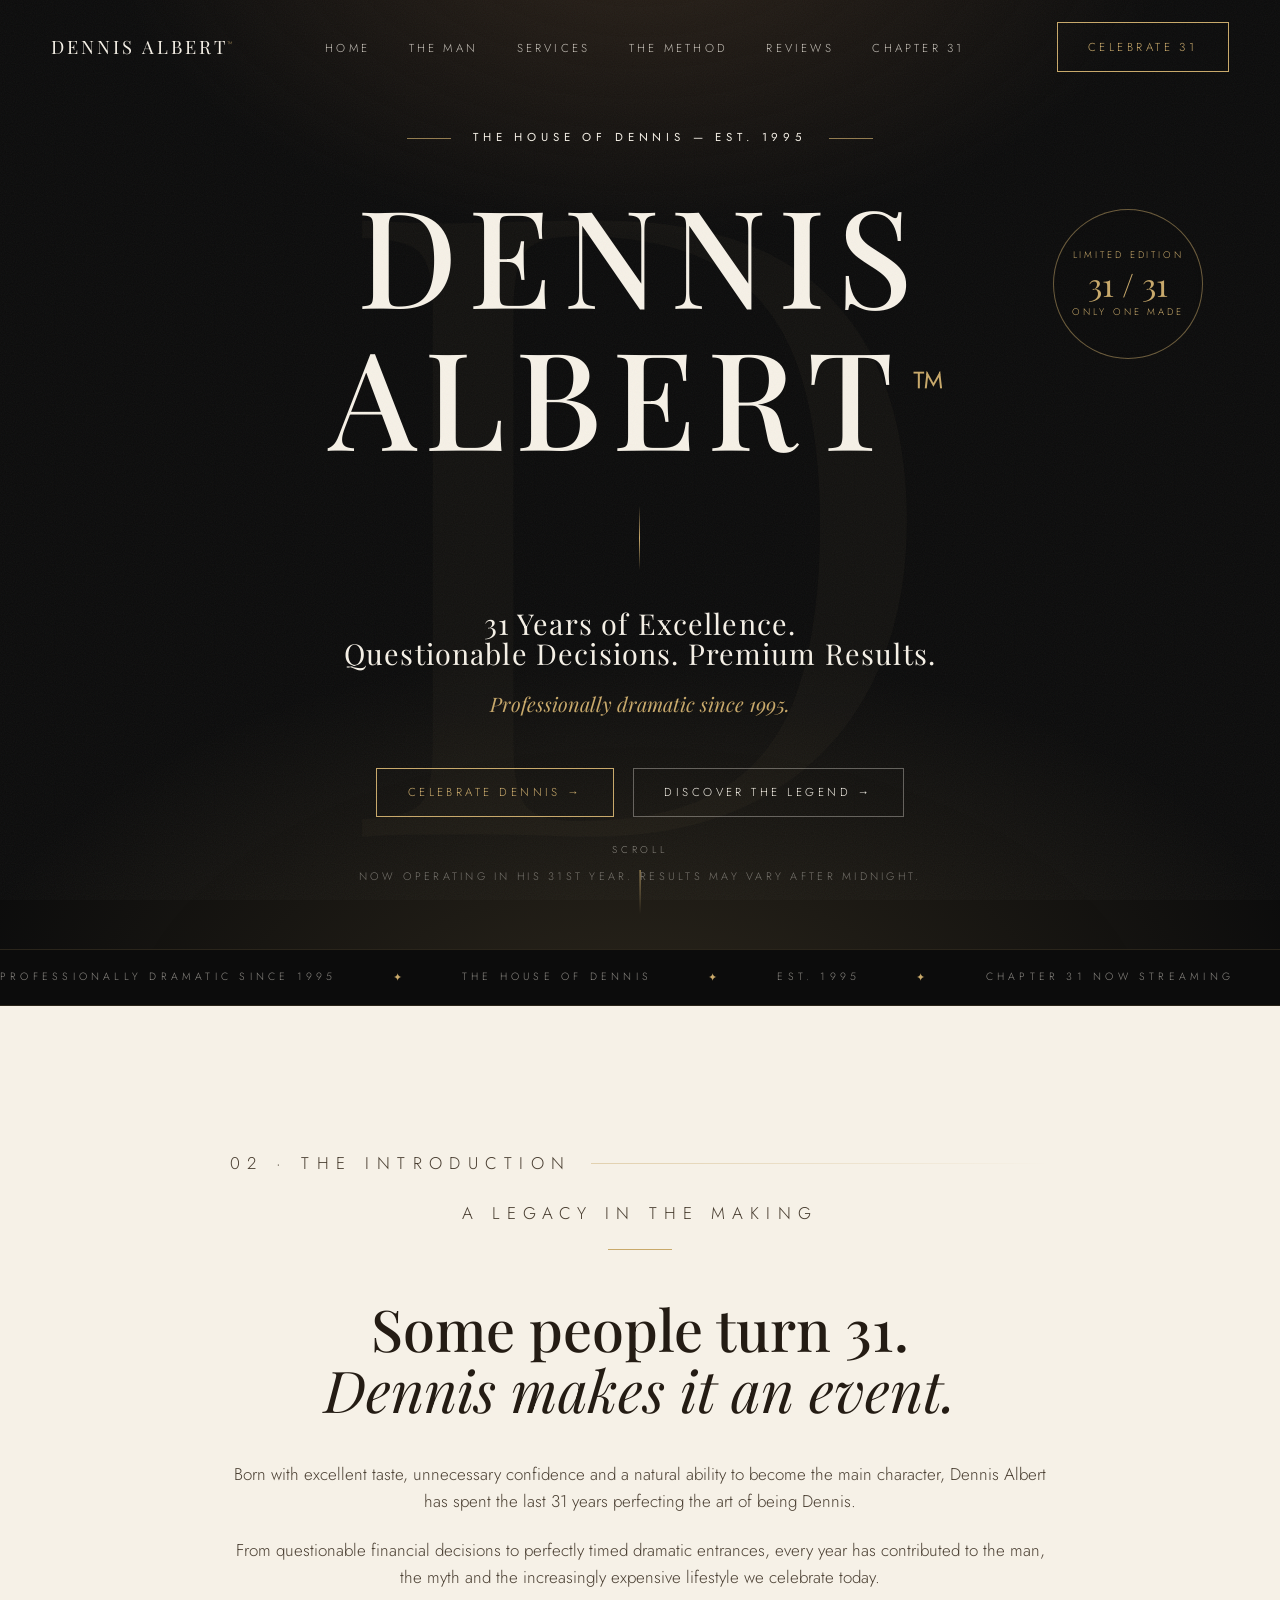
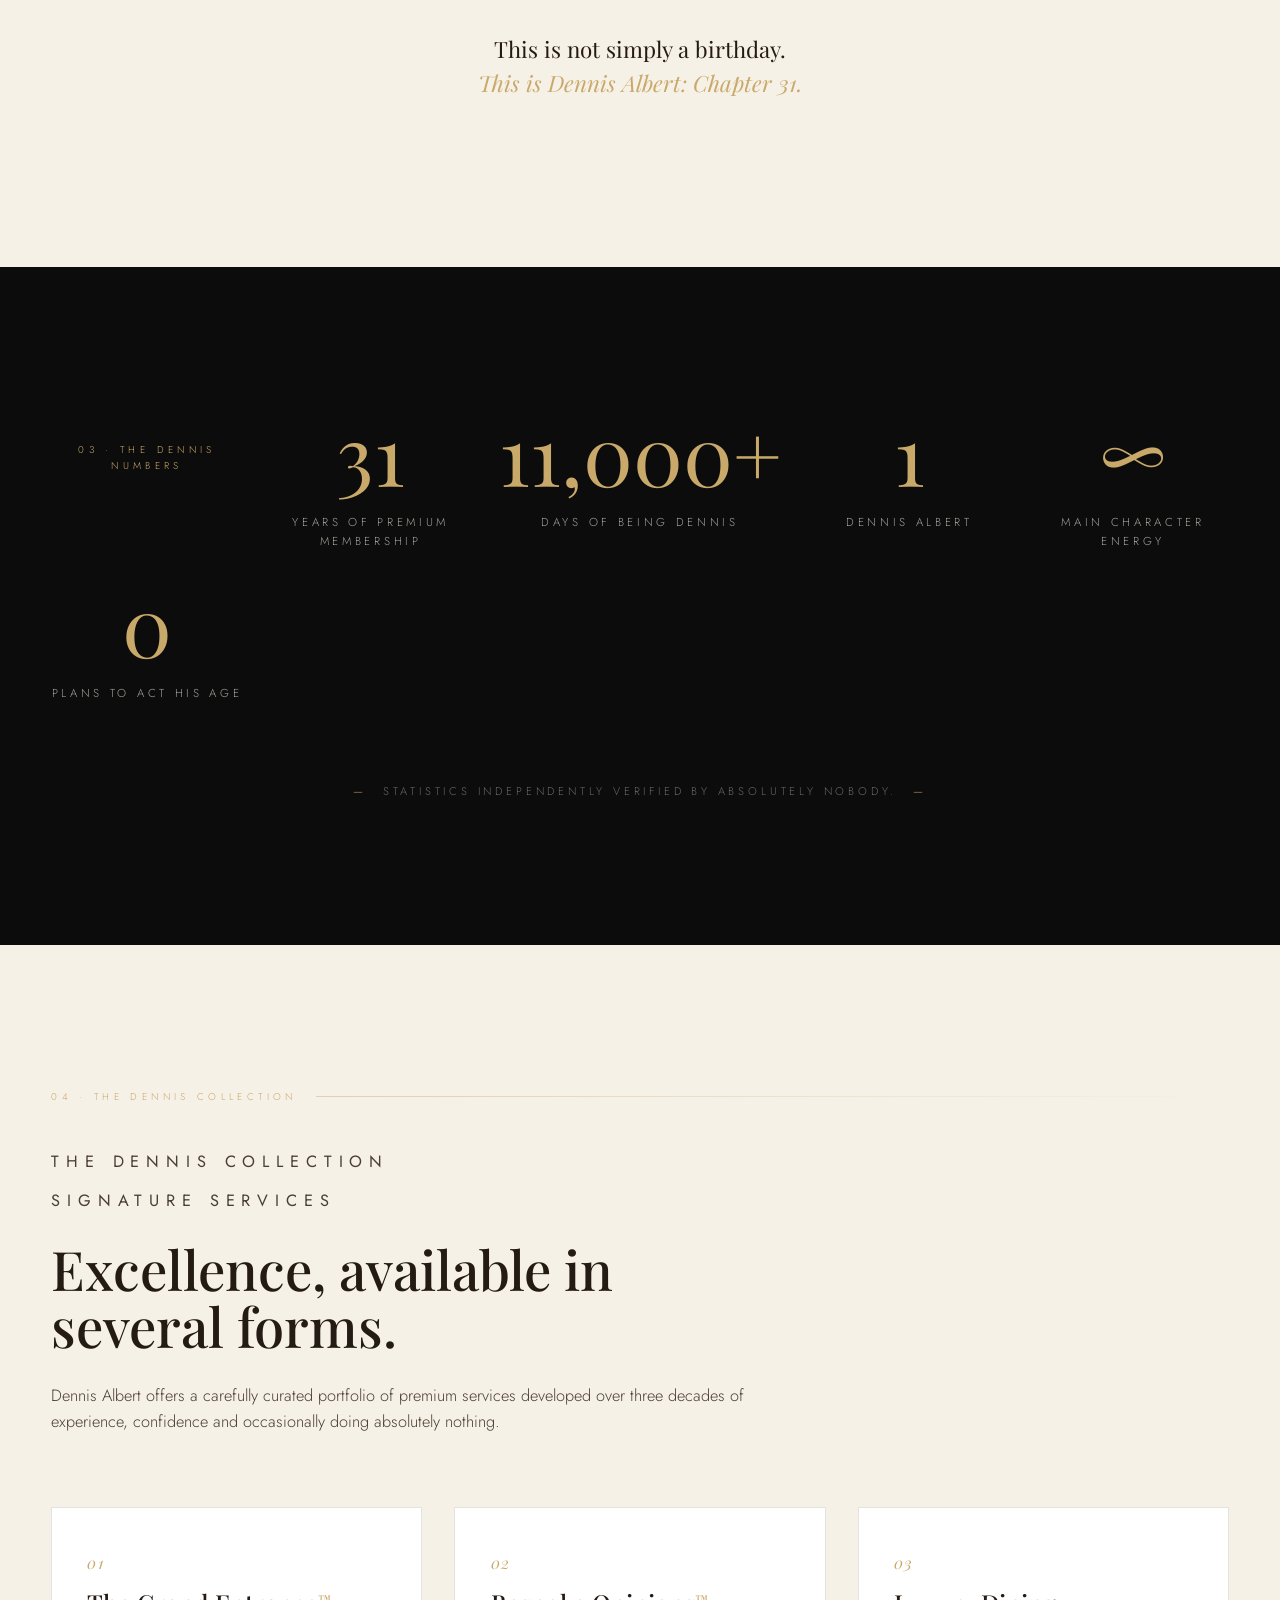
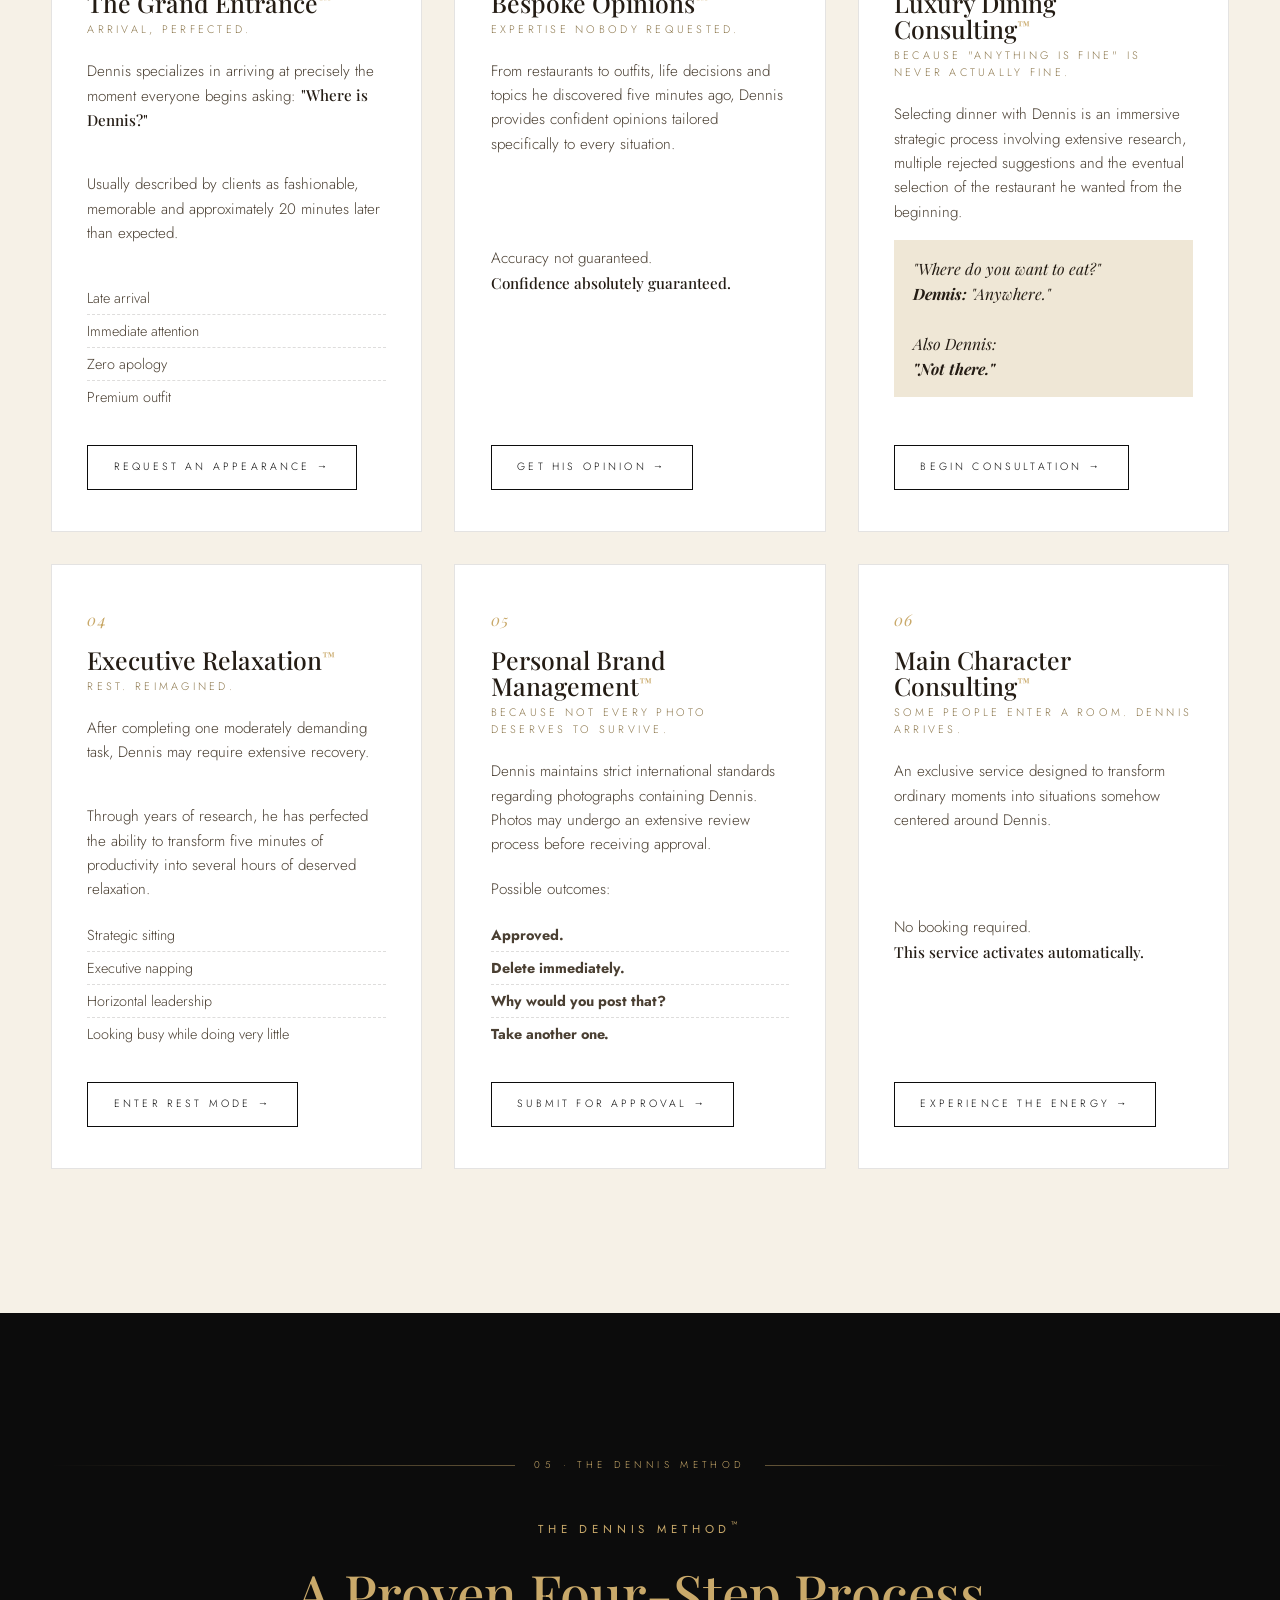
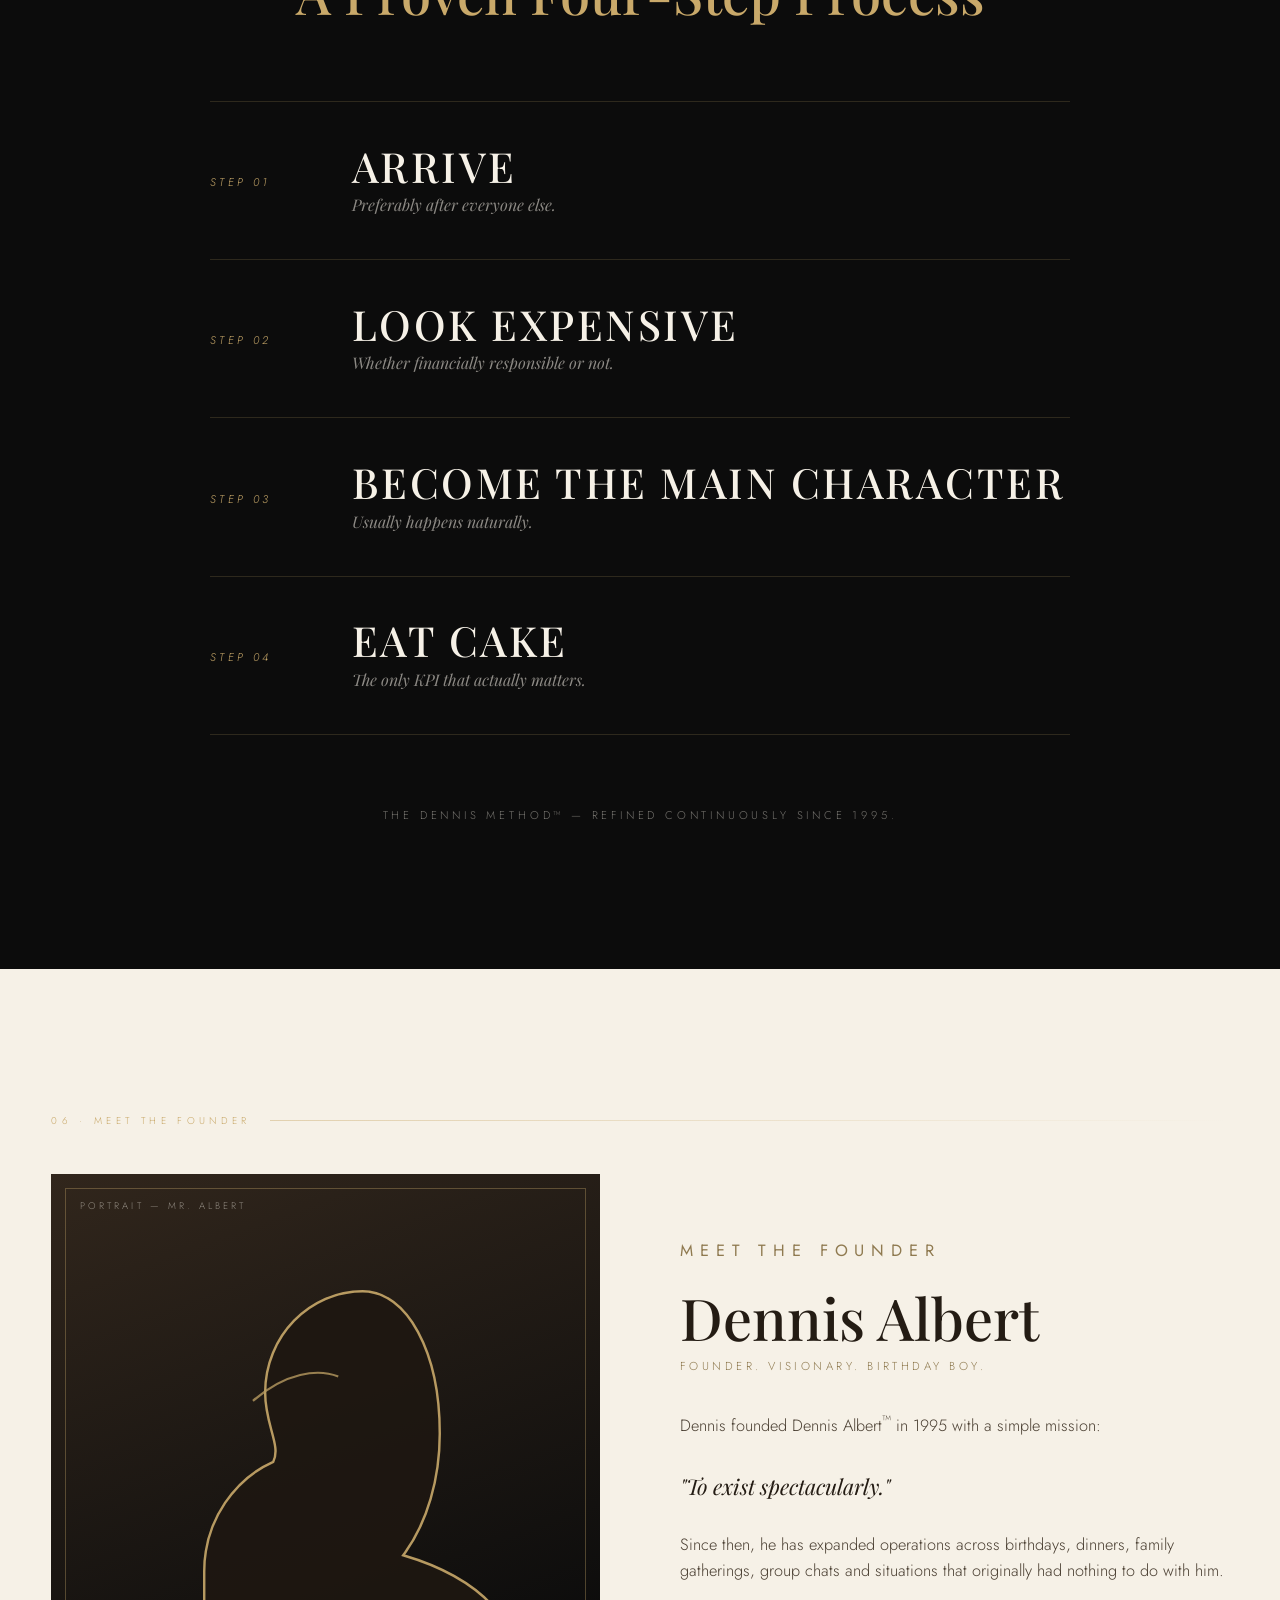
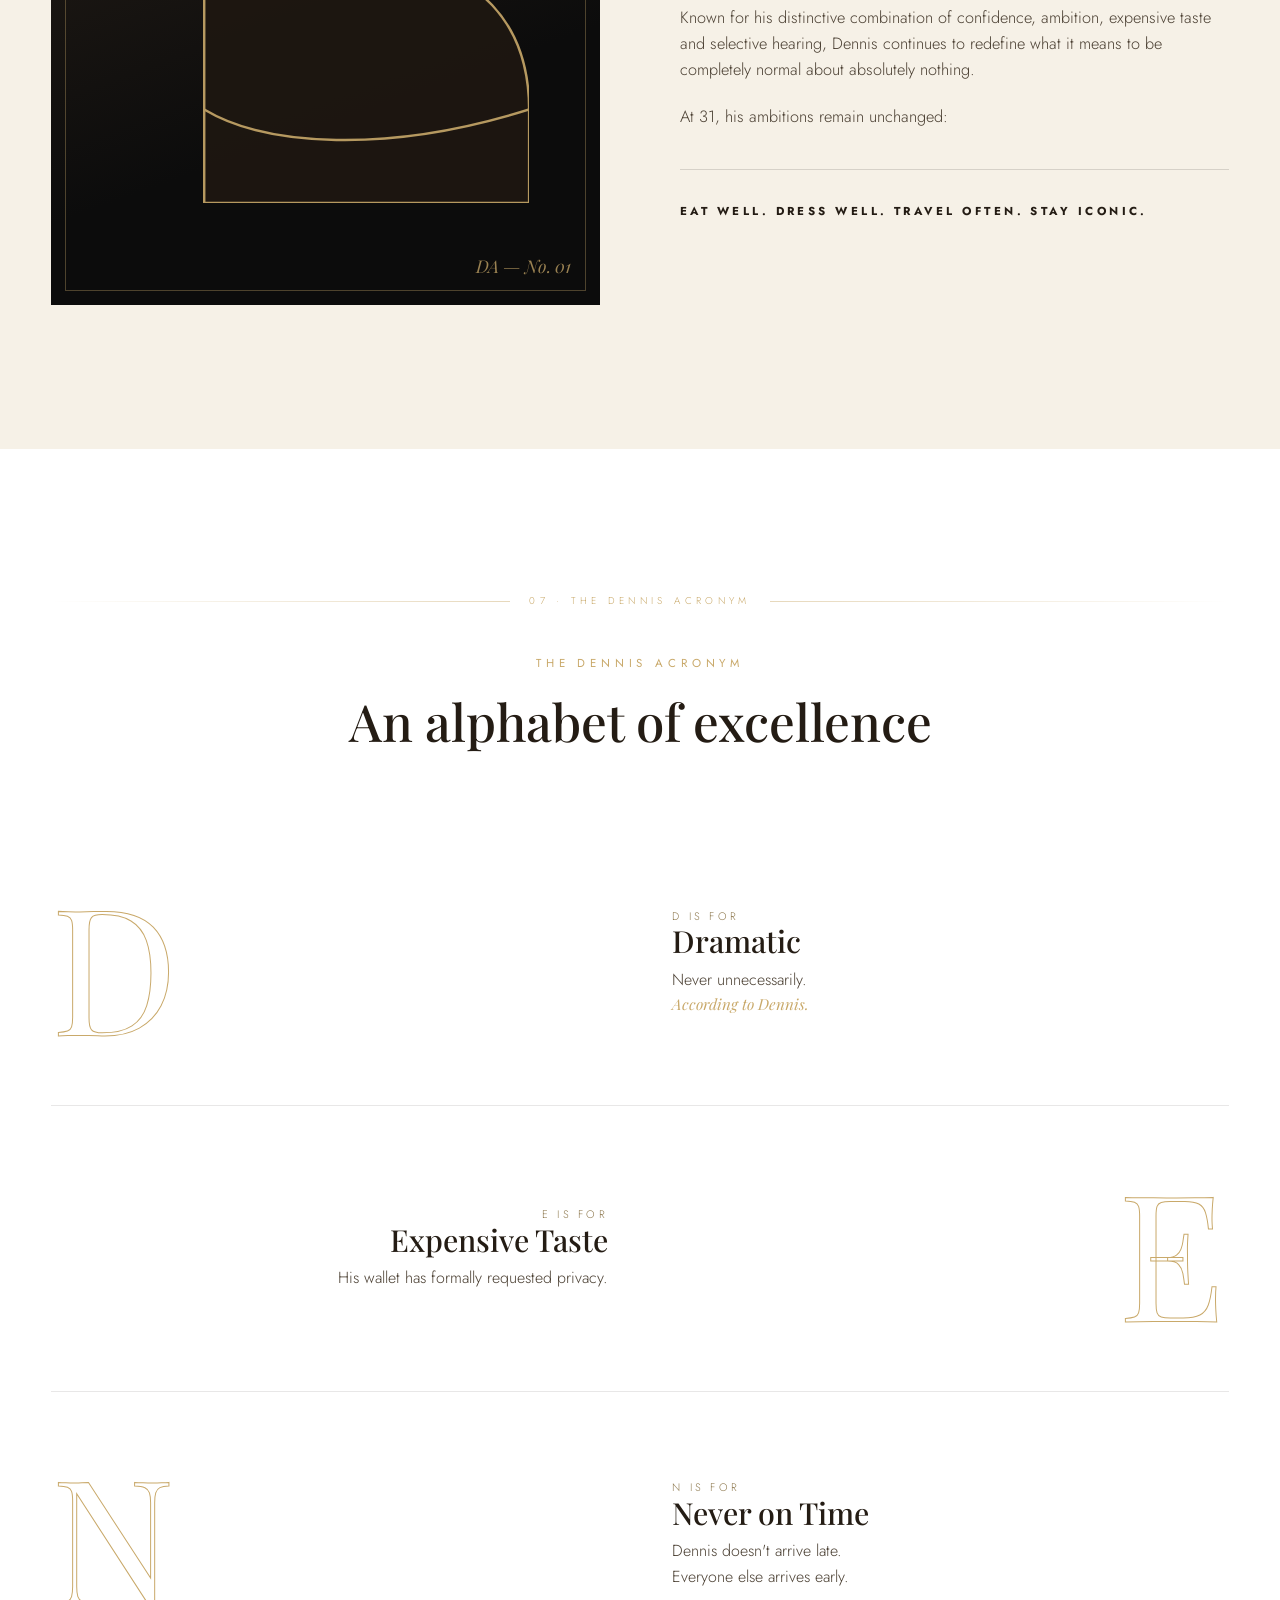
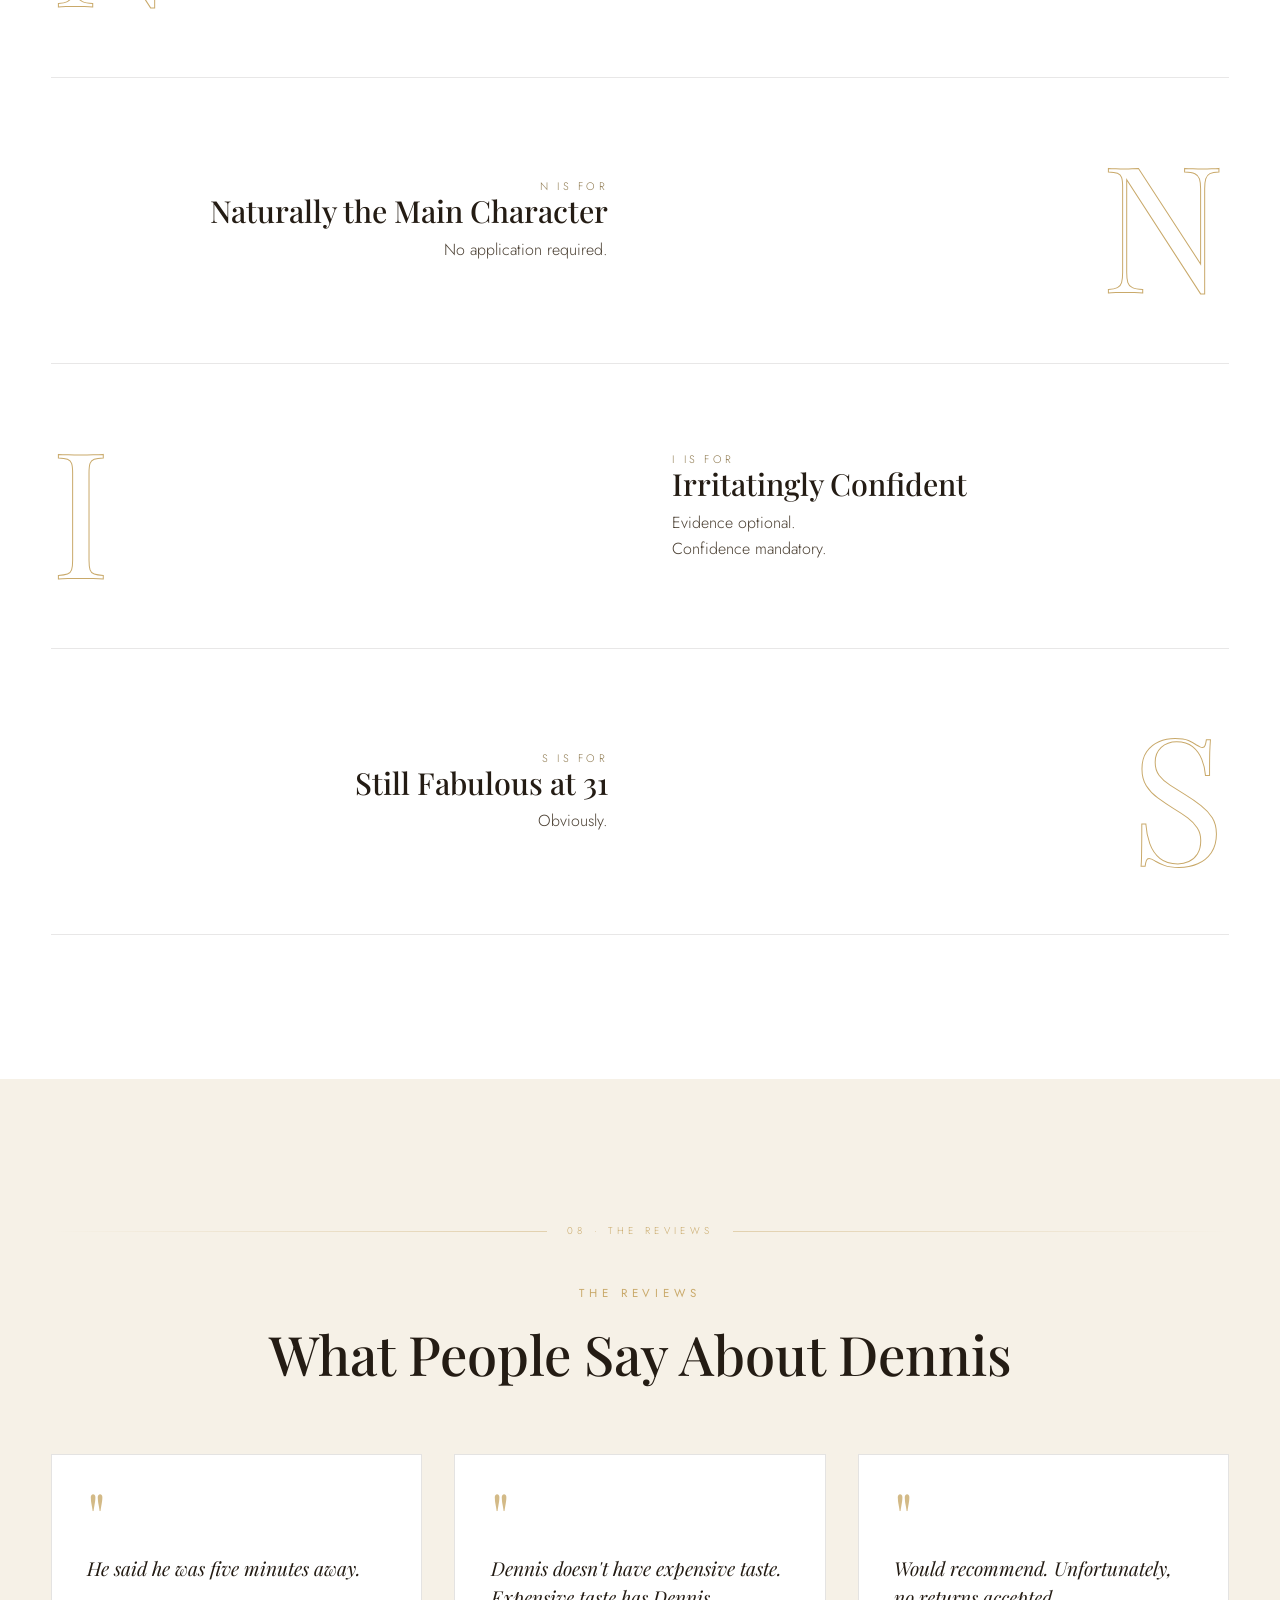
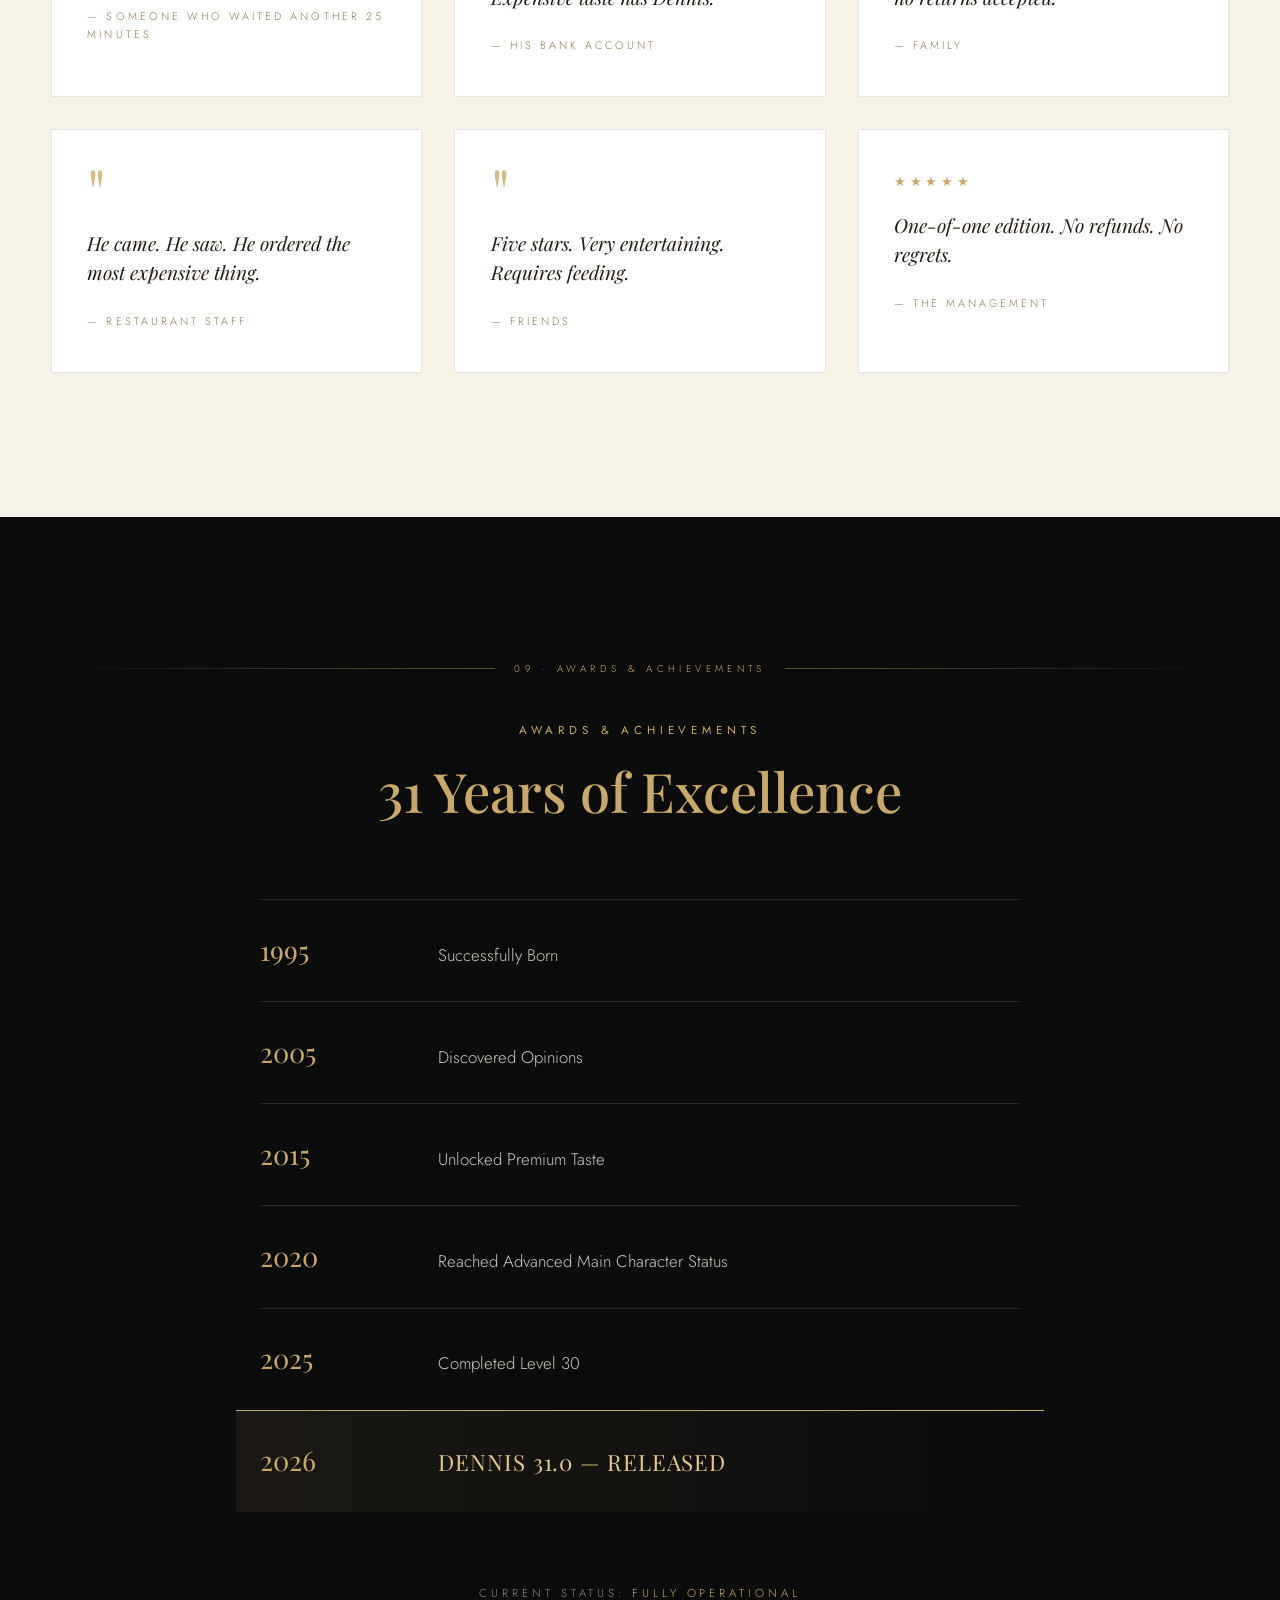
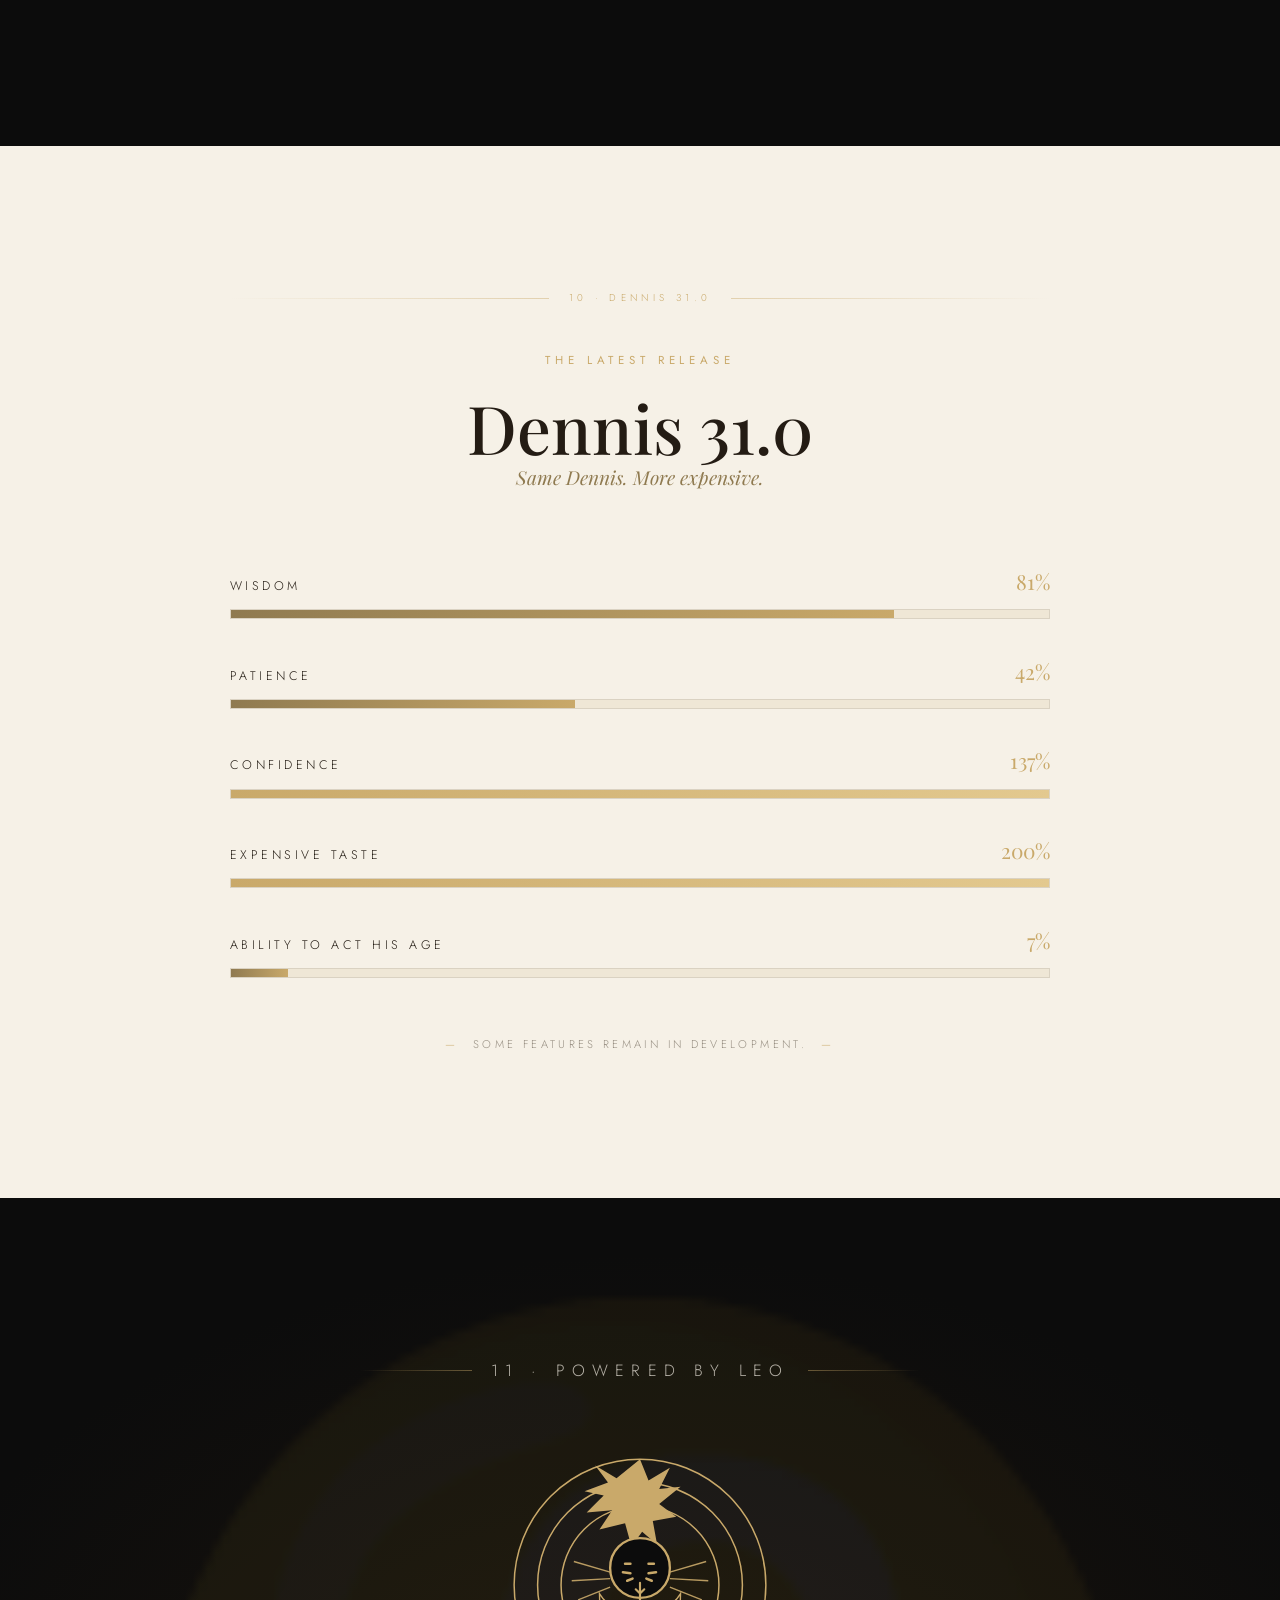
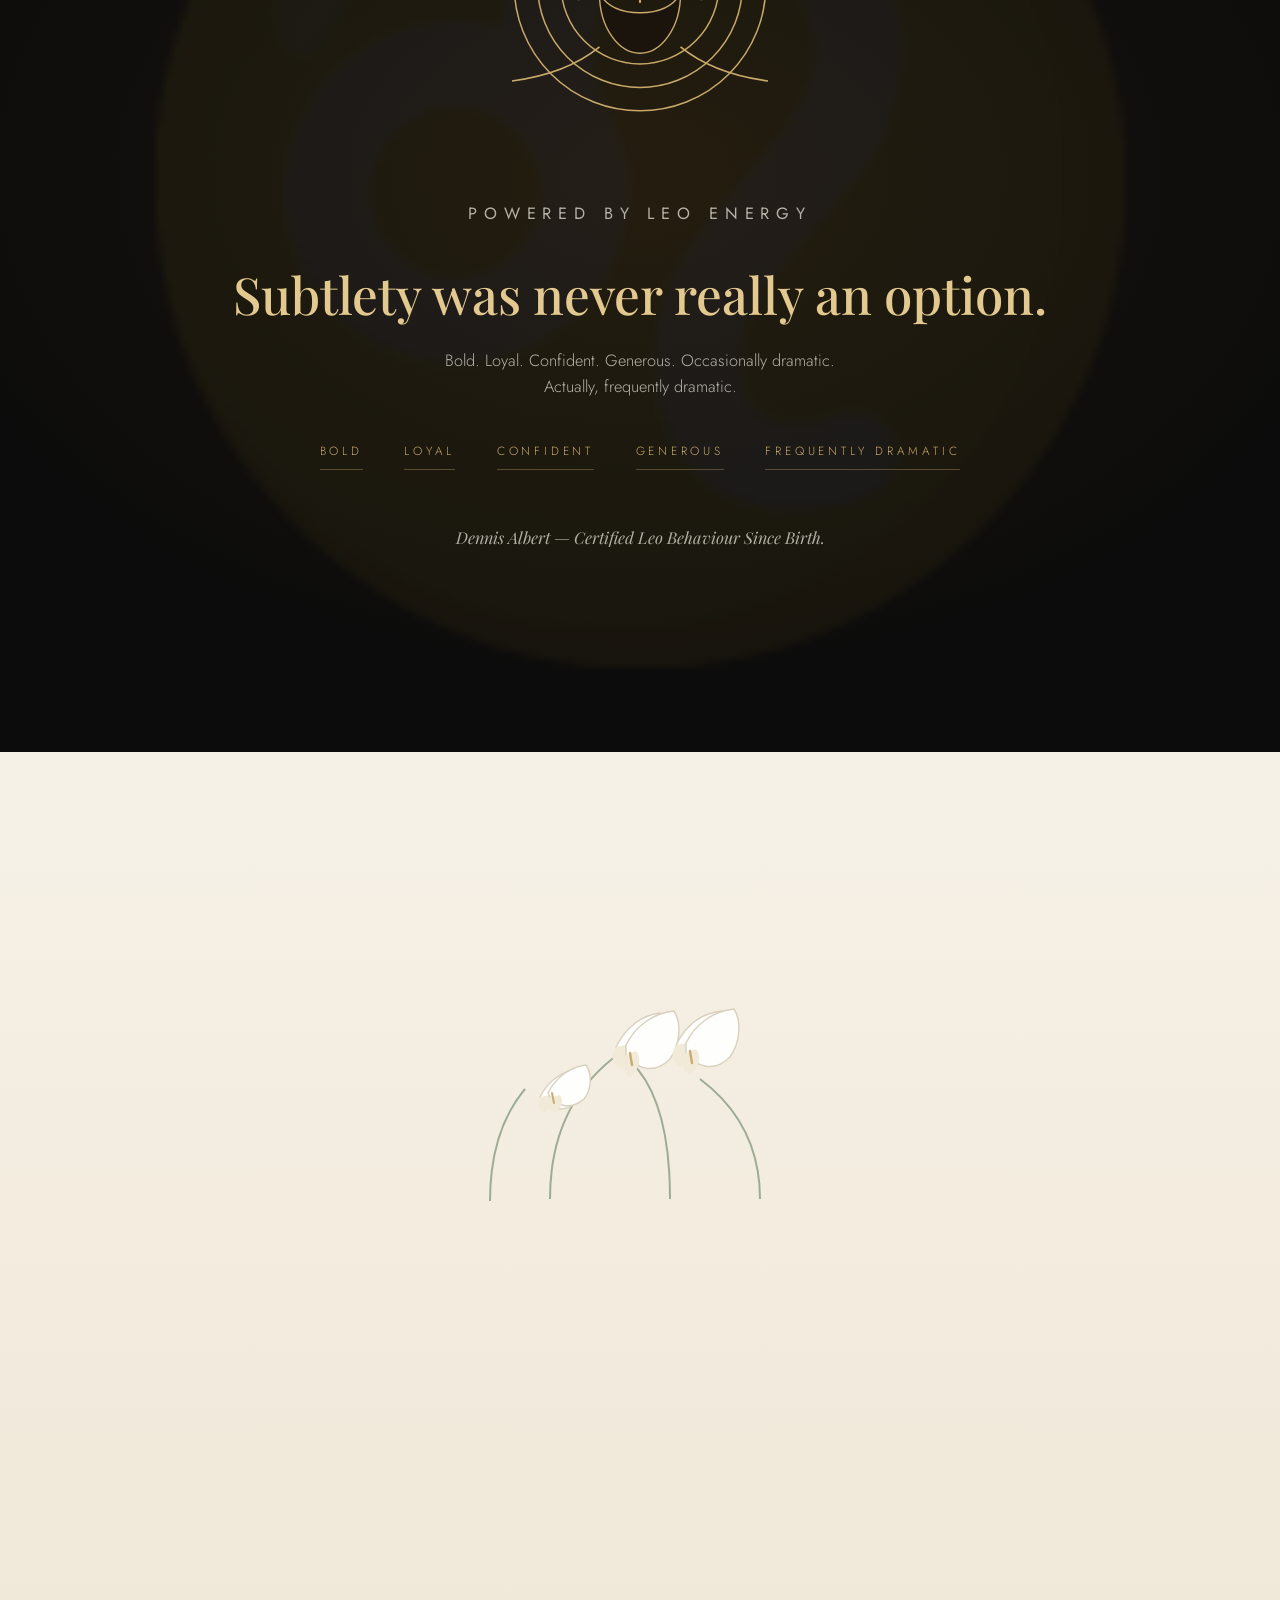
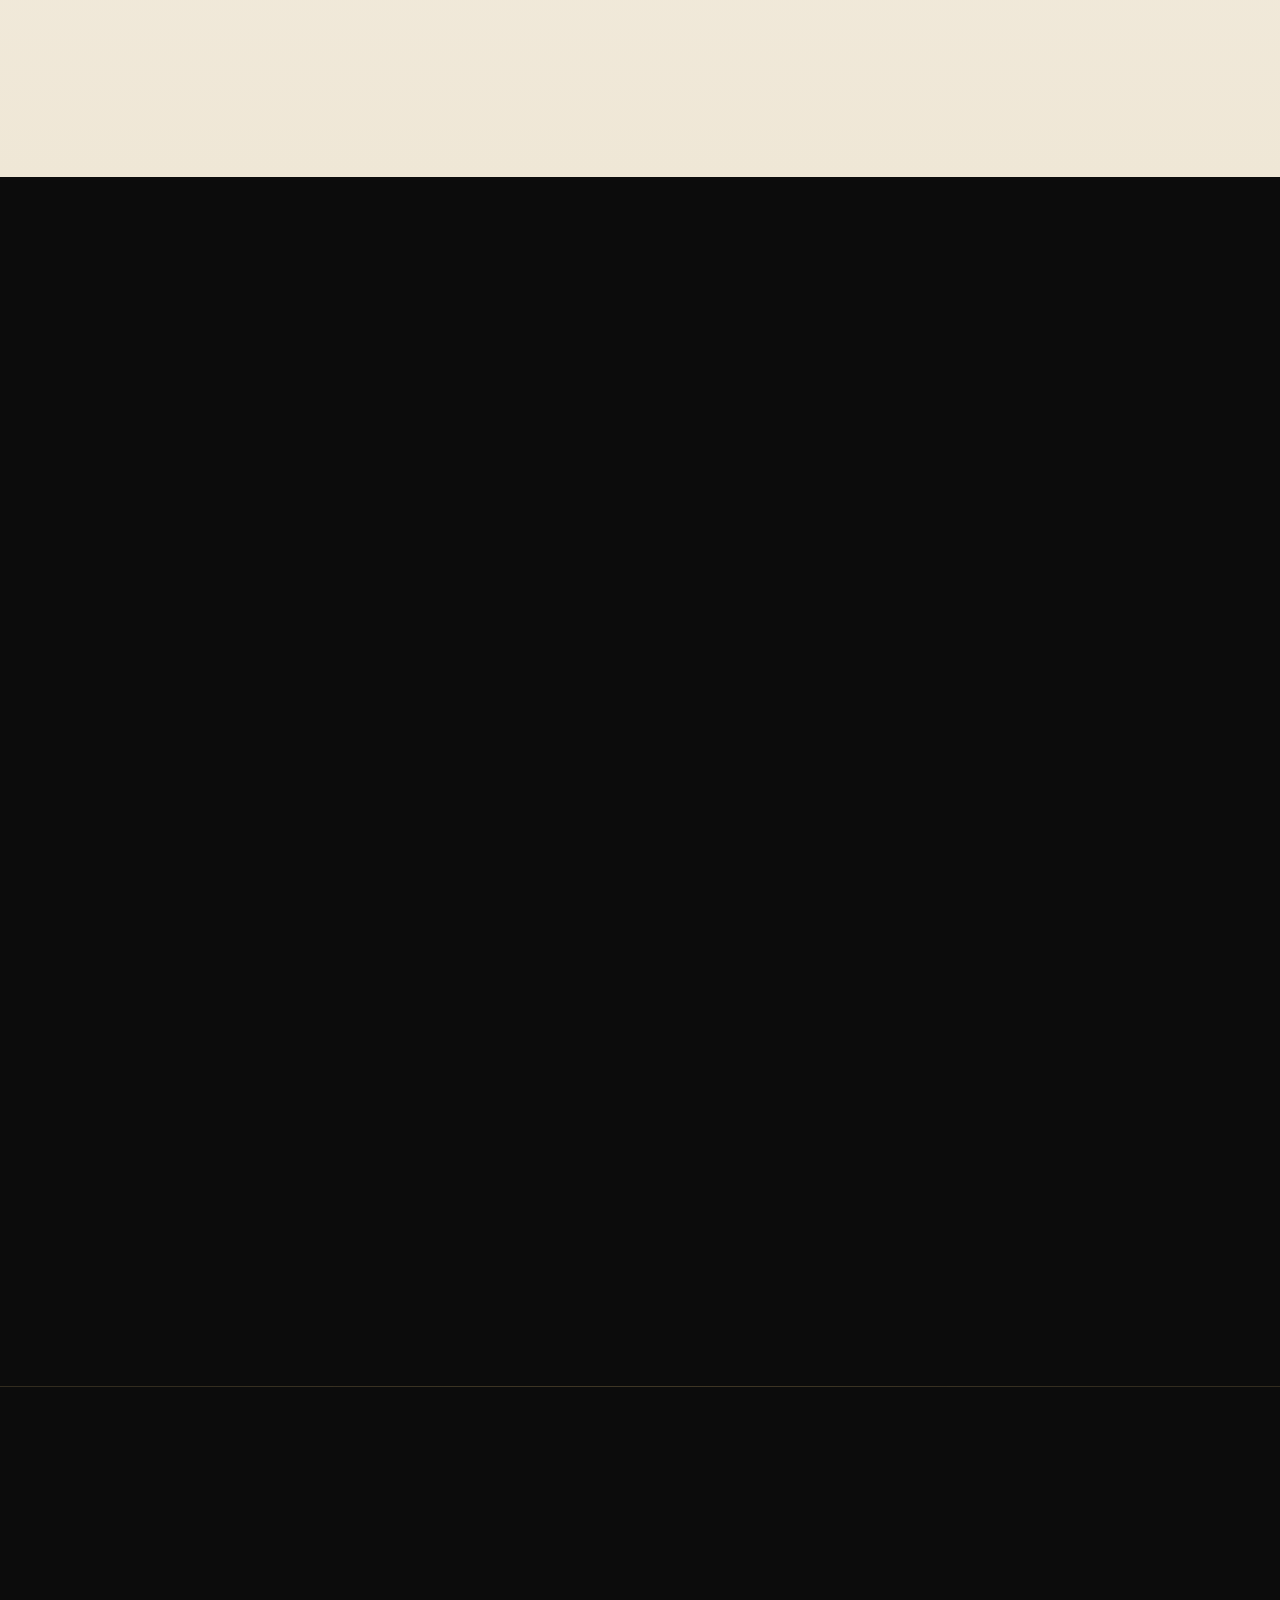
<file: ba/index-old-dennis-albert.html>
<!DOCTYPE html>
<html lang="en">
<head>
<meta charset="UTF-8">
<meta name="viewport" content="width=device-width, initial-scale=1.0">
<title>DENNIS ALBERT™ — Est. 1995</title>
<link rel="icon" href="data:image/svg+xml,<svg xmlns='http://www.w3.org/2000/svg' viewBox='0 0 100 100'><rect width='100' height='100' fill='%230C0C0C'/><text x='50' y='68' font-size='52' text-anchor='middle' fill='%23C9A96A' font-family='Georgia, serif'>D</text></svg>">
<link rel="preconnect" href="https://fonts.googleapis.com">
<link rel="preconnect" href="https://fonts.gstatic.com" crossorigin>
<link href="https://fonts.googleapis.com/css2?family=Playfair+Display:ital,wght@0,400;0,500;0,600;0,700;1,400;1,500;1,600&family=Jost:wght@200;300;400;500;600&display=swap" rel="stylesheet">
<style>
:root{
  --black:#0C0C0C;
  --espresso:#241C14;
  --espresso-2:#31261C;
  --gold:#C9A96A;
  --gold-bright:#E3C98F;
  --gold-dim:#8F7A50;
  --cream:#F6F1E7;
  --cream-2:#EFE7D6;
  --sage:#9AA98F;
  --sage-deep:#6F7D64;
  --lily:#FFFFFF;
  --serif:'Playfair Display', Georgia, 'Times New Roman', serif;
  --sans:'Jost', 'Helvetica Neue', Arial, sans-serif;
}
*{margin:0;padding:0;box-sizing:border-box}
html{scroll-behavior:smooth}
body{
  background:var(--black);
  color:var(--cream);
  font-family:var(--sans);
  font-weight:300;
  line-height:1.6;
  -webkit-font-smoothing:antialiased;
  overflow-x:hidden;
}
::selection{background:var(--gold);color:var(--black)}
img{max-width:100%;display:block}

.grain::before{
  content:"";
  position:fixed;inset:0;z-index:60;pointer-events:none;opacity:.05;
  background-image:url("data:image/svg+xml,%3Csvg xmlns='http://www.w3.org/2000/svg' width='160' height='160'%3E%3Cfilter id='n'%3E%3CfeTurbulence type='fractalNoise' baseFrequency='0.9' numOctaves='2'/%3E%3C/filter%3E%3Crect width='160' height='160' filter='url(%23n)' opacity='1'/%3E%3C/svg%3E");
}

.container{width:min(1200px,92%);margin:0 auto}
.small{
  font-family:var(--sans);
  font-size:.72rem;
  letter-spacing:.42em;
  text-transform:uppercase;
  font-weight:400;
}
.gold{color:var(--gold)}
.cream-text{color:var(--cream)}
.muted{opacity:.6}

h1,h2,h3,.display{font-family:var(--serif);font-weight:500;line-height:1.05}
em{font-family:var(--serif);font-style:italic}

/* ---------- chrome ---------- */
#progress{
  position:fixed;top:0;left:0;height:2px;width:0;z-index:56;
  background:linear-gradient(90deg,var(--gold-dim),var(--gold));
}
.preloader{
  position:fixed;inset:0;z-index:100;background:var(--black);
  display:flex;flex-direction:column;align-items:center;justify-content:center;gap:1.4rem;
  transition:opacity .9s ease,visibility .9s;
}
.preloader.done{opacity:0;visibility:hidden}
.preloader .mono{font-family:var(--serif);font-size:clamp(1.8rem,5vw,3rem);color:var(--cream);letter-spacing:.14em}
.preloader .mono span{color:var(--gold)}
.preloader .tag{font-size:.62rem;letter-spacing:.44em;text-transform:uppercase;color:var(--gold)}
.preloader .line{width:130px;height:1px;background:rgba(201,169,106,.2);overflow:hidden}
.preloader .line::after{
  content:"";display:block;height:100%;width:40%;background:var(--gold);
  animation:load 1.4s ease-in-out infinite;
}
@keyframes load{0%{transform:translateX(-130%)}100%{transform:translateX(330%)}}
.ticker{
  background:var(--black);border-top:1px solid rgba(201,169,106,.16);
  border-bottom:1px solid rgba(201,169,106,.16);
  overflow:hidden;padding:1.15rem 0;
}
.ticker-track{display:flex;gap:3.5rem;width:max-content;animation:marquee 30s linear infinite}
.ticker-group{display:flex;gap:3.5rem;white-space:nowrap}
.ticker-group span{
  font-size:.66rem;letter-spacing:.4em;text-transform:uppercase;color:rgba(246,241,231,.55);
  display:inline-flex;align-items:center;gap:3.5rem;
}
.ticker-group span::after{content:"✦";color:var(--gold);font-size:.7rem}
@keyframes marquee{0%{transform:translateX(0)}100%{transform:translateX(-50%)}}
.chapter-label{
  font-size:.62rem;letter-spacing:.44em;text-transform:uppercase;color:var(--gold);
  display:flex;align-items:center;gap:1.2rem;margin-bottom:2.8rem;
}
.chapter-label::after{content:"";flex:1;height:1px;background:linear-gradient(90deg,rgba(201,169,106,.45),transparent)}
.chapter-label.centered{justify-content:center}
.chapter-label.centered::before{content:"";flex:1;height:1px;background:linear-gradient(270deg,rgba(201,169,106,.45),transparent)}
.acro-letter .char{display:inline-block;opacity:0;transform:translateY(.6em) scale(.9);transition:opacity .9s cubic-bezier(.2,.6,.2,1),transform .9s cubic-bezier(.2,.6,.2,1)}
.acro-letter.on .char{opacity:1;transform:none}
.confetti{
  position:fixed;top:-14px;z-index:90;pointer-events:none;
  width:8px;height:12px;border-radius:1px;
  animation:fall linear forwards;
}
@keyframes fall{
  0%{transform:translate(0,0) rotate(0);opacity:1}
  100%{transform:translate(var(--dx),110vh) rotate(var(--rot));opacity:.8}
}
@media(prefers-reduced-motion:reduce){
  .ticker-track{animation:none}
  .hero-badge{animation:none}
  .scroll-cue::after{animation:none}
  .reveal{transition:none;opacity:1;transform:none}
  .acro-letter .char{transition:none;opacity:1;transform:none}
}

/* ---------- reveal ---------- */
.reveal{opacity:0;transform:translateY(28px);transition:opacity 1s cubic-bezier(.2,.6,.2,1),transform 1s cubic-bezier(.2,.6,.2,1)}
.reveal.visible{opacity:1;transform:none}
.reveal-delay-1{transition-delay:.12s}
.reveal-delay-2{transition-delay:.24s}
.reveal-delay-3{transition-delay:.36s}
.reveal-delay-4{transition-delay:.48s}

/* ---------- nav ---------- */
nav{
  position:fixed;top:0;left:0;right:0;z-index:50;
  display:flex;align-items:center;justify-content:space-between;
  padding:1.4rem 4vw;
  transition:background .5s ease,padding .5s ease,border-color .5s ease;
  border-bottom:1px solid transparent;
}
nav.scrolled{
  background:rgba(12,12,12,.92);
  backdrop-filter:blur(12px);
  padding:1rem 4vw;
  border-bottom:1px solid rgba(201,169,106,.18);
}
.brand{
  font-family:var(--serif);
  font-size:1.15rem;
  letter-spacing:.16em;
  color:var(--cream);
  text-decoration:none;
  white-space:nowrap;
}
.brand sup{font-family:var(--sans);font-size:.5rem;letter-spacing:.1em;color:var(--gold);vertical-align:super}
nav ul{display:flex;list-style:none;gap:2.4rem}
nav ul a{
  color:rgba(246,241,231,.78);
  text-decoration:none;
  font-size:.72rem;
  letter-spacing:.28em;
  text-transform:uppercase;
  transition:color .3s;
}
nav ul a:hover{color:var(--gold)}
.btn-gold{
  display:inline-block;
  border:1px solid var(--gold);
  color:var(--gold);
  text-decoration:none;
  font-size:.72rem;
  letter-spacing:.3em;
  text-transform:uppercase;
  padding:.9rem 1.9rem;
  transition:all .4s;
  background:transparent;
  cursor:pointer;
  font-family:var(--sans);
}
.btn-gold:hover{
  background:var(--gold);
  color:var(--black);
}
.btn-outline{
  display:inline-block;
  border:1px solid rgba(246,241,231,.35);
  color:var(--cream);
  text-decoration:none;
  font-size:.72rem;
  letter-spacing:.3em;
  text-transform:uppercase;
  padding:.9rem 1.9rem;
  transition:all .4s;
  background:transparent;
  cursor:pointer;
  font-family:var(--sans);
}
.btn-outline:hover{border-color:var(--gold);color:var(--gold)}
.btn-cream{
  display:inline-block;
  border:1px solid var(--black);
  color:var(--black);
  text-decoration:none;
  font-size:.72rem;
  letter-spacing:.3em;
  text-transform:uppercase;
  padding:.9rem 1.9rem;
  transition:all .4s;
  background:transparent;
  cursor:pointer;
  font-family:var(--sans);
}
.btn-cream:hover{background:var(--black);color:var(--cream)}
.burger{display:none;background:none;border:none;cursor:pointer;width:34px;height:24px;position:relative;z-index:52}
.burger span{display:block;height:1px;width:100%;background:var(--cream);margin:6px 0;transition:.3s}
.burger.open span:nth-child(1){transform:translateY(7px) rotate(45deg)}
.burger.open span:nth-child(2){opacity:0}
.burger.open span:nth-child(3){transform:translateY(-7px) rotate(-45deg)}
.mobile-menu{
  position:fixed;inset:0;z-index:51;background:rgba(12,12,12,.98);
  display:flex;flex-direction:column;align-items:center;justify-content:center;gap:2rem;
  opacity:0;visibility:hidden;transition:opacity .5s,visibility .5s;
}
.mobile-menu.open{opacity:1;visibility:visible}
.mobile-menu a{
  color:var(--cream);text-decoration:none;font-size:1.6rem;
  font-family:var(--serif);letter-spacing:.1em;
}
.mobile-menu .btn-gold{margin-top:1rem}

/* ---------- hero ---------- */
.hero{
  min-height:100vh;
  position:relative;
  display:flex;align-items:center;justify-content:center;text-align:center;
  background:
    radial-gradient(ellipse 90% 70% at 50% 110%, rgba(201,169,106,.16), transparent 60%),
    radial-gradient(ellipse 60% 50% at 50% -10%, rgba(49,38,28,.9), transparent 70%),
    var(--black);
  overflow:hidden;
}
.hero-mark{
  position:absolute;top:50%;left:50%;transform:translate(-50%,-50%);
  font-family:var(--serif);font-size:min(68vw,900px);line-height:1;
  color:rgba(201,169,106,.035);
  pointer-events:none;user-select:none;
  z-index:0;
}
.hero-badge{
  position:absolute;top:22%;right:6%;
  border:1px solid rgba(201,169,106,.5);
  width:150px;height:150px;border-radius:50%;
  display:flex;flex-direction:column;align-items:center;justify-content:center;
  text-align:center;gap:.3rem;
  animation:float 6s ease-in-out infinite;
  background:rgba(12,12,12,.55);
  backdrop-filter:blur(4px);
  z-index:3;
}
@keyframes float{0%,100%{transform:translateY(0)}50%{transform:translateY(-12px)}}
.hero-badge .l1{font-size:.6rem;letter-spacing:.3em;color:var(--gold);text-transform:uppercase}
.hero-badge .l2{font-family:var(--serif);font-size:2rem;color:var(--gold);line-height:1}
.hero-inner{position:relative;z-index:2;padding:8rem 1rem 4rem;max-width:1000px}
.hero-eyebrow{margin-bottom:2.2rem}
.hero-eyebrow::before,.hero-eyebrow::after{
  content:"";display:inline-block;width:44px;height:1px;background:var(--gold);
  vertical-align:middle;margin:0 1.4rem;opacity:.7;
}
.hero h1{
  font-size:clamp(3.4rem,11vw,8.5rem);
  letter-spacing:.08em;
  color:var(--cream);
  margin-bottom:.6rem;
}
.hero h1 .tm{
  font-family:var(--sans);font-size:.35em;font-weight:400;letter-spacing:.15em;
  color:var(--gold);vertical-align:super;margin-left:.15em;
}
.hero-rule{
  width:1px;height:64px;background:linear-gradient(to bottom,transparent,var(--gold),transparent);
  margin:2.4rem auto;
}
.hero h2{
  font-size:clamp(1.2rem,2.6vw,1.8rem);
  font-weight:400;
  color:var(--cream);
  letter-spacing:.04em;
}
.hero-sig{
  font-family:var(--serif);font-style:italic;font-size:clamp(1rem,2vw,1.25rem);
  color:var(--gold);margin-top:1.2rem;
}
.hero-btns{display:flex;gap:1.2rem;justify-content:center;flex-wrap:wrap;margin-top:3rem}
.hero-disclaimer{
  margin-top:3.2rem;font-size:.68rem;letter-spacing:.3em;text-transform:uppercase;
  color:rgba(246,241,231,.42);
}
.scroll-cue{
  position:absolute;bottom:2.2rem;left:50%;transform:translateX(-50%);
  display:flex;flex-direction:column;align-items:center;gap:.8rem;
  color:rgba(246,241,231,.5);font-size:.62rem;letter-spacing:.4em;text-transform:uppercase;
  z-index:3;
}
.scroll-cue::after{
  content:"";width:1px;height:44px;
  background:linear-gradient(to bottom,var(--gold),transparent);
  animation:drip 2.2s ease-in-out infinite;
}
@keyframes drip{0%,100%{transform:scaleY(.4);transform-origin:top}50%{transform:scaleY(1);transform-origin:top}}

/* ---------- intro ---------- */
.intro{background:var(--cream);color:var(--espresso);padding:9rem 0}
.intro .container{max-width:820px;text-align:center}
.intro h2{
  font-size:clamp(2rem,5.4vw,3.6rem);
  margin:1.6rem 0 2.6rem;
  color:var(--espresso);
}
.intro h2 span{display:block;font-style:italic;font-weight:400}
.intro p{font-size:1.06rem;font-weight:300;margin-bottom:1.4rem;color:#4A3F32}
.intro .emphasis{
  font-family:var(--serif);font-size:1.4rem;color:var(--espresso);
  margin-top:2.6rem;line-height:1.5;
}
.intro-rule{width:64px;height:1px;background:var(--gold);margin:0 auto 3rem}

/* ---------- numbers ---------- */
.numbers{background:var(--black);padding:9rem 0;position:relative;overflow:hidden}
.numbers .container{display:grid;grid-template-columns:repeat(5,1fr);gap:2rem;text-align:center}
.stat-num{
  font-family:var(--serif);font-size:clamp(3.4rem,6.5vw,6rem);
  color:var(--gold);line-height:1;
}
.stat-label{
  margin-top:1.2rem;font-size:.72rem;letter-spacing:.32em;text-transform:uppercase;
  color:rgba(246,241,231,.65);
}
.numbers-note{
  text-align:center;margin-top:5rem;font-size:.7rem;letter-spacing:.34em;
  text-transform:uppercase;color:rgba(246,241,231,.4);
}
.numbers-note::before,.numbers-note::after{
  content:"—";margin:0 1rem;color:var(--gold);
}
@media(max-width:900px){.numbers .container{grid-template-columns:repeat(2,1fr)}}

/* ---------- services ---------- */
.services{background:var(--cream);color:var(--espresso);padding:9rem 0}
.services-head{max-width:720px}
.services-head h2{
  font-size:clamp(2.2rem,5vw,3.4rem);margin:1.6rem 0 1.8rem;color:var(--espresso);
}
.services-head p{color:#4A3F32;font-size:1.02rem}
.services-grid{display:grid;grid-template-columns:repeat(3,1fr);gap:2rem;margin-top:4.5rem}
@media(max-width:980px){.services-grid{grid-template-columns:1fr}}
.card{
  background:var(--lily);
  border:1px solid rgba(36,28,20,.12);
  padding:2.6rem 2.2rem;
  position:relative;
  transition:transform .5s,box-shadow .5s,border-color .5s;
  display:flex;flex-direction:column;
}
.card:hover{
  transform:translateY(-6px);
  border-color:var(--gold);
  box-shadow:0 30px 60px -30px rgba(36,28,20,.25);
}
.card .num{
  font-family:var(--serif);font-style:italic;color:var(--gold);
  font-size:1rem;letter-spacing:.1em;
}
.card h3{
  font-size:1.55rem;color:var(--espresso);margin:.9rem 0 .3rem;
}
.card .sub{
  font-size:.68rem;letter-spacing:.3em;text-transform:uppercase;color:var(--gold-dim);
}
.card .copy{margin-top:1.3rem;font-size:.95rem;color:#4A3F32;flex:1}
.card .copy strong{font-family:var(--serif);font-weight:500;color:var(--espresso)}
.card .dialogue{
  margin:1rem 0;padding:1rem 1.2rem;background:var(--cream-2);
  font-family:var(--serif);font-style:italic;font-size:.98rem;color:var(--espresso);
}
.card ul{margin:1.1rem 0 0;list-style:none;font-size:.9rem;color:#4A3F32}
.card ul li{padding:.28rem 0;border-bottom:1px dashed rgba(36,28,20,.15)}
.card ul li:last-child{border-bottom:none}
.card .btn-cream{
  align-self:flex-start;margin-top:2rem;font-size:.66rem;padding:.8rem 1.6rem;
}

/* ---------- method ---------- */
.method{background:var(--black);color:var(--cream);padding:9rem 0}
.method-head{text-align:center;margin-bottom:5rem}
.method-head h2{font-size:clamp(2.2rem,5vw,3.4rem);margin-top:1.6rem;color:var(--gold)}
.steps{max-width:860px;margin:0 auto}
.step{
  display:grid;grid-template-columns:110px 1fr;gap:2rem;
  padding:2.6rem 0;border-top:1px solid rgba(201,169,106,.18);
  align-items:center;
}
.step:last-child{border-bottom:1px solid rgba(201,169,106,.18)}
.step .n{font-family:var(--sans);font-size:.7rem;letter-spacing:.3em;color:var(--gold)}
.step h3{
  font-family:var(--serif);font-weight:500;font-size:clamp(1.8rem,4vw,2.6rem);
  color:var(--cream);letter-spacing:.06em;
}
.step p{font-style:italic;font-family:var(--serif);color:rgba(246,241,231,.55);margin-top:.3rem}
.method-foot{
  text-align:center;margin-top:4.5rem;font-size:.7rem;letter-spacing:.34em;
  text-transform:uppercase;color:rgba(246,241,231,.45);
}

/* ---------- about ---------- */
.about{background:var(--cream);color:var(--espresso);padding:9rem 0}
.about-grid{display:grid;grid-template-columns:1fr 1fr;gap:5rem;align-items:center}
@media(max-width:900px){.about-grid{grid-template-columns:1fr}}
.portrait{
  position:relative;
  background:linear-gradient(160deg,var(--espresso-2),var(--black) 70%);
  aspect-ratio:3/4;
  display:flex;align-items:center;justify-content:center;
  overflow:hidden;
}
.portrait svg{width:74%;height:auto;opacity:.9}
.portrait .mono{
  position:absolute;bottom:1.6rem;right:1.8rem;
  font-family:var(--serif);font-style:italic;color:rgba(201,169,106,.75);font-size:1.1rem;
}
.portrait .frame-tag{
  position:absolute;top:1.6rem;left:1.8rem;
  font-size:.6rem;letter-spacing:.32em;text-transform:uppercase;color:rgba(246,241,231,.5);
}
.portrait::after{
  content:"";position:absolute;inset:14px;border:1px solid rgba(201,169,106,.35);pointer-events:none;
}
.about-text .small{color:var(--gold-dim)}
.about-text h2{font-size:clamp(2.4rem,4.6vw,3.6rem);margin:1.4rem 0 .6rem;color:var(--espresso)}
.about-text .role{
  font-size:.72rem;letter-spacing:.3em;text-transform:uppercase;color:var(--gold-dim);
  margin-bottom:2.2rem;
}
.about-text p{color:#4A3F32;font-size:1.02rem;margin-bottom:1.3rem}
.about-text .mission{
  font-family:var(--serif);font-style:italic;font-size:1.35rem;color:var(--espresso);
  margin:1.8rem 0;
}
.about-text .ambitions{
  margin-top:2.4rem;padding-top:2rem;border-top:1px solid rgba(36,28,20,.15);
  font-size:.72rem;letter-spacing:.3em;text-transform:uppercase;color:var(--espresso);
}

/* ---------- acronym ---------- */
.acronym{background:var(--lily);color:var(--espresso);padding:9rem 0}
.acronym-head{text-align:center;margin-bottom:4.5rem}
.acronym-head h2{font-size:clamp(2rem,4.6vw,3.2rem);margin-top:1.4rem;color:var(--espresso)}
.acro-row{
  display:grid;grid-template-columns:1fr 1fr;gap:4rem;align-items:center;
  padding:3.4rem 0;border-bottom:1px solid rgba(36,28,20,.1);
}
.acro-row:first-of-type{border-top:1px solid rgba(36,28,20,.1)}
@media(max-width:900px){.acro-row{grid-template-columns:1fr;gap:1.5rem}}
.acro-letter{
  font-family:var(--serif);font-size:clamp(6rem,16vw,11rem);
  color:transparent;
  -webkit-text-stroke:1px var(--gold);
  line-height:1;letter-spacing:.02em;
}
.acro-row:nth-child(even) .acro-letter{text-align:right}
.acro-row:nth-child(even) .acro-info{text-align:right;order:-1}
@media(max-width:900px){.acro-row:nth-child(even) .acro-info{text-align:left}}
.acro-info h3{
  font-size:clamp(1.4rem,2.6vw,1.9rem);color:var(--espresso);margin-bottom:.6rem;
}
.acro-info p{color:#4A3F32;font-size:1rem}
.acro-info .kick{
  font-size:.68rem;letter-spacing:.3em;text-transform:uppercase;color:var(--gold-dim);
}

/* ---------- testimonials ---------- */
.testimonials{background:var(--cream);color:var(--espresso);padding:9rem 0}
.testimonials-head{text-align:center;margin-bottom:4.5rem}
.testimonials-head h2{font-size:clamp(2.2rem,5vw,3.4rem);margin-top:1.4rem;color:var(--espresso)}
.quote-grid{display:grid;grid-template-columns:repeat(3,1fr);gap:2rem}
@media(max-width:980px){.quote-grid{grid-template-columns:1fr}}
.quote{
  background:var(--lily);border:1px solid rgba(36,28,20,.12);
  padding:2.6rem 2.2rem;position:relative;
  transition:transform .5s,border-color .5s;
}
.quote:hover{transform:translateY(-6px);border-color:var(--gold)}
.quote .mark{
  font-family:var(--serif);font-size:4rem;line-height:.6;color:var(--gold);
  display:block;margin-bottom:1.2rem;opacity:.8;
}
.quote blockquote{
  font-family:var(--serif);font-style:italic;font-size:1.2rem;color:var(--espresso);
  line-height:1.5;
}
.quote cite{
  display:block;margin-top:1.6rem;font-style:normal;
  font-size:.68rem;letter-spacing:.28em;text-transform:uppercase;color:var(--gold-dim);
}
.quote .stars{color:var(--gold);font-size:.8rem;letter-spacing:.3em;margin-bottom:1.2rem}

/* ---------- awards ---------- */
.awards{background:var(--black);color:var(--cream);padding:9rem 0}
.awards-head{text-align:center;margin-bottom:5rem}
.awards-head h2{font-size:clamp(2.2rem,5vw,3.4rem);margin-top:1.4rem;color:var(--gold)}
.timeline{max-width:760px;margin:0 auto}
.tl-item{
  display:grid;grid-template-columns:140px 1fr;gap:2.4rem;
  padding:1.8rem 0;border-top:1px solid rgba(201,169,106,.18);align-items:baseline;
}
.tl-item .year{
  font-family:var(--serif);font-size:1.7rem;color:var(--gold);
}
.tl-item .desc{font-size:1.05rem;color:rgba(246,241,231,.82)}
.tl-item .desc strong{font-family:var(--serif);font-weight:500;color:var(--cream)}
.tl-item.release{
  border-top:1px solid var(--gold);
  background:linear-gradient(90deg,rgba(201,169,106,.08),transparent);
  margin:0 -1.5rem;padding-left:1.5rem;padding-right:1.5rem;
}
.tl-item.release .desc{
  font-family:var(--serif);font-size:1.4rem;color:var(--gold-bright);letter-spacing:.04em;
}
.awards-status{
  text-align:center;margin-top:4.5rem;font-size:.72rem;letter-spacing:.34em;
  text-transform:uppercase;color:rgba(246,241,231,.55);
}
.awards-status span{color:var(--gold)}
@media(max-width:640px){.tl-item{grid-template-columns:1fr;gap:.6rem}}

/* ---------- spec ---------- */
.spec{background:var(--cream);color:var(--espresso);padding:9rem 0}
.spec .container{max-width:820px}
.spec-head{text-align:center;margin-bottom:4.5rem}
.spec-head h2{
  font-size:clamp(2.6rem,6vw,4.2rem);margin-top:1.4rem;color:var(--espresso);
}
.spec-head .ver{
  font-family:var(--serif);font-style:italic;color:var(--gold-dim);font-size:1.2rem;
}
.bars{display:grid;gap:2.2rem}
.bar-row .top{display:flex;justify-content:space-between;align-items:baseline;margin-bottom:.7rem}
.bar-row .name{font-size:.78rem;letter-spacing:.28em;text-transform:uppercase;color:var(--espresso)}
.bar-row .val{font-family:var(--serif);font-size:1.3rem;color:var(--gold)}
.bar-track{
  height:10px;background:var(--cream-2);
  border:1px solid rgba(36,28,20,.1);
  position:relative;overflow:hidden;
}
.bar-fill{
  position:absolute;top:0;left:0;bottom:0;width:0;
  background:linear-gradient(90deg,var(--gold-dim),var(--gold));
  transition:width 1.6s cubic-bezier(.2,.6,.2,1);
}
.spec-note{
  text-align:center;margin-top:3.6rem;font-size:.7rem;letter-spacing:.3em;
  text-transform:uppercase;color:rgba(74,63,50,.55);
}
.spec-note::before,.spec-note::after{content:"—";margin:0 .9rem;color:var(--gold)}

/* ---------- leo ---------- */
.leo{
  background:radial-gradient(ellipse 80% 60% at 50% 50%,#1A140D,var(--black) 75%);
  color:var(--cream);padding:10rem 0;position:relative;overflow:hidden;text-align:center;
}
.leo-symbol{
  position:absolute;top:50%;left:50%;transform:translate(-50%,-50%);
  font-size:min(72vw,880px);line-height:1;color:rgba(201,169,106,.045);
  user-select:none;pointer-events:none;
}
.leo-inner{position:relative;z-index:2}
.leo-art{width:min(320px,60vw);margin:0 auto 3rem}
.leo h2{font-size:clamp(2rem,4.6vw,3.2rem);margin:1.6rem 0;color:var(--gold-bright)}
.leo p{color:rgba(246,241,231,.7);max-width:560px;margin:0 auto 2.6rem;font-size:1.02rem}
.leo-traits{display:flex;gap:2.6rem;justify-content:center;flex-wrap:wrap;margin-bottom:3.4rem}
.leo-traits span{
  font-size:.74rem;letter-spacing:.32em;text-transform:uppercase;
  border-bottom:1px solid rgba(201,169,106,.35);padding-bottom:.5rem;color:var(--gold);
}
.leo-sig{
  font-family:var(--serif);font-style:italic;font-size:1.2rem;color:var(--gold);
}

/* ---------- lily ---------- */
.lily{
  background:linear-gradient(180deg,var(--cream) 0%,var(--cream-2) 100%);
  color:var(--espresso);padding:9rem 0;text-align:center;position:relative;overflow:hidden;
}
.lily-art{width:min(420px,80vw);margin:0 auto 3.4rem;opacity:.95}
.lily .small{color:var(--sage-deep)}
.lily h2{
  font-size:clamp(2.2rem,5.4vw,3.6rem);margin:1.6rem 0 2.4rem;color:var(--espresso);
}
.lily p{
  max-width:640px;margin:0 auto 1.2rem;font-size:1.04rem;color:#4A3F32;
}
.lily p strong{font-family:var(--serif);font-weight:500;color:var(--espresso)}
.lily-final{
  font-family:var(--serif);font-style:italic;font-size:clamp(1.5rem,3.4vw,2.2rem);
  color:var(--espresso);margin-top:2.8rem;
}
.lily-final .heart{color:var(--gold-dim);font-style:normal}

/* ---------- chapter 31 ---------- */
.chapter31{background:var(--black);color:var(--cream);padding:11rem 0;text-align:center;position:relative;overflow:hidden}
.chapter31 .big{
  font-family:var(--serif);
  font-size:clamp(4.5rem,16vw,13rem);
  line-height:.95;letter-spacing:.06em;color:var(--cream);
}
.chapter31 .big .one{color:var(--gold);font-style:italic}
.chapter31 .q{display:grid;gap:1rem;margin:3.4rem 0;font-size:1.05rem}
.chapter31 .q span{color:rgba(246,241,231,.78)}
.chapter31 .q span b{font-family:var(--serif);font-weight:500;color:var(--gold)}
.chapter31 .glass{
  margin-top:2.6rem;background:var(--gold);color:var(--black);border:none;
  padding:1.2rem 2.6rem;font-size:.78rem;letter-spacing:.32em;text-transform:uppercase;
  cursor:pointer;font-family:var(--sans);font-weight:500;
  transition:all .4s;text-decoration:none;display:inline-block;
}
.chapter31 .glass:hover{background:var(--gold-bright);transform:translateY(-3px);box-shadow:0 18px 40px -18px rgba(201,169,106,.6)}
.chapter31 .fine{
  margin-top:3rem;font-size:.66rem;letter-spacing:.3em;text-transform:uppercase;
  color:rgba(246,241,231,.4);
}

/* ---------- final cta ---------- */
.finale{
  background:
    radial-gradient(ellipse 70% 60% at 50% 115%, rgba(201,169,106,.14), transparent 60%),
    var(--black);
  color:var(--cream);padding:10rem 0 8rem;text-align:center;border-top:1px solid rgba(201,169,106,.2);
}
.finale .small{color:var(--gold)}
.finale h2{
  font-size:clamp(2.4rem,6.5vw,4.6rem);margin:2rem 0 1rem;color:var(--cream);
}
.finale h2 .gold-line{color:var(--gold);font-style:italic}
.finale .sig-name{
  font-family:var(--serif);font-size:1.5rem;letter-spacing:.12em;margin-top:3rem;
}
.finale .sig-est{margin-top:.4rem;font-size:.72rem;letter-spacing:.4em;text-transform:uppercase;color:rgba(246,241,231,.55)}
.finale .sig-quote{
  font-family:var(--serif);font-style:italic;color:var(--gold);
  margin-top:1.6rem;font-size:1.05rem;
}
.finale-btns{display:flex;gap:1.4rem;justify-content:center;flex-wrap:wrap;margin-top:4rem}
.finale-fine{
  margin-top:4.5rem;font-size:.66rem;letter-spacing:.3em;text-transform:uppercase;
  color:rgba(246,241,231,.38);
}

/* ---------- footer ---------- */
footer{
  background:var(--black);padding:3rem 0;border-top:1px solid rgba(246,241,231,.07);
  text-align:center;
}
footer .links{display:flex;gap:2.4rem;justify-content:center;flex-wrap:wrap;margin-bottom:1.8rem}
footer .links a{
  color:rgba(246,241,231,.55);text-decoration:none;font-size:.66rem;
  letter-spacing:.3em;text-transform:uppercase;transition:color .3s;
}
footer .links a:hover{color:var(--gold)}
footer .copy{
  font-size:.62rem;letter-spacing:.26em;text-transform:uppercase;
  color:rgba(246,241,231,.3);
}

@media(max-width:760px){
  nav ul,.nav-cta{display:none}
  .burger{display:block}
  .hero-badge{display:none}
  .about-grid{gap:3rem}
  .quote-grid{grid-template-columns:1fr}
}
</style>
</head>
<body class="grain">

<div id="progress"></div>
<div class="preloader" id="preloader">
  <p class="mono">DENNIS ALBERT<span>™</span></p>
  <div class="line"></div>
  <p class="tag">Est. 1995 — Loading the Legend</p>
</div>

<!-- ============ NAV ============ -->
<nav id="nav">
  <a class="brand" href="#top">DENNIS ALBERT<sup>™</sup></a>
  <ul>
    <li><a href="#top">Home</a></li>
    <li><a href="#the-man">The Man</a></li>
    <li><a href="#services">Services</a></li>
    <li><a href="#method">The Method</a></li>
    <li><a href="#reviews">Reviews</a></li>
    <li><a href="#chapter31">Chapter 31</a></li>
  </ul>
  <a class="btn-gold nav-cta" data-confetti href="#chapter31">Celebrate 31</a>
  <button class="burger" id="burger" aria-label="Menu">
    <span></span><span></span><span></span>
  </button>
</nav>
<div class="mobile-menu" id="mobileMenu">
  <a href="#top">Home</a>
  <a href="#the-man">The Man</a>
  <a href="#services">Services</a>
  <a href="#method">The Method</a>
  <a href="#reviews">Reviews</a>
  <a href="#chapter31">Chapter 31</a>
  <a class="btn-gold" data-confetti href="#chapter31">Celebrate 31</a>
</div>

<!-- ============ 01 HERO ============ -->
<header class="hero" id="top">
  <div class="hero-mark" id="heroMark">D</div>
  <div class="hero-badge">
    <span class="l1">Limited Edition</span>
    <span class="l2">31 / 31</span>
    <span class="l1">Only One Made</span>
  </div>
  <div class="hero-inner">
    <p class="small hero-eyebrow reveal">The House of Dennis — Est. 1995</p>
    <h1 class="reveal reveal-delay-1">DENNIS<br>ALBERT<span class="tm">™</span></h1>
    <div class="hero-rule"></div>
    <h2 class="reveal reveal-delay-2">31 Years of Excellence.<br>Questionable Decisions. Premium Results.</h2>
    <p class="hero-sig reveal reveal-delay-2">Professionally dramatic since 1995.</p>
    <div class="hero-btns reveal reveal-delay-3">
      <a class="btn-gold" data-confetti href="#chapter31">Celebrate Dennis →</a>
      <a class="btn-outline" href="#the-man">Discover the Legend →</a>
    </div>
    <p class="hero-disclaimer reveal reveal-delay-4">Now operating in his 31st year. Results may vary after midnight.</p>
  </div>
  <div class="scroll-cue">Scroll</div>
</header>

<div class="ticker" aria-hidden="true">
  <div class="ticker-track">
    <div class="ticker-group">
      <span>Professionally Dramatic Since 1995</span><span>The House of Dennis</span><span>Est. 1995</span><span>Chapter 31 Now Streaming</span>
    </div>
    <div class="ticker-group">
      <span>Professionally Dramatic Since 1995</span><span>The House of Dennis</span><span>Est. 1995</span><span>Chapter 31 Now Streaming</span>
    </div>
  </div>
</div>

<!-- ============ 02 INTRO ============ -->
<section class="intro" id="the-man">
  <div class="container">
    <p class="chapter-label reveal">02 · The Introduction</p>
    <p class="small gold reveal">A Legacy in the Making</p>
    <div class="intro-rule reveal"></div>
    <h2 class="reveal">Some people turn 31.<span>Dennis makes it an event.</span></h2>
    <p class="reveal">Born with excellent taste, unnecessary confidence and a natural ability to become the main character, Dennis Albert has spent the last 31 years perfecting the art of being Dennis.</p>
    <p class="reveal">From questionable financial decisions to perfectly timed dramatic entrances, every year has contributed to the man, the myth and the increasingly expensive lifestyle we celebrate today.</p>
    <p class="emphasis reveal">This is not simply a birthday.<br><em class="gold">This is Dennis Albert: Chapter 31.</em></p>
  </div>
</section>

<!-- ============ 03 NUMBERS ============ -->
<section class="numbers">
  <div class="container">
    <p class="chapter-label centered reveal">03 · The Dennis Numbers</p>
    <div class="reveal">
      <div class="stat-num" data-count="31">0</div>
      <div class="stat-label">Years of Premium Membership</div>
    </div>
    <div class="reveal reveal-delay-1">
      <div class="stat-num" data-count="11000" data-suffix="+">0</div>
      <div class="stat-label">Days of Being Dennis</div>
    </div>
    <div class="reveal reveal-delay-2">
      <div class="stat-num" data-count="1">0</div>
      <div class="stat-label">Dennis Albert</div>
    </div>
    <div class="reveal reveal-delay-3">
      <div class="stat-num">∞</div>
      <div class="stat-label">Main Character Energy</div>
    </div>
    <div class="reveal reveal-delay-4">
      <div class="stat-num" data-count="0">0</div>
      <div class="stat-label">Plans to Act His Age</div>
    </div>
  </div>
  <p class="numbers-note reveal">Statistics independently verified by absolutely nobody.</p>
</section>

<!-- ============ 04 SERVICES ============ -->
<section class="services" id="services">
  <div class="container">
    <p class="chapter-label reveal">04 · The Dennis Collection</p>
    <div class="services-head">
      <p class="small gold reveal">The Dennis Collection</p>
      <p class="small reveal" style="margin-top:.8rem">Signature Services</p>
      <h2 class="reveal">Excellence, available in several forms.</h2>
      <p class="reveal">Dennis Albert offers a carefully curated portfolio of premium services developed over three decades of experience, confidence and occasionally doing absolutely nothing.</p>
    </div>

    <div class="services-grid">
      <article class="card reveal">
        <p class="num">01</p>
        <h3>The Grand Entrance<sup style="font-size:.5em;color:var(--gold)">™</sup></h3>
        <p class="sub">Arrival, perfected.</p>
        <p class="copy">Dennis specializes in arriving at precisely the moment everyone begins asking: <strong>"Where is Dennis?"</strong></p>
        <p class="copy">Usually described by clients as fashionable, memorable and approximately 20 minutes later than expected.</p>
        <ul>
          <li>Late arrival</li>
          <li>Immediate attention</li>
          <li>Zero apology</li>
          <li>Premium outfit</li>
        </ul>
        <a class="btn-cream" href="#chapter31">Request an Appearance →</a>
      </article>

      <article class="card reveal reveal-delay-1">
        <p class="num">02</p>
        <h3>Bespoke Opinions<sup style="font-size:.5em;color:var(--gold)">™</sup></h3>
        <p class="sub">Expertise nobody requested.</p>
        <p class="copy">From restaurants to outfits, life decisions and topics he discovered five minutes ago, Dennis provides confident opinions tailored specifically to every situation.</p>
        <p class="copy">Accuracy not guaranteed.<br><strong>Confidence absolutely guaranteed.</strong></p>
        <a class="btn-cream" href="#chapter31">Get His Opinion →</a>
      </article>

      <article class="card reveal reveal-delay-2">
        <p class="num">03</p>
        <h3>Luxury Dining Consulting<sup style="font-size:.5em;color:var(--gold)">™</sup></h3>
        <p class="sub">Because "anything is fine" is never actually fine.</p>
        <p class="copy">Selecting dinner with Dennis is an immersive strategic process involving extensive research, multiple rejected suggestions and the eventual selection of the restaurant he wanted from the beginning.</p>
        <div class="dialogue">
          "Where do you want to eat?"<br>
          <strong>Dennis:</strong> "Anywhere."<br><br>
          Also Dennis:<br>
          <strong>"Not there."</strong>
        </div>
        <a class="btn-cream" href="#chapter31">Begin Consultation →</a>
      </article>

      <article class="card reveal">
        <p class="num">04</p>
        <h3>Executive Relaxation<sup style="font-size:.5em;color:var(--gold)">™</sup></h3>
        <p class="sub">Rest. Reimagined.</p>
        <p class="copy">After completing one moderately demanding task, Dennis may require extensive recovery.</p>
        <p class="copy">Through years of research, he has perfected the ability to transform five minutes of productivity into several hours of deserved relaxation.</p>
        <ul>
          <li>Strategic sitting</li>
          <li>Executive napping</li>
          <li>Horizontal leadership</li>
          <li>Looking busy while doing very little</li>
        </ul>
        <a class="btn-cream" href="#chapter31">Enter Rest Mode →</a>
      </article>

      <article class="card reveal reveal-delay-1">
        <p class="num">05</p>
        <h3>Personal Brand Management<sup style="font-size:.5em;color:var(--gold)">™</sup></h3>
        <p class="sub">Because not every photo deserves to survive.</p>
        <p class="copy">Dennis maintains strict international standards regarding photographs containing Dennis. Photos may undergo an extensive review process before receiving approval.</p>
        <p class="copy">Possible outcomes:</p>
        <ul>
          <li><strong>Approved.</strong></li>
          <li><strong>Delete immediately.</strong></li>
          <li><strong>Why would you post that?</strong></li>
          <li><strong>Take another one.</strong></li>
        </ul>
        <a class="btn-cream" href="#chapter31">Submit for Approval →</a>
      </article>

      <article class="card reveal reveal-delay-2">
        <p class="num">06</p>
        <h3>Main Character Consulting<sup style="font-size:.5em;color:var(--gold)">™</sup></h3>
        <p class="sub">Some people enter a room. Dennis arrives.</p>
        <p class="copy">An exclusive service designed to transform ordinary moments into situations somehow centered around Dennis.</p>
        <p class="copy">No booking required.<br><strong>This service activates automatically.</strong></p>
        <a class="btn-cream" href="#chapter31">Experience the Energy →</a>
      </article>
    </div>
  </div>
</section>

<!-- ============ 05 METHOD ============ -->
<section class="method" id="method">
  <div class="container">
    <p class="chapter-label centered reveal">05 · The Dennis Method</p>
    <div class="method-head">
      <p class="small gold reveal">The Dennis Method<sup>™</sup></p>
      <h2 class="reveal">A Proven Four-Step Process</h2>
    </div>
    <div class="steps">
      <div class="step reveal">
        <p class="n">STEP 01</p>
        <div>
          <h3>ARRIVE</h3>
          <p>Preferably after everyone else.</p>
        </div>
      </div>
      <div class="step reveal">
        <p class="n">STEP 02</p>
        <div>
          <h3>LOOK EXPENSIVE</h3>
          <p>Whether financially responsible or not.</p>
        </div>
      </div>
      <div class="step reveal">
        <p class="n">STEP 03</p>
        <div>
          <h3>BECOME THE MAIN CHARACTER</h3>
          <p>Usually happens naturally.</p>
        </div>
      </div>
      <div class="step reveal">
        <p class="n">STEP 04</p>
        <div>
          <h3>EAT CAKE</h3>
          <p>The only KPI that actually matters.</p>
        </div>
      </div>
    </div>
    <p class="method-foot reveal">The Dennis Method™ — refined continuously since 1995.</p>
  </div>
</section>

<!-- ============ 06 ABOUT ============ -->
<section class="about" id="about">
  <div class="container">
    <p class="chapter-label reveal">06 · Meet the Founder</p>
    <div class="about-grid">
      <div class="portrait reveal">
        <svg viewBox="0 0 200 260" aria-hidden="true">
          <path d="M118 8 C92 8 70 30 70 58 C70 74 78 84 74 92 C56 100 40 120 40 146 L40 260 L200 260 L200 214 C200 168 172 148 138 138 C150 122 156 100 156 78 C156 38 140 8 118 8 Z"
                fill="#1E1711" stroke="#C9A96A" stroke-width="1.2"/>
          <path d="M40 214 C70 232 130 236 200 214" fill="none" stroke="#C9A96A" stroke-width="1.2"/>
          <path d="M64 62 C80 48 96 46 106 50" fill="none" stroke="#C9A96A" stroke-width="1.1" opacity=".8"/>
        </svg>
        <span class="frame-tag">Portrait — Mr. Albert</span>
        <span class="mono">DA — No. 01</span>
      </div>
      <div class="about-text">
        <p class="small reveal">Meet the Founder</p>
        <h2 class="reveal">Dennis Albert</h2>
        <p class="role reveal">Founder. Visionary. Birthday Boy.</p>
        <p class="reveal">Dennis founded Dennis Albert<sup>™</sup> in 1995 with a simple mission:</p>
        <p class="mission reveal">"To exist spectacularly."</p>
        <p class="reveal">Since then, he has expanded operations across birthdays, dinners, family gatherings, group chats and situations that originally had nothing to do with him.</p>
        <p class="reveal">Known for his distinctive combination of confidence, ambition, expensive taste and selective hearing, Dennis continues to redefine what it means to be completely normal about absolutely nothing.</p>
        <p class="reveal">At 31, his ambitions remain unchanged:</p>
        <p class="ambitions reveal"><strong>Eat well. Dress well. Travel often. Stay iconic.</strong></p>
      </div>
    </div>
  </div>
</section>

<!-- ============ 07 ACRONYM ============ -->
<section class="acronym" id="acronym">
  <div class="container">
    <p class="chapter-label centered reveal">07 · The Dennis Acronym</p>
    <div class="acronym-head">
      <p class="small gold reveal">The Dennis Acronym</p>
      <h2 class="reveal">An alphabet of excellence</h2>
    </div>

    <div class="acro-row reveal">
      <div class="acro-letter" aria-hidden="true"><span class="char">D</span></div>
      <div class="acro-info">
        <p class="kick">D is for</p>
        <h3>Dramatic</h3>
        <p>Never unnecessarily.<br><em class="gold" style="font-size:.95rem">According to Dennis.</em></p>
      </div>
    </div>

    <div class="acro-row reveal">
      <div class="acro-letter" aria-hidden="true"><span class="char">E</span></div>
      <div class="acro-info">
        <p class="kick">E is for</p>
        <h3>Expensive Taste</h3>
        <p>His wallet has formally requested privacy.</p>
      </div>
    </div>

    <div class="acro-row reveal">
      <div class="acro-letter" aria-hidden="true"><span class="char">N</span></div>
      <div class="acro-info">
        <p class="kick">N is for</p>
        <h3>Never on Time</h3>
        <p>Dennis doesn't arrive late.<br>Everyone else arrives early.</p>
      </div>
    </div>

    <div class="acro-row reveal">
      <div class="acro-letter" aria-hidden="true"><span class="char">N</span></div>
      <div class="acro-info">
        <p class="kick">N is for</p>
        <h3>Naturally the Main Character</h3>
        <p>No application required.</p>
      </div>
    </div>

    <div class="acro-row reveal">
      <div class="acro-letter" aria-hidden="true"><span class="char">I</span></div>
      <div class="acro-info">
        <p class="kick">I is for</p>
        <h3>Irritatingly Confident</h3>
        <p>Evidence optional.<br>Confidence mandatory.</p>
      </div>
    </div>

    <div class="acro-row reveal">
      <div class="acro-letter" aria-hidden="true"><span class="char">S</span></div>
      <div class="acro-info">
        <p class="kick">S is for</p>
        <h3>Still Fabulous at 31</h3>
        <p>Obviously.</p>
      </div>
    </div>
  </div>
</section>

<!-- ============ 08 TESTIMONIALS ============ -->
<section class="testimonials" id="reviews">
  <div class="container">
    <p class="chapter-label centered reveal">08 · The Reviews</p>
    <div class="testimonials-head">
      <p class="small gold reveal">The Reviews</p>
      <h2 class="reveal">What People Say About Dennis</h2>
    </div>
    <div class="quote-grid">
      <figure class="quote reveal">
        <span class="mark">"</span>
        <blockquote>He said he was five minutes away.</blockquote>
        <cite>— Someone who waited another 25 minutes</cite>
      </figure>
      <figure class="quote reveal reveal-delay-1">
        <span class="mark">"</span>
        <blockquote>Dennis doesn't have expensive taste. Expensive taste has Dennis.</blockquote>
        <cite>— His Bank Account</cite>
      </figure>
      <figure class="quote reveal reveal-delay-2">
        <span class="mark">"</span>
        <blockquote>Would recommend. Unfortunately, no returns accepted.</blockquote>
        <cite>— Family</cite>
      </figure>
      <figure class="quote reveal">
        <span class="mark">"</span>
        <blockquote>He came. He saw. He ordered the most expensive thing.</blockquote>
        <cite>— Restaurant Staff</cite>
      </figure>
      <figure class="quote reveal reveal-delay-1">
        <span class="mark">"</span>
        <blockquote>Five stars. Very entertaining. Requires feeding.</blockquote>
        <cite>— Friends</cite>
      </figure>
      <figure class="quote reveal reveal-delay-2">
        <div class="stars">★★★★★</div>
        <blockquote>One-of-one edition. No refunds. No regrets.</blockquote>
        <cite>— The Management</cite>
      </figure>
    </div>
  </div>
</section>

<!-- ============ 09 AWARDS ============ -->
<section class="awards" id="awards">
  <div class="container">
    <p class="chapter-label centered reveal">09 · Awards &amp; Achievements</p>
    <div class="awards-head">
      <p class="small gold reveal">Awards &amp; Achievements</p>
      <h2 class="reveal">31 Years of Excellence</h2>
    </div>
    <div class="timeline">
      <div class="tl-item reveal">
        <p class="year">1995</p>
        <p class="desc">Successfully Born</p>
      </div>
      <div class="tl-item reveal">
        <p class="year">2005</p>
        <p class="desc">Discovered Opinions</p>
      </div>
      <div class="tl-item reveal">
        <p class="year">2015</p>
        <p class="desc">Unlocked Premium Taste</p>
      </div>
      <div class="tl-item reveal">
        <p class="year">2020</p>
        <p class="desc">Reached Advanced Main Character Status</p>
      </div>
      <div class="tl-item reveal">
        <p class="year">2025</p>
        <p class="desc">Completed Level 30</p>
      </div>
      <div class="tl-item release reveal">
        <p class="year">2026</p>
        <p class="desc">DENNIS 31.0 — RELEASED</p>
      </div>
    </div>
    <p class="awards-status reveal">Current Status: <span>Fully Operational</span></p>
  </div>
</section>

<!-- ============ 10 DENNIS 31.0 ============ -->
<section class="spec" id="spec">
  <div class="container">
    <p class="chapter-label centered reveal">10 · Dennis 31.0</p>
    <div class="spec-head">
      <p class="small gold reveal">The Latest Release</p>
      <h2 class="reveal">Dennis 31.0</h2>
      <p class="ver reveal">Same Dennis. More expensive.</p>
    </div>
    <div class="bars">
      <div class="bar-row reveal">
        <div class="top"><span class="name">Wisdom</span><span class="val" data-val="81">81%</span></div>
        <div class="bar-track"><div class="bar-fill" data-width="81"></div></div>
      </div>
      <div class="bar-row reveal">
        <div class="top"><span class="name">Patience</span><span class="val" data-val="42">42%</span></div>
        <div class="bar-track"><div class="bar-fill" data-width="42"></div></div>
      </div>
      <div class="bar-row reveal">
        <div class="top"><span class="name">Confidence</span><span class="val" data-val="137">137%</span></div>
        <div class="bar-track"><div class="bar-fill" data-width="137" style="background:linear-gradient(90deg,var(--gold),var(--gold-bright))"></div></div>
      </div>
      <div class="bar-row reveal">
        <div class="top"><span class="name">Expensive Taste</span><span class="val" data-val="200">200%</span></div>
        <div class="bar-track"><div class="bar-fill" data-width="200" style="background:linear-gradient(90deg,var(--gold),var(--gold-bright))"></div></div>
      </div>
      <div class="bar-row reveal">
        <div class="top"><span class="name">Ability to Act His Age</span><span class="val" data-val="7">7%</span></div>
        <div class="bar-track"><div class="bar-fill" data-width="7"></div></div>
      </div>
    </div>
    <p class="spec-note reveal">Some features remain in development.</p>
  </div>
</section>

<!-- ============ 11 LEO ============ -->
<section class="leo" id="leo">
  <div class="leo-symbol">♌</div>
  <div class="container leo-inner">
    <p class="chapter-label centered reveal">11 · Powered by Leo</p>
    <div class="leo-art reveal">
      <svg viewBox="0 0 300 300" fill="none" aria-hidden="true">
        <g stroke="#C9A96A" stroke-width="1.4">
          <circle cx="150" cy="150" r="118"/>
          <circle cx="150" cy="150" r="96"/>
          <circle cx="150" cy="150" r="74"/>
        </g>
        <path d="M150 32 L158 52 L178 40 L168 60 L188 58 L168 74 L184 86 L162 90 L166 112 L152 100 L142 114 L136 92 L112 98 L124 80 L100 82 L116 66 L98 62 L120 54 L108 38 L128 50 Z"
              fill="#C9A96A"/>
        <path d="M150 106 C134 106 122 118 122 134 C122 150 134 162 150 162 C166 162 178 150 178 134 C178 118 166 106 150 106 Z"
              fill="#0C0C0C" stroke="#C9A96A" stroke-width="2.2"/>
        <path d="M136 130 L141 130 M158 130 L163 130 M134 138 L141 139 M158 139 L165 138 M138 146 L143 144 M156 144 L161 146"
              stroke="#C9A96A" stroke-width="2.4" stroke-linecap="round"/>
        <path d="M150 148 L150 158 M146 154 L150 158 L154 154 M150 158 L150 166"
              stroke="#C9A96A" stroke-width="2" stroke-linecap="round"/>
        <g stroke="#C9A96A" stroke-width="1.3" opacity=".9">
          <path d="M122 138 L88 128 M122 144 L86 146 M122 152 L92 164"/>
          <path d="M178 138 L212 128 M178 144 L214 146 M178 152 L208 164"/>
        </g>
        <path d="M150 176 C130 176 118 168 112 158 C112 190 130 214 150 214 C170 214 188 190 188 158 C182 168 170 176 150 176 Z"
              fill="#1A140D" stroke="#C9A96A" stroke-width="1.3"/>
        <path d="M112 208 C90 226 60 236 30 240 M188 208 C210 226 240 236 270 240"
              stroke="#C9A96A" stroke-width="1.6"/>
      </svg>
    </div>
    <p class="small gold reveal">Powered by Leo Energy</p>
    <h2 class="reveal">Subtlety was never really an option.</h2>
    <p class="reveal">Bold. Loyal. Confident. Generous. Occasionally dramatic.<br>Actually, frequently dramatic.</p>
    <div class="leo-traits reveal">
      <span>Bold</span><span>Loyal</span><span>Confident</span><span>Generous</span><span>Frequently Dramatic</span>
    </div>
    <p class="leo-sig reveal">Dennis Albert — Certified Leo Behaviour Since Birth.</p>
  </div>
</section>

<!-- ============ 12 LILY ============ -->
<section class="lily" id="lily">
  <div class="container">
    <p class="chapter-label centered reveal">12 · Behind the Jokes</p>
    <div class="lily-art reveal">
      <svg viewBox="0 0 420 260" fill="none" aria-hidden="true">
        <g stroke="#9AA98F" stroke-width="2">
          <path d="M120 230 C120 170 140 120 190 84"/>
          <path d="M240 230 C240 170 230 120 200 92"/>
          <path d="M330 230 C330 180 310 140 270 110"/>
          <path d="M60 232 C60 190 70 150 95 120"/>
        </g>
        <g>
          <path d="M186 78 C196 58 212 46 230 44 C238 54 238 74 228 88 C214 102 196 98 188 86 Z" fill="#FFFFFF" stroke="#D8CFBC" stroke-width="1.4"/>
          <path d="M186 78 C180 86 182 96 190 100 C200 94 202 84 196 76 Z" fill="#F1EAD9"/>
          <path d="M196 76 C206 56 224 44 244 42 C252 54 250 76 240 90 C224 106 206 100 196 86 Z" fill="#FFFFFF" stroke="#D8CFBC" stroke-width="1.4"/>
          <path d="M196 86 C190 94 192 104 200 108 C210 100 212 90 206 82 Z" fill="#F1EAD9"/>
          <path d="M200 84 L202 96" stroke="#C9A96A" stroke-width="2.4" stroke-linecap="round"/>
        </g>
        <g>
          <path d="M246 76 C256 56 272 44 292 42 C300 52 300 72 290 86 C276 100 258 96 250 84 Z" fill="#FFFFFF" stroke="#D8CFBC" stroke-width="1.4"/>
          <path d="M246 76 C240 84 242 94 250 98 C260 92 262 82 256 74 Z" fill="#F1EAD9"/>
          <path d="M256 74 C266 54 284 42 304 40 C312 52 310 74 300 88 C284 104 266 98 256 84 Z" fill="#FFFFFF" stroke="#D8CFBC" stroke-width="1.4"/>
          <path d="M256 84 C250 92 252 102 260 106 C270 98 272 88 266 80 Z" fill="#F1EAD9"/>
          <path d="M260 82 L262 94" stroke="#C9A96A" stroke-width="2.4" stroke-linecap="round"/>
        </g>
        <g>
          <path d="M110 128 C118 112 132 102 148 100 C154 108 154 124 146 134 C134 144 118 140 112 132 Z" fill="#FFFFFF" stroke="#D8CFBC" stroke-width="1.4"/>
          <path d="M110 128 C106 134 108 142 114 144 C122 140 124 132 120 126 Z" fill="#F1EAD9"/>
          <path d="M118 124 C126 108 140 98 156 96 C162 104 162 120 154 130 C140 142 126 136 120 128 Z" fill="#FFFFFF" stroke="#D8CFBC" stroke-width="1.4"/>
          <path d="M120 128 C116 134 118 142 124 144 C132 140 134 132 130 126 Z" fill="#F1EAD9"/>
          <path d="M122 124 L124 134" stroke="#C9A96A" stroke-width="2" stroke-linecap="round"/>
        </g>
      </svg>
    </div>
    <p class="small reveal">The Soft Chapter</p>
    <h2 class="reveal">Behind all the jokes…</h2>
    <p class="reveal">31 years of memories.<br>31 years of growth.<br>31 years of laughter, ambition, lessons, friendships and moments worth celebrating.</p>
    <p class="reveal">Dennis may be <strong>professionally dramatic</strong>, <strong>chronically late</strong> and <strong>suspiciously confident</strong>…<br>but life would be much less interesting without him.</p>
    <p class="lily-final reveal">Here's to Chapter 31. <span class="heart">🤍</span></p>
  </div>
</section>

<!-- ============ 13 CHAPTER 31 ============ -->
<section class="chapter31" id="chapter31">
  <div class="container">
    <p class="chapter-label centered reveal">13 · The 31st Birthday</p>
    <p class="small gold reveal">The 31st Birthday</p>
    <div class="big reveal">THIRTY<br><span class="one">ONE.</span></div>
    <div class="q reveal">
      <span><b>Older?</b> Yes.</span>
      <span><b>Wiser?</b> Allegedly.</span>
      <span><b>Better looking?</b> Dennis says absolutely.</span>
    </div>
    <a class="glass reveal" data-confetti href="#top">Raise a Glass to Dennis →</a>
    <p class="fine reveal">Please drink responsibly. Dennis's confidence is already intoxicating enough.</p>
  </div>
</section>

<!-- ============ 14 FINALE ============ -->
<section class="finale" id="finale">
  <div class="container">
    <p class="chapter-label centered reveal">14 · The Finale</p>
    <p class="small gold reveal">The House of Dennis</p>
    <h2 class="reveal">31 Years Down.<br><span class="gold-line">The Best Is Yet to Come.</span></h2>
    <p class="sig-name reveal">Dennis Albert</p>
    <p class="sig-est reveal">Est. 1995</p>
    <p class="sig-quote reveal">Professionally dramatic since 1995.</p>
    <div class="finale-btns reveal">
      <a class="btn-gold" data-confetti href="#chapter31">Wish Dennis Happy Birthday</a>
      <a class="btn-outline" href="#top">Send an Unnecessarily Expensive Gift</a>
    </div>
    <p class="finale-fine reveal">No ordinary gifts. Management reserves the right to judge.</p>
  </div>
</section>

<!-- ============ FOOTER ============ -->
<footer>
  <div class="links">
    <a href="#top">Home</a>
    <a href="#the-man">The Man</a>
    <a href="#services">Services</a>
    <a href="#method">The Method</a>
    <a href="#reviews">Reviews</a>
    <a href="#chapter31">Chapter 31</a>
  </div>
  <p class="copy">© 2026 Dennis Albert™ — All rights reserved. Including the right to be the main character.</p>
</footer>

<script>
(function(){
  var nav = document.getElementById('nav');
  var onScroll = function(){
    if(window.scrollY > 40){ nav.classList.add('scrolled'); } else { nav.classList.remove('scrolled'); }
  };
  window.addEventListener('scroll', onScroll, {passive:true});
  onScroll();

  var burger = document.getElementById('burger');
  var menu = document.getElementById('mobileMenu');
  burger.addEventListener('click', function(){
    burger.classList.toggle('open');
    menu.classList.toggle('open');
    document.body.style.overflow = menu.classList.contains('open') ? 'hidden' : '';
  });
  menu.querySelectorAll('a').forEach(function(a){
    a.addEventListener('click', function(){
      burger.classList.remove('open');
      menu.classList.remove('open');
      document.body.style.overflow = '';
    });
  });

  var revealEls = document.querySelectorAll('.reveal');
  var io = new IntersectionObserver(function(entries){
    entries.forEach(function(entry){
      if(entry.isIntersecting){
        entry.target.classList.add('visible');
        io.unobserve(entry.target);
      }
    });
  }, {threshold:.12, rootMargin:'0px 0px -6% 0px'});
  revealEls.forEach(function(el){ io.observe(el); });

  function animateCount(el){
    var target = parseInt(el.dataset.count, 10);
    var suffix = el.dataset.suffix || '';
    var dur = 1800, start = null;
    function step(ts){
      if(!start) start = ts;
      var p = Math.min((ts - start) / dur, 1);
      var eased = 1 - Math.pow(1 - p, 3);
      el.textContent = Math.round(target * eased).toLocaleString() + suffix;
      if(p < 1) requestAnimationFrame(step);
    }
    requestAnimationFrame(step);
  }

  var cio = new IntersectionObserver(function(entries){
    entries.forEach(function(entry){
      if(entry.isIntersecting){
        var el = entry.target;
        if(el.dataset.count !== undefined) animateCount(el);
        cio.unobserve(el);
      }
    });
  }, {threshold:.6});
  document.querySelectorAll('.stat-num[data-count]').forEach(function(el){ cio.observe(el); });

  var bio = new IntersectionObserver(function(entries){
    entries.forEach(function(entry){
      if(entry.isIntersecting){
        entry.target.style.width = Math.min(entry.target.dataset.width, 100) + '%';
        bio.unobserve(entry.target);
      }
    });
  }, {threshold:.4});
  document.querySelectorAll('.bar-fill').forEach(function(el){ bio.observe(el); });

  var mark = document.getElementById('heroMark');
  var hero = document.querySelector('.hero');
  window.addEventListener('scroll', function(){
    var y = window.scrollY;
    if(y < window.innerHeight){
      mark.style.transform = 'translate(-50%,-50%) translateY(' + (y * .25) + 'px)';
    }
  }, {passive:true});

  var prog = document.getElementById('progress');
  var onProg = function(){
    var h = document.documentElement.scrollHeight - window.innerHeight;
    prog.style.width = (h > 0 ? (window.scrollY / h) * 100 : 0) + '%';
  };
  window.addEventListener('scroll', onProg, {passive:true});
  onProg();

  var pre = document.getElementById('preloader');
  var hidePre = function(){ pre.classList.add('done'); };
  window.addEventListener('load', function(){ setTimeout(hidePre, 500); });
  setTimeout(hidePre, 2800);

  var ao = new IntersectionObserver(function(entries){
    entries.forEach(function(entry){
      if(entry.isIntersecting){
        var chars = entry.target.querySelectorAll('.char');
        chars.forEach(function(c, i){ c.style.transitionDelay = (i * 0.15 + 0.1) + 's'; });
        entry.target.classList.add('on');
        ao.unobserve(entry.target);
      }
    });
  }, {threshold:.55});
  document.querySelectorAll('.acro-letter').forEach(function(el){ ao.observe(el); });

  function confetti(){
    var colors = ['#C9A96A', '#E3C98F', '#F6F1E7', '#0C0C0C', '#E3C98F'];
    for(var i = 0; i < 60; i++){
      var p = document.createElement('div');
      p.className = 'confetti';
      var s = 5 + Math.random() * 7;
      p.style.width = s + 'px';
      p.style.height = s * 1.6 + 'px';
      p.style.left = (Math.random() * 100) + 'vw';
      p.style.background = colors[Math.floor(Math.random() * colors.length)];
      p.style.setProperty('--dx', (Math.random() * 240 - 120) + 'px');
      p.style.setProperty('--rot', (Math.random() * 720 - 360) + 'deg');
      p.style.animationDuration = (2.2 + Math.random() * 1.8) + 's';
      p.style.animationDelay = (Math.random() * .4) + 's';
      document.body.appendChild(p);
      (function(el){ setTimeout(function(){ el.remove(); }, 5000); })(p);
    }
  }
  document.querySelectorAll('[data-confetti]').forEach(function(b){
    b.addEventListener('click', confetti);
  });
  mark.addEventListener('dblclick', confetti);
})();
</script>
</body>
</html>
</file>
<file: css/styles.css>
:root {
  --bg: #0D0A07;
  --bg-deep: #080706;
  --espresso: #291A12;
  --cocoa: #3B261A;
  --cognac: #74472D;
  --burgundy: #45191C;
  --bronze: #9C7549;
  --champagne: #C6A77B;
  --limestone: #BBA78D;
  --ivory: #E2D5C2;
  --cream: #CFC0AA;
  --glass-bg: rgba(15, 11, 8, 0.58);
  --glass-border: rgba(219, 191, 151, 0.12);
  --font-serif: "Cormorant Garamond", Georgia, serif;
  --font-script: "Allura", cursive;
  --font-body: "Manrope", system-ui, sans-serif;
  --nav-h: 88px;
  --ease: cubic-bezier(0.22, 1, 0.36, 1);
}

*,
*::before,
*::after {
  box-sizing: border-box;
  margin: 0;
  padding: 0;
}

html {
  scroll-behavior: smooth;
  scroll-padding-top: calc(var(--nav-h) + 16px);
}

body {
  background: var(--bg);
  color: var(--ivory);
  font-family: var(--font-body);
  font-weight: 300;
  font-size: 16px;
  line-height: 1.7;
  -webkit-font-smoothing: antialiased;
  overflow-x: hidden;
}

img {
  display: block;
  max-width: 100%;
}

a {
  color: inherit;
  text-decoration: none;
}

ul,
ol {
  list-style: none;
}

button {
  font-family: inherit;
}

h1,
h2,
h3,
h4 {
  font-family: var(--font-serif);
  font-weight: 400;
  line-height: 1.08;
  letter-spacing: 0.01em;
  color: var(--ivory);
}

h1 em {
  font-family: var(--font-script);
  font-weight: 400;
  font-size: 1.28em;
  color: var(--champagne);
  letter-spacing: 0.02em;
}

.h2 {
  font-size: clamp(2.1rem, 4.2vw, 3.4rem);
  margin-bottom: 1.6rem;
}

.h3 {
  font-size: 1.5rem;
  margin-bottom: 0.7rem;
}

.section {
  padding: clamp(5rem, 10vw, 9rem) 0;
}

.container {
  width: min(1180px, 92%);
  margin-inline: auto;
}

.container--wide {
  width: min(1360px, 92%);
}

.container--narrow {
  width: min(820px, 92%);
}

.eyebrow {
  font-family: var(--font-body);
  font-size: 0.72rem;
  font-weight: 600;
  letter-spacing: 0.42em;
  text-transform: uppercase;
  color: var(--bronze);
  margin-bottom: 1.3rem;
}

.section-head {
  margin-bottom: clamp(3rem, 6vw, 4.5rem);
}

.section-head__sub {
  color: var(--limestone);
  max-width: 46ch;
  font-size: 1.02rem;
}

/* ---------- Buttons ---------- */

.btn {
  display: inline-flex;
  align-items: center;
  justify-content: center;
  gap: 0.6em;
  padding: 1.05em 2.2em;
  font-family: var(--font-body);
  font-size: 0.78rem;
  font-weight: 600;
  letter-spacing: 0.28em;
  text-transform: uppercase;
  border: 1px solid var(--bronze);
  border-radius: 2px;
  cursor: pointer;
  transition: background-color 0.45s var(--ease), color 0.45s var(--ease), border-color 0.45s var(--ease), transform 0.45s var(--ease);
  will-change: transform;
}

.btn--primary {
  background: var(--bronze);
  color: var(--bg-deep);
}

.btn--primary:hover {
  background: var(--champagne);
  border-color: var(--champagne);
  transform: translateY(-2px);
}

.btn--ghost {
  background: transparent;
  color: var(--cream);
}

.btn--ghost:hover {
  background: rgba(198, 167, 123, 0.1);
  border-color: var(--champagne);
  color: var(--ivory);
  transform: translateY(-2px);
}

.btn--block {
  width: 100%;
}

.btn--nav {
  padding: 0.8em 1.6em;
  font-size: 0.68rem;
}

.link-arrow {
  display: inline-flex;
  align-items: center;
  gap: 0.7em;
  font-size: 0.78rem;
  font-weight: 600;
  letter-spacing: 0.28em;
  text-transform: uppercase;
  color: var(--champagne);
  transition: color 0.35s var(--ease), gap 0.35s var(--ease);
}

.link-arrow span {
  transition: transform 0.35s var(--ease);
}

.link-arrow:hover {
  color: var(--ivory);
}

.link-arrow:hover span {
  transform: translateX(5px);
}

/* ---------- Reveal ---------- */

.reveal {
  opacity: 0;
  transform: translateY(28px);
  transition: opacity 0.9s var(--ease), transform 0.9s var(--ease);
}

.reveal.in {
  opacity: 1;
  transform: none;
}

/* ---------- Header / Nav ---------- */

.site-header {
  position: fixed;
  inset: 0 0 auto 0;
  z-index: 100;
  transition: background-color 0.4s var(--ease), border-color 0.4s var(--ease), backdrop-filter 0.4s var(--ease);
  border-bottom: 1px solid transparent;
}

.site-header.scrolled {
  background: var(--glass-bg);
  -webkit-backdrop-filter: blur(18px);
  backdrop-filter: blur(18px);
  border-bottom-color: var(--glass-border);
}

.nav__inner {
  width: min(1360px, 94%);
  margin-inline: auto;
  height: var(--nav-h);
  display: flex;
  align-items: center;
  justify-content: space-between;
  gap: 1.5rem;
}

.nav__brand {
  font-family: var(--font-serif);
  font-size: 2.7rem;
  letter-spacing: 0.1em;
  color: var(--ivory);
  transition: color 0.3s var(--ease);
}

.nav__brand:hover {
  color: var(--champagne);
}

.nav__links {
  display: flex;
  gap: 1.7rem;
}

.nav__links a {
  position: relative;
  font-size: 0.72rem;
  font-weight: 500;
  letter-spacing: 0.22em;
  text-transform: uppercase;
  color: var(--cream);
  transition: color 0.3s var(--ease);
}

.nav__links a::after {
  content: "";
  position: absolute;
  left: 0;
  bottom: -6px;
  width: 0;
  height: 1px;
  background: var(--champagne);
  transition: width 0.35s var(--ease);
}

.nav__links a:hover {
  color: var(--ivory);
}

.nav__links a:hover::after {
  width: 100%;
}

.nav__toggle {
  display: none;
  flex-direction: column;
  justify-content: center;
  gap: 7px;
  width: 44px;
  height: 44px;
  background: none;
  border: 1px solid var(--glass-border);
  border-radius: 2px;
  cursor: pointer;
}

.nav__toggle span {
  display: block;
  width: 20px;
  height: 1px;
  margin-inline: auto;
  background: var(--champagne);
  transition: transform 0.35s var(--ease), opacity 0.35s var(--ease);
}

.nav__toggle[aria-expanded="true"] span:first-child {
  transform: translateY(4px) rotate(45deg);
}

.nav__toggle[aria-expanded="true"] span:last-child {
  transform: translateY(-4px) rotate(-45deg);
}

.nav__menu {
  display: none;
}

/* ---------- Hero ---------- */

.hero {
  position: relative;
  min-height: 100vh;
  min-height: 100svh;
  display: flex;
  align-items: center;
  overflow: hidden;
}

.hero__media {
  position: absolute;
  inset: 0;
}

.hero__media img {
  width: 100%;
  height: 100%;
  object-fit: cover;
  transform: scale(1.02);
  animation: hero-zoom 22s var(--ease) forwards;
}

@keyframes hero-zoom {
  to {
    transform: scale(1.06);
  }
}

.hero__shade {
  position: absolute;
  inset: 0;
  background:
    linear-gradient(180deg, rgba(8, 7, 6, 0.62) 0%, rgba(8, 7, 6, 0.25) 42%, rgba(8, 7, 6, 0.55) 70%, var(--bg) 100%),
    linear-gradient(90deg, rgba(8, 7, 6, 0.75) 0%, rgba(8, 7, 6, 0.15) 60%, rgba(8, 7, 6, 0.4) 100%);
}

.hero__content {
  position: relative;
  width: min(1180px, 92%);
  margin-inline: auto;
  padding: calc(var(--nav-h) + 2rem) 0 6rem;
}

.hero__eyebrow {
  animation: fade-up 1.1s 0.15s var(--ease) both;
}

.hero__title {
  font-size: clamp(2.9rem, 7vw, 6rem);
  max-width: 13ch;
  margin-bottom: 1.7rem;
  animation: fade-up 1.1s 0.3s var(--ease) both;
}

.hero__lede {
  max-width: 52ch;
  color: var(--cream);
  font-size: 1.05rem;
  margin-bottom: 2.6rem;
  animation: fade-up 1.1s 0.45s var(--ease) both;
}

.hero__actions {
  display: flex;
  flex-wrap: wrap;
  gap: 1rem;
  margin-bottom: 2.6rem;
  animation: fade-up 1.1s 0.6s var(--ease) both;
}

.hero__note {
  font-size: 0.72rem;
  letter-spacing: 0.3em;
  text-transform: uppercase;
  color: rgba(206, 192, 170, 0.75);
  animation: fade-up 1.1s 0.75s var(--ease) both;
}

@keyframes fade-up {
  from {
    opacity: 0;
    transform: translateY(26px);
  }
  to {
    opacity: 1;
    transform: none;
  }
}

.hero__scroll {
  position: absolute;
  left: 50%;
  bottom: 2.2rem;
  transform: translateX(-50%);
  width: 26px;
  height: 44px;
  border: 1px solid rgba(219, 191, 151, 0.35);
  border-radius: 14px;
  display: flex;
  justify-content: center;
  padding-top: 8px;
}

.hero__scroll-line {
  width: 1px;
  height: 12px;
  background: var(--champagne);
  animation: scroll-drop 2.2s var(--ease) infinite;
}

@keyframes scroll-drop {
  0% {
    transform: translateY(0);
    opacity: 1;
  }
  70% {
    transform: translateY(14px);
    opacity: 0;
  }
  100% {
    transform: translateY(0);
    opacity: 0;
  }
}

/* ---------- Marquee ---------- */

.marquee {
  background: var(--bg-deep);
  border-block: 1px solid var(--glass-border);
  overflow: hidden;
  padding: 1.15rem 0;
}

.marquee__track {
  display: flex;
  align-items: center;
  gap: 3rem;
  width: max-content;
  animation: marquee 30s linear infinite;
}

.marquee__track span {
  font-family: var(--font-serif);
  font-style: italic;
  font-size: 1.05rem;
  letter-spacing: 0.24em;
  text-transform: uppercase;
  color: var(--limestone);
  white-space: nowrap;
}

.marquee__track i {
  font-style: normal;
  color: var(--bronze);
  font-size: 0.85rem;
}

@keyframes marquee {
  to {
    transform: translateX(-50%);
  }
}

/* ---------- Intro ---------- */

.intro__grid {
  display: grid;
  grid-template-columns: 1.05fr 1fr;
  gap: clamp(3rem, 7vw, 6rem);
  align-items: center;
}

.intro__media {
  position: relative;
}

.intro__media::after {
  content: "";
  position: absolute;
  inset: 0;
  border: 1px solid var(--glass-border);
  transform: translate(18px, 18px);
  pointer-events: none;
}

.intro__media img {
  position: relative;
  width: 100%;
  height: auto;
  aspect-ratio: 3 / 2;
  object-fit: cover;
}

.intro__body .h2 {
  max-width: 16ch;
}

.intro__copy {
  color: var(--limestone);
  margin-bottom: 1.4rem;
  max-width: 52ch;
}

/* ---------- Services ---------- */

.services {
  background-color: var(--bg-deep);
  background-image:
    linear-gradient(180deg, rgba(13, 10, 7, 0.86) 0%, rgba(13, 10, 7, 0.74) 50%, rgba(13, 10, 7, 0.88) 100%),
    url("../assets/img/bg-services.webp");
  background-size: cover;
  background-position: center;
  background-repeat: no-repeat;
  background-attachment: scroll, fixed;
}

.svc {
  display: grid;
  grid-template-columns: 1fr 1fr;
  gap: clamp(2.5rem, 6vw, 5.5rem);
  align-items: center;
  padding: clamp(2.5rem, 6vw, 5rem) 0;
  border-top: 1px solid var(--glass-border);
}

.svc:last-child {
  border-bottom: 1px solid var(--glass-border);
}

.svc__media {
  position: relative;
  overflow: hidden;
  aspect-ratio: 3 / 2;
}

.svc__media img {
  width: 100%;
  height: 100%;
  object-fit: cover;
  transition: transform 1.2s var(--ease);
}

.svc:hover .svc__media img {
  transform: scale(1.045);
}

.svc__num {
  position: absolute;
  top: 1.2rem;
  left: 1.2rem;
  font-family: var(--font-serif);
  font-size: 1rem;
  letter-spacing: 0.18em;
  color: var(--ivory);
  background: rgba(13, 10, 7, 0.55);
  -webkit-backdrop-filter: blur(8px);
  backdrop-filter: blur(8px);
  border: 1px solid var(--glass-border);
  padding: 0.35em 0.8em;
}

.svc__body p {
  color: var(--limestone);
  margin-bottom: 1.8rem;
  max-width: 46ch;
}

.svc--rev .svc__media {
  order: 2;
}

.svc--rev .svc__body {
  order: 1;
}

/* ---------- Signature ---------- */

.signature__grid {
  display: grid;
  grid-template-columns: repeat(4, 1fr);
  gap: clamp(1.5rem, 3vw, 2.5rem);
}

.sig {
  border-top: 1px solid var(--bronze);
  padding-top: 1.6rem;
}

.sig p {
  color: var(--limestone);
  font-size: 0.95rem;
}

/* ---------- Portfolio ---------- */

.portfolio {
  background-color: var(--bg-deep);
  background-image:
    linear-gradient(180deg, rgba(13, 10, 7, 0.86) 0%, rgba(13, 10, 7, 0.74) 50%, rgba(13, 10, 7, 0.88) 100%),
    url("../assets/img/bg-portfolio.webp");
  background-size: cover;
  background-position: center;
  background-repeat: no-repeat;
  background-attachment: scroll, fixed;
}

.portfolio__grid {
  display: grid;
  grid-template-columns: repeat(3, 1fr);
  gap: clamp(1.5rem, 3vw, 2.5rem);
}

.prj__media {
  position: relative;
  overflow: hidden;
  aspect-ratio: 4 / 5;
}

.prj--tall .prj__media {
  aspect-ratio: 3 / 4;
}

.prj__media img {
  width: 100%;
  height: 100%;
  object-fit: cover;
  transition: transform 1.2s var(--ease);
}

.prj:hover .prj__media img {
  transform: scale(1.05);
}

.prj figcaption {
  padding-top: 1.2rem;
}

.prj__num {
  font-size: 0.7rem;
  letter-spacing: 0.3em;
  color: var(--bronze);
}

.prj .h3 {
  font-size: 1.35rem;
  margin: 0.35rem 0 0.4rem;
}

.prj p {
  color: var(--limestone);
  font-size: 0.9rem;
}

/* ---------- Feature ---------- */

.feature__grid {
  display: grid;
  grid-template-columns: 1.15fr 1fr;
  gap: clamp(3rem, 7vw, 6rem);
  align-items: center;
}

.feature__media img {
  width: 100%;
  height: auto;
  aspect-ratio: 3 / 2;
  object-fit: cover;
}

.feature__copy {
  color: var(--limestone);
  margin-bottom: 2rem;
  max-width: 50ch;
}

.feature__list {
  margin-bottom: 2.4rem;
  display: grid;
  gap: 0.9rem;
}

.feature__list li {
  color: var(--limestone);
  font-size: 0.95rem;
  border-bottom: 1px solid var(--glass-border);
  padding-bottom: 0.9rem;
}

.feature__list span {
  color: var(--champagne);
  font-weight: 600;
}

/* ---------- Process ---------- */

.process {
  background-color: var(--bg-deep);
  background-image:
    linear-gradient(180deg, rgba(13, 10, 7, 0.86) 0%, rgba(13, 10, 7, 0.74) 50%, rgba(13, 10, 7, 0.88) 100%),
    url("../assets/img/bg-process.webp");
  background-size: cover;
  background-position: center;
  background-repeat: no-repeat;
  background-attachment: scroll, fixed;
}

.process__list {
  position: relative;
  counter-reset: proc;
}

.process__list::before {
  content: "";
  position: absolute;
  top: 0;
  bottom: 0;
  left: 26px;
  width: 1px;
  background: linear-gradient(180deg, var(--bronze), rgba(156, 117, 73, 0.25));
}

.proc {
  position: relative;
  display: grid;
  grid-template-columns: 54px 1fr;
  gap: clamp(1.5rem, 3vw, 2.5rem);
  padding: clamp(1.6rem, 3.5vw, 2.6rem) 0;
}

.proc__num {
  position: relative;
  z-index: 1;
  width: 52px;
  height: 52px;
  display: grid;
  place-items: center;
  font-family: var(--font-serif);
  font-size: 0.95rem;
  letter-spacing: 0.1em;
  color: var(--champagne);
  background: var(--bg-deep);
  border: 1px solid var(--bronze);
  border-radius: 50%;
}

.proc p {
  color: var(--limestone);
}

/* ---------- Materials ---------- */

.materials__grid {
  display: grid;
  grid-template-columns: repeat(3, 1fr);
  gap: clamp(1.2rem, 2.5vw, 2rem);
}

.mat__media {
  position: relative;
  overflow: hidden;
  aspect-ratio: 4 / 5;
  margin-bottom: 1.1rem;
}

.mat__media img {
  width: 100%;
  height: 100%;
  object-fit: cover;
  transition: transform 1.2s var(--ease), filter 0.6s var(--ease);
}

.mat:hover .mat__media img {
  transform: scale(1.06);
}

.mat__media::after {
  content: "";
  position: absolute;
  inset: 0;
  background: linear-gradient(180deg, transparent 40%, rgba(8, 7, 6, 0.72) 100%);
  opacity: 0;
  transition: opacity 0.6s var(--ease);
}

.mat:hover .mat__media::after {
  opacity: 1;
}

.mat__media--bronze img {
  filter: saturate(0.5) sepia(0.7) hue-rotate(-12deg) brightness(1.06);
}

.mat__media--glass img {
  filter: brightness(0.72) saturate(1.12) contrast(1.08);
}

.mat figcaption {
  text-align: center;
}

.mat .h3 {
  font-size: 1.15rem;
  margin-bottom: 0.25rem;
}

.mat p {
  color: var(--limestone);
  font-size: 0.85rem;
}

/* ---------- Numbers ---------- */

.numbers {
  background: var(--bg-deep);
  border-block: 1px solid var(--glass-border);
}

.numbers__grid {
  display: grid;
  grid-template-columns: repeat(4, 1fr);
  gap: clamp(2rem, 4vw, 3rem);
  text-align: center;
}

.num {
  font-family: var(--font-serif);
}

.num__value {
  font-size: clamp(2.6rem, 5vw, 4rem);
  line-height: 1;
  color: var(--champagne);
}

.num__suffix {
  font-size: clamp(1.4rem, 2.5vw, 2rem);
  color: var(--bronze);
  margin-left: 0.15em;
}

.num p {
  margin-top: 0.8rem;
  font-family: var(--font-body);
  font-size: 0.75rem;
  font-weight: 500;
  letter-spacing: 0.24em;
  text-transform: uppercase;
  color: var(--limestone);
}

/* ---------- About ---------- */

.about__grid {
  display: grid;
  grid-template-columns: 1fr 1.05fr;
  gap: clamp(3rem, 7vw, 6rem);
  align-items: center;
}

.about__copy {
  color: var(--limestone);
  margin-bottom: 1.4rem;
  max-width: 52ch;
}

.about__sign {
  font-family: var(--font-script);
  font-size: 2.3rem;
  color: var(--champagne);
  margin: 2rem 0 1.6rem;
}

.about__media {
  position: relative;
}

.about__media::before {
  content: "";
  position: absolute;
  inset: 0;
  border: 1px solid var(--glass-border);
  transform: translate(-18px, 18px);
  pointer-events: none;
}

.about__media img {
  position: relative;
  width: 100%;
  height: auto;
  aspect-ratio: 5 / 7;
  object-fit: cover;
}

/* ---------- Contact ---------- */

.contact {
  position: relative;
  overflow: hidden;
}

.contact__media {
  position: absolute;
  inset: 0;
}

.contact__media img {
  width: 100%;
  height: 100%;
  object-fit: cover;
}

.contact__shade {
  position: absolute;
  inset: 0;
  background: linear-gradient(100deg, rgba(8, 7, 6, 0.94) 0%, rgba(8, 7, 6, 0.78) 46%, rgba(8, 7, 6, 0.55) 100%);
}

.contact .container {
  position: relative;
}

.contact__grid {
  display: grid;
  grid-template-columns: 1fr 1.1fr;
  gap: clamp(3rem, 7vw, 6rem);
  align-items: start;
}

.contact__copy {
  color: var(--cream);
  margin-bottom: 2.2rem;
  max-width: 44ch;
}

.contact__meta {
  display: grid;
  gap: 0.8rem;
  font-size: 0.95rem;
  color: var(--limestone);
}

.form {
  background: rgba(13, 10, 7, 0.72);
  -webkit-backdrop-filter: blur(16px);
  backdrop-filter: blur(16px);
  border: 1px solid var(--glass-border);
  border-radius: 2px;
  padding: clamp(2rem, 4vw, 3rem);
  display: grid;
  gap: 1.4rem;
}

.form__field {
  display: grid;
  gap: 0.5rem;
}

.form__field label {
  font-size: 0.72rem;
  font-weight: 600;
  letter-spacing: 0.24em;
  text-transform: uppercase;
  color: var(--champagne);
}

.form__opt {
  color: var(--limestone);
  font-weight: 400;
  letter-spacing: 0.1em;
}

.form__field input,
.form__field select,
.form__field textarea {
  width: 100%;
  background: rgba(8, 7, 6, 0.6);
  border: 1px solid rgba(219, 191, 151, 0.18);
  border-radius: 2px;
  color: var(--ivory);
  font-family: var(--font-body);
  font-size: 0.95rem;
  font-weight: 300;
  padding: 0.95em 1.1em;
  transition: border-color 0.35s var(--ease), background-color 0.35s var(--ease);
}

.form__field textarea {
  resize: vertical;
  min-height: 110px;
}

.form__field input:focus,
.form__field select:focus,
.form__field textarea:focus {
  outline: none;
  border-color: var(--bronze);
  background: rgba(8, 7, 6, 0.85);
}

.form__field select {
  appearance: none;
  background-image: linear-gradient(45deg, transparent 50%, var(--champagne) 50%), linear-gradient(135deg, var(--champagne) 50%, transparent 50%);
  background-position: calc(100% - 20px) 50%, calc(100% - 15px) 50%;
  background-size: 5px 5px;
  background-repeat: no-repeat;
}

.form__field select option {
  background: var(--bg-deep);
  color: var(--ivory);
}

.form__error {
  font-size: 0.8rem;
  color: #D08A7C;
}

.form__success {
  background: rgba(13, 10, 7, 0.72);
  -webkit-backdrop-filter: blur(16px);
  backdrop-filter: blur(16px);
  border: 1px solid var(--glass-border);
  border-radius: 2px;
  padding: clamp(2.5rem, 5vw, 4rem);
  text-align: center;
  color: var(--champagne);
  font-family: var(--font-serif);
  font-size: 1.4rem;
  line-height: 1.5;
}

/* ---------- Footer ---------- */

.footer {
  background: var(--bg-deep);
  border-top: 1px solid var(--glass-border);
  padding: clamp(3.5rem, 7vw, 5.5rem) 0 2rem;
}

.footer__top {
  display: grid;
  grid-template-columns: 2fr 1fr 1fr 1.2fr;
  gap: clamp(2rem, 4vw, 3.5rem);
  padding-bottom: 3.5rem;
}

.footer__mark {
  font-family: var(--font-serif);
  font-size: 1.6rem;
  letter-spacing: 0.34em;
  color: var(--ivory);
}

.footer__brand p {
  color: var(--limestone);
  font-size: 0.9rem;
  max-width: 34ch;
  margin-top: 1rem;
}

.footer__col h4 {
  font-family: var(--font-body);
  font-size: 0.72rem;
  font-weight: 600;
  letter-spacing: 0.3em;
  text-transform: uppercase;
  color: var(--bronze);
  margin-bottom: 1.2rem;
}

.footer__col ul {
  display: grid;
  gap: 0.65rem;
}

.footer__col li {
  color: var(--limestone);
  font-size: 0.9rem;
}

.footer__col a {
  transition: color 0.3s var(--ease);
}

.footer__col a:hover {
  color: var(--champagne);
}

.footer__bottom {
  display: flex;
  flex-wrap: wrap;
  justify-content: space-between;
  gap: 0.8rem;
  border-top: 1px solid var(--glass-border);
  padding-top: 1.8rem;
  font-size: 0.78rem;
  letter-spacing: 0.06em;
  color: rgba(187, 167, 141, 0.65);
}

/* ---------- Responsive ---------- */

@media (max-width: 1024px) {
  .nav__links,
  .btn--nav {
    display: none;
  }

  .nav__toggle {
    display: flex;
  }

  .nav__menu {
    display: block;
    position: fixed;
    inset: var(--nav-h) 0 auto 0;
    background: var(--glass-bg);
    -webkit-backdrop-filter: blur(18px);
    backdrop-filter: blur(18px);
    border-bottom: 1px solid var(--glass-border);
    padding: 2.5rem 6%;
    max-height: 0;
    overflow: hidden;
    opacity: 0;
    transition: max-height 0.55s var(--ease), opacity 0.4s var(--ease);
  }

  .nav__menu.open {
    max-height: 70vh;
    opacity: 1;
  }

  .nav__menu-links {
    display: grid;
    gap: 1.1rem;
    margin-bottom: 2rem;
  }

  .nav__menu-links a {
    font-family: var(--font-serif);
    font-size: 1.7rem;
    color: var(--ivory);
  }

  .signature__grid {
    grid-template-columns: repeat(2, 1fr);
  }

  .portfolio__grid {
    grid-template-columns: repeat(2, 1fr);
  }

  .materials__grid {
    grid-template-columns: repeat(3, 1fr);
  }

  .numbers__grid {
    grid-template-columns: repeat(2, 1fr);
  }

  .footer__top {
    grid-template-columns: 1fr 1fr;
  }
}

@media (max-width: 768px) {
  .intro__grid,
  .svc,
  .feature__grid,
  .about__grid,
  .contact__grid {
    grid-template-columns: 1fr;
  }

  .svc--rev .svc__media,
  .svc--rev .svc__body {
    order: 0;
  }

  .intro__media,
  .about__media {
    order: -1;
  }

  .intro__media::after,
  .about__media::before {
    display: none;
  }

  .materials__grid {
    grid-template-columns: repeat(2, 1fr);
  }

  .hero__content {
    padding-top: calc(var(--nav-h) + 1rem);
  }

  .hero__scroll {
    display: none;
  }

  .proc {
    grid-template-columns: 44px 1fr;
    gap: 1.2rem;
  }

  .proc__num {
    width: 44px;
    height: 44px;
    font-size: 0.85rem;
  }

  .process__list::before {
    left: 21px;
  }
}

@media (max-width: 480px) {
  .materials__grid,
  .signature__grid {
    grid-template-columns: 1fr;
  }

  .footer__top {
    grid-template-columns: 1fr;
  }
}

/* ---------- Reduced motion ---------- */

@media (prefers-reduced-motion: reduce) {
  html {
    scroll-behavior: auto;
  }

  .hero__media img,
  .marquee__track,
  .hero__scroll-line {
    animation: none;
  }

  .hero__media img {
    transform: none;
  }

  .reveal {
    opacity: 1;
    transform: none;
    transition: none;
  }

  .svc:hover .svc__media img,
  .prj:hover .prj__media img,
  .mat:hover .mat__media img {
    transform: none;
  }
}
/* ---------- Section backgrounds ---------- */

.about {
  background-color: var(--bg);
  background-image:
    linear-gradient(180deg, rgba(13, 10, 7, 0.86) 0%, rgba(13, 10, 7, 0.74) 50%, rgba(13, 10, 7, 0.88) 100%),
    url("../assets/img/bg-about.webp");
  background-size: cover;
  background-position: center;
  background-repeat: no-repeat;
  background-attachment: scroll, fixed;
}

@media (max-width: 768px) {
  .services,
  .process,
  .about,
  .portfolio,
  .testimonials {
    background-attachment: scroll, scroll;
  }
}

@media (max-width: 480px) {
  .nav__brand {
    font-size: 2.1rem;
    letter-spacing: 0.08em;
  }
}

/* ---------- Testimonials page ---------- */

.page-hero {
  position: relative;
  min-height: 88vh;
  display: flex;
  align-items: flex-end;
  overflow: hidden;
  padding-bottom: 4rem;
}

.page-hero__media {
  position: absolute;
  inset: 0;
}

.page-hero__media img {
  width: 100%;
  height: 100%;
  object-fit: cover;
  animation: hero-zoom 18s var(--ease) both;
}

.page-hero__shade {
  position: absolute;
  inset: 0;
  background:
    linear-gradient(180deg, rgba(13, 10, 7, 0.66) 0%, rgba(13, 10, 7, 0.34) 42%, var(--bg) 100%),
    linear-gradient(90deg, rgba(13, 10, 7, 0.8) 0%, rgba(13, 10, 7, 0.2) 60%, rgba(13, 10, 7, 0.45) 100%);
}

.testimonials {
  position: relative;
  background-color: #C7A172;
  background-image:
    linear-gradient(180deg, rgba(199, 161, 114, 0.82) 0%, rgba(183, 146, 100, 0.78) 50%, rgba(199, 161, 114, 0.86) 100%),
    url("../assets/img/testimonials-fabric.webp");
  background-size: cover;
  background-position: center;
  background-repeat: no-repeat;
  background-attachment: scroll, fixed;
}

.testimonials .eyebrow {
  color: #6B4A2B;
}

.testimonials .h2 {
  color: #2E1E12;
}

.testimonials__list {
  display: grid;
  gap: clamp(1.4rem, 3vw, 2.2rem);
}

.testimonial {
  position: relative;
  background: linear-gradient(135deg, rgba(28, 21, 15, 0.9), rgba(16, 12, 9, 0.94));
  border: 1px solid rgba(198, 167, 123, 0.18);
  border-radius: 4px;
  padding: clamp(1.9rem, 4vw, 2.8rem);
}

.testimonial__mark {
  display: block;
  font-family: var(--font-script);
  font-size: 2.6rem;
  line-height: 0.5;
  color: var(--bronze);
  margin-bottom: 1.2rem;
}

.testimonial__quote {
  font-family: var(--font-serif);
  font-style: italic;
  font-weight: 300;
  font-size: clamp(1.2rem, 2.4vw, 1.5rem);
  line-height: 1.62;
  color: var(--ivory);
  margin-bottom: 1.8rem;
}

.testimonial__byline {
  display: flex;
  align-items: baseline;
  gap: 0.9rem;
  padding-top: 1.2rem;
  border-top: 1px solid rgba(198, 167, 123, 0.16);
}

.testimonial__name {
  font-family: var(--font-serif);
  font-size: 1.05rem;
  letter-spacing: 0.18em;
  text-transform: uppercase;
  color: var(--champagne);
}

.testimonial__place {
  font-family: var(--font-body);
  font-size: 0.7rem;
  font-weight: 600;
  letter-spacing: 0.26em;
  text-transform: uppercase;
  color: var(--limestone);
}

.cta-band {
  text-align: center;
  border-top: 1px solid var(--glass-border);
  background: linear-gradient(180deg, transparent, rgba(156, 117, 73, 0.05));
  padding: clamp(5rem, 10vw, 8rem) 0;
}

.cta-band .h2 {
  margin-bottom: 1.1rem;
}

.cta-band__lede {
  color: var(--limestone);
  max-width: 46ch;
  margin: 0 auto 2.4rem;
}

.contact__meta a {
  color: inherit;
  text-decoration: underline;
  text-underline-offset: 4px;
  text-decoration-color: rgba(198, 167, 123, 0.4);
  transition: color 0.3s var(--ease);
}

.contact__meta a:hover {
  color: var(--champagne);
}

@media (max-width: 768px) {
  .page-hero {
    min-height: auto;
    padding-top: calc(var(--nav-h) + 2rem);
  }
}

.subpage main > .section:first-child {
  padding-top: calc(var(--nav-h) + clamp(3rem, 6vw, 5rem));
}

/* ---------- Materials page — editorial showcase ---------- */

.materials-page .atelier-palette {
  position: relative;
  overflow: hidden;
}

.materials-page .atelier-palette__bg {
  position: absolute;
  inset: 0;
  z-index: 0;
  background-image: url("../assets/img/materials-atmos.webp");
  background-size: cover;
  background-position: center 30%;
  background-repeat: no-repeat;
  background-attachment: fixed;
}

.materials-page .atelier-palette__veil {
  position: absolute;
  inset: 0;
  z-index: 1;
  background:
    linear-gradient(180deg, rgba(22, 9, 12, 0.82) 0%, rgba(34, 13, 17, 0.6) 36%, rgba(24, 9, 12, 0.74) 74%, var(--bg) 100%),
    radial-gradient(120% 95% at 50% 40%, rgba(13, 10, 7, 0.2) 0%, rgba(13, 10, 7, 0.66) 100%);
}

.materials-page .atelier-palette > .container {
  position: relative;
  z-index: 2;
}

.materials-page .ed-showcase {
  display: flex;
  flex-direction: column;
  gap: clamp(2.5rem, 5vw, 4rem);
}

.materials-page .ed-row {
  display: flex;
  align-items: flex-start;
  gap: clamp(2rem, 4vw, 3.5rem);
}

.materials-page .ed-row--top {
  justify-content: flex-end;
}

.materials-page .ed--a {
  width: 62%;
}

.materials-page .ed--a .ed__media {
  aspect-ratio: 16 / 10;
}

.materials-page .ed--b {
  width: 30%;
  margin-top: -13rem;
  z-index: 2;
}

.materials-page .ed--b .ed__media {
  aspect-ratio: 4 / 5;
}

.materials-page .ed-row--bottom {
  justify-content: flex-start;
}

.materials-page .ed--c {
  width: 48%;
}

.materials-page .ed--c .ed__media {
  aspect-ratio: 16 / 11;
}

.materials-page .ed--d {
  width: 34%;
  margin-top: 5rem;
}

.materials-page .ed--d .ed__media {
  aspect-ratio: 4 / 5;
}

.materials-page .ed__media {
  position: relative;
  overflow: hidden;
  border: 1px solid rgba(219, 191, 151, 0.14);
  border-radius: 4px;
  background: var(--bg-deep);
  box-shadow: 0 1.6rem 3.2rem rgba(8, 6, 5, 0.55);
}

.materials-page .ed__media img {
  width: 100%;
  height: 100%;
  object-fit: cover;
  transition: transform 1.4s var(--ease);
}

.materials-page .ed:hover .ed__media img {
  transform: scale(1.05);
}

.materials-page .ed__media::after {
  content: "";
  position: absolute;
  inset: 0;
  background: linear-gradient(180deg, transparent 58%, rgba(8, 7, 6, 0.5) 100%);
  pointer-events: none;
}

.materials-page .ed__cap {
  display: flex;
  align-items: baseline;
  justify-content: space-between;
  gap: 1.2rem;
  padding-top: 1.05rem;
}

.materials-page .ed__label {
  font-family: var(--font-body);
  font-size: 0.66rem;
  font-weight: 600;
  letter-spacing: 0.32em;
  text-transform: uppercase;
  color: var(--champagne);
}

.materials-page .ed__note {
  font-family: var(--font-serif);
  font-style: italic;
  font-size: 0.98rem;
  color: var(--limestone);
}

@media (max-width: 1024px) {
  .materials-page .ed--b {
    margin-top: -7rem;
  }

  .materials-page .ed--d {
    margin-top: 3rem;
  }
}

@media (max-width: 768px) {
  .materials-page .atelier-palette__bg {
    background-attachment: scroll;
  }

  .materials-page .ed-row {
    flex-direction: column;
    gap: 2.6rem;
  }

  .materials-page .ed--a,
  .materials-page .ed--b,
  .materials-page .ed--c,
  .materials-page .ed--d {
    width: 100%;
    margin-top: 0;
  }

  .materials-page .ed--b .ed__media,
  .materials-page .ed--d .ed__media {
    aspect-ratio: 4 / 5;
    max-width: 76%;
  }

  .materials-page .ed__cap {
    flex-direction: column;
    align-items: flex-start;
    gap: 0.4rem;
  }
}
</file>
